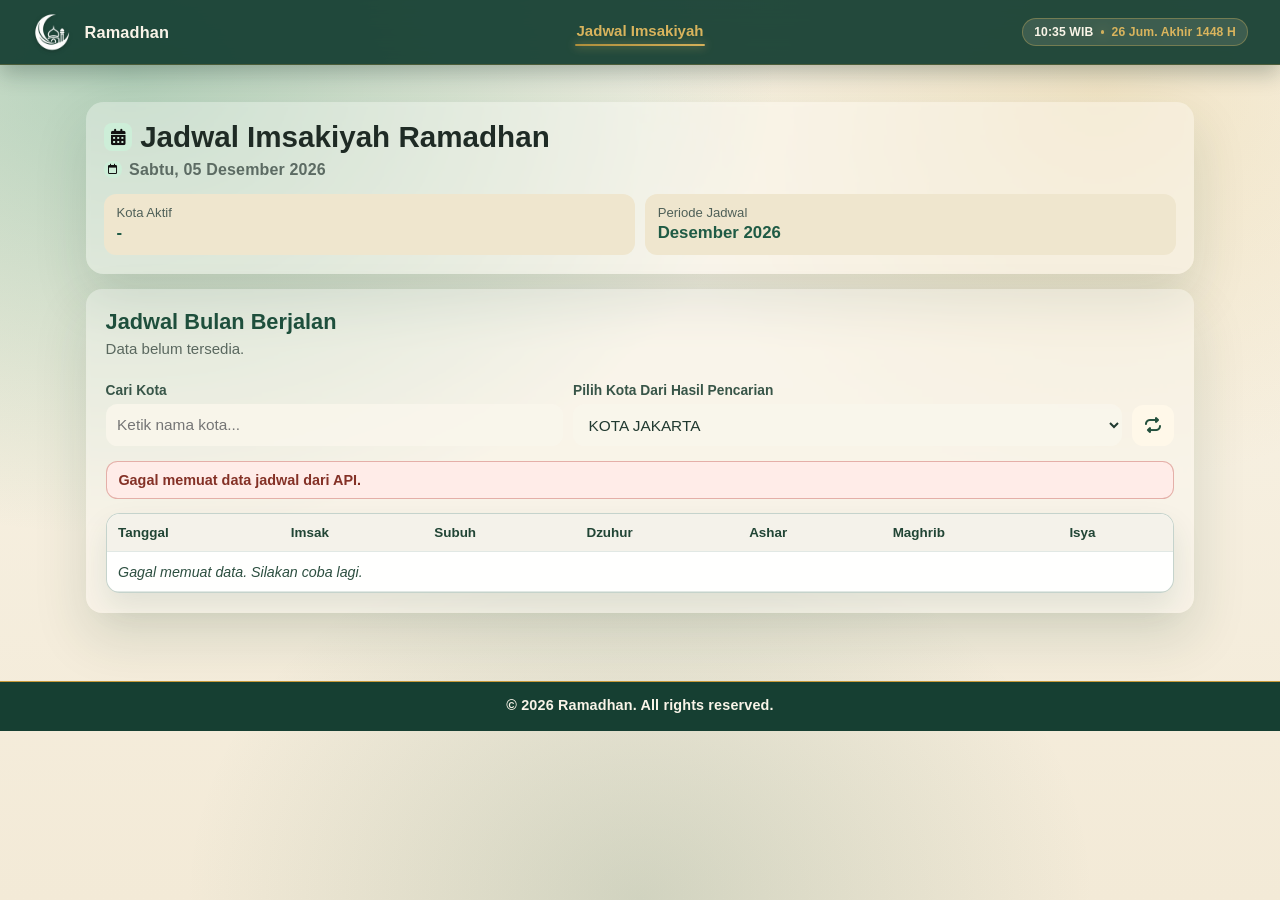
<file: misi-5/index.html>
<!doctype html>
<html lang="id">
<head>
  <meta charset="utf-8" />
  <meta name="viewport" content="width=device-width, initial-scale=1" />
  <title>Misi 5 - Jadwal Imsakiyah</title>
  <meta http-equiv="refresh" content="0; url=jadwal.html" />
  <script>
    window.location.replace("jadwal.html");
  </script>
</head>
<body>
  <p>Mengalihkan ke <a href="jadwal.html">halaman jadwal</a>...</p>
</body>
</html>
</file>
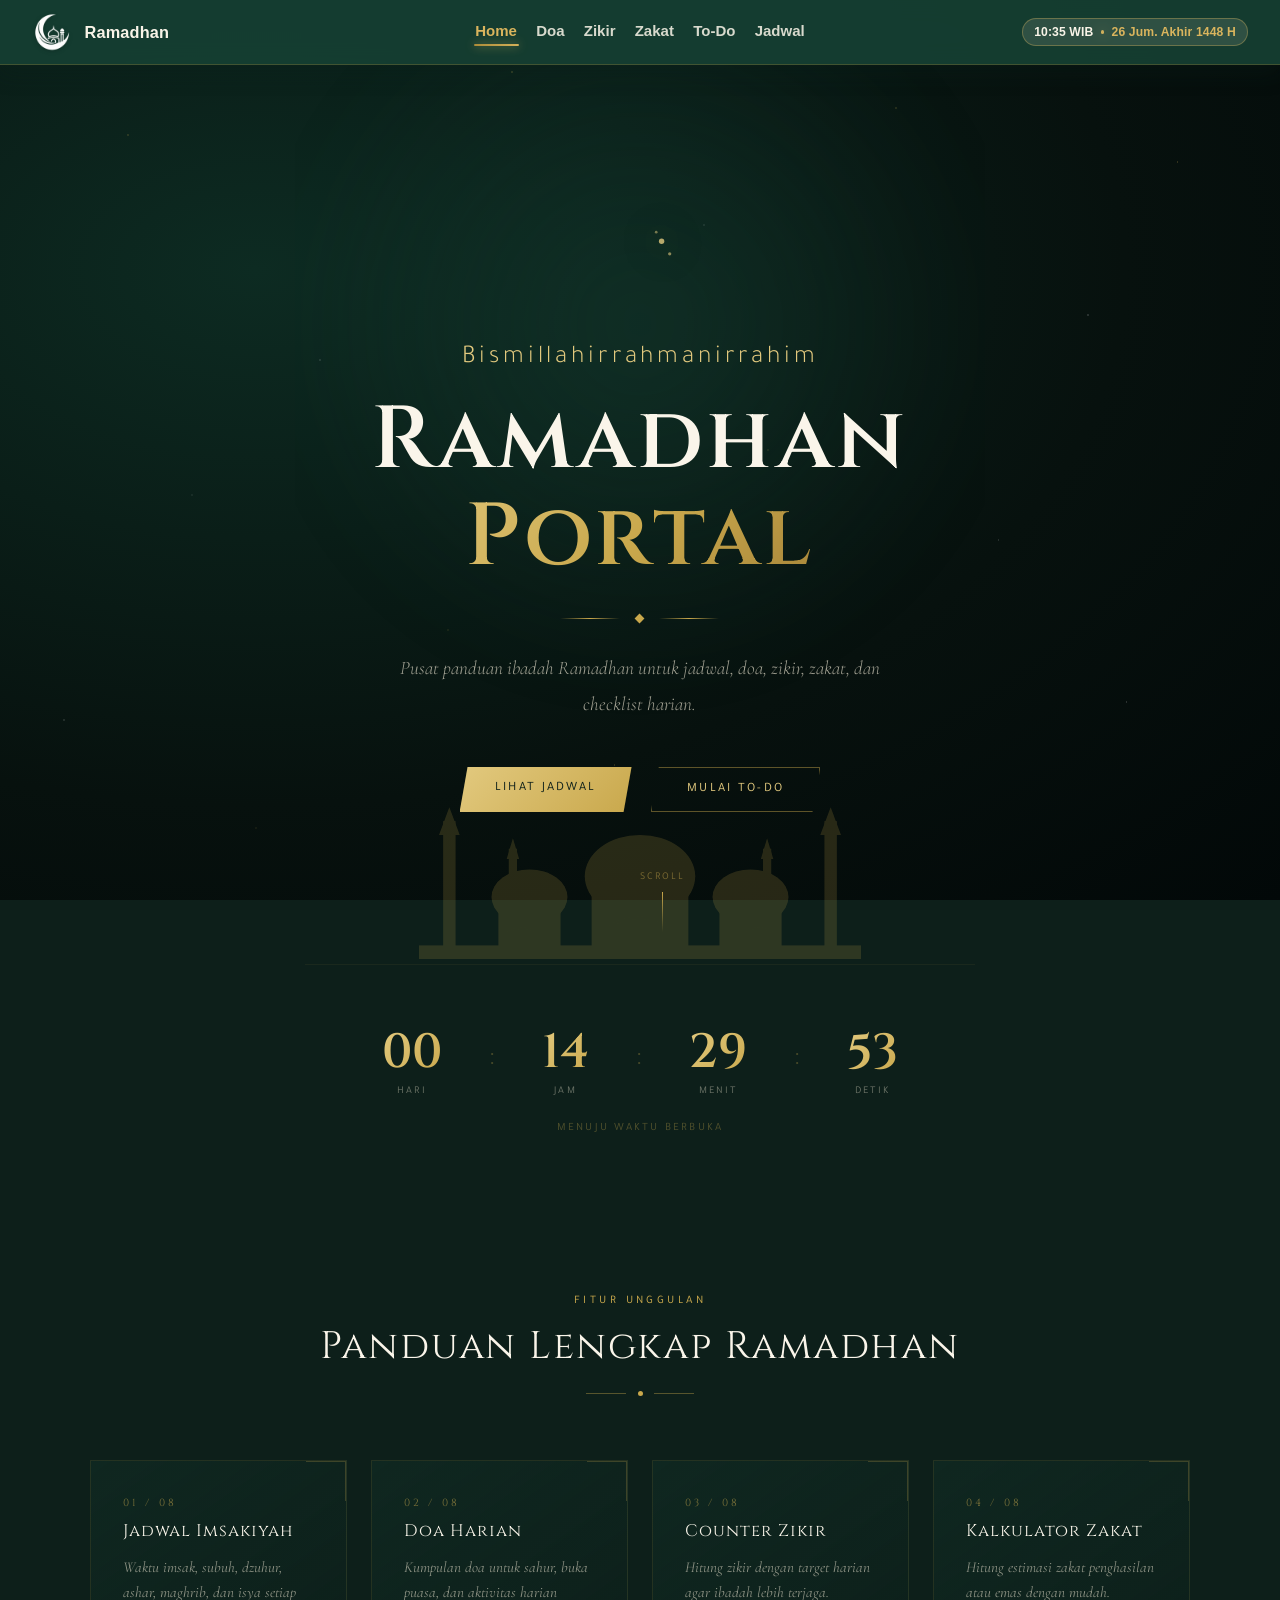
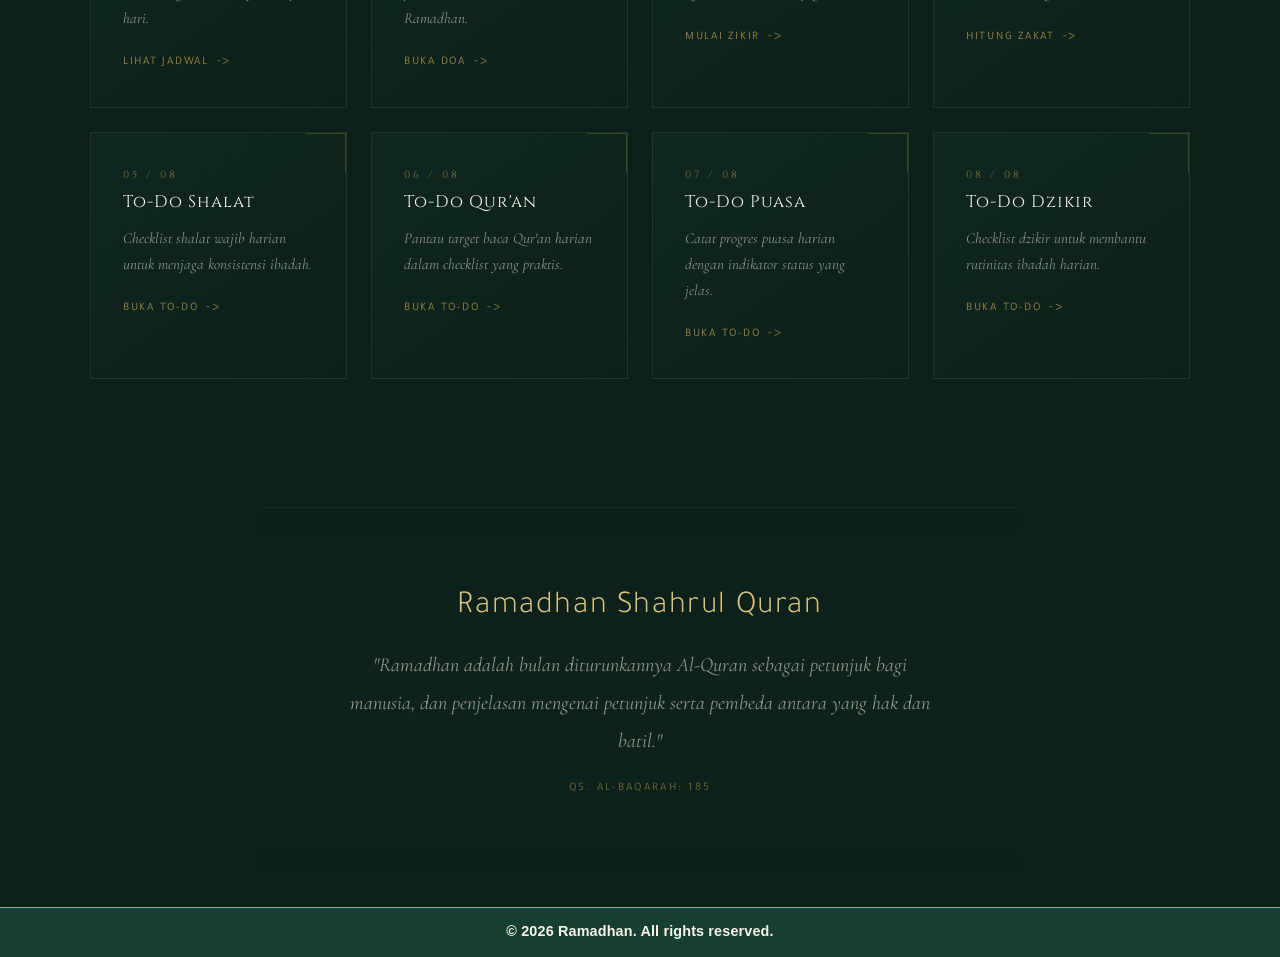
<file: misi-6/index.html>
<!doctype html>
<html lang="id">
<head>
  <meta charset="utf-8" />
  <meta name="viewport" content="width=device-width, initial-scale=1.0" />
  <title>Ramadhan Portal</title>
  <meta name="theme-color" content="#1f5b45" />
  <link
    rel="stylesheet"
    href="https://fonts.googleapis.com/css2?family=Cormorant+Garamond:ital,wght@0,300;0,400;0,600;1,300;1,400&family=Cinzel:wght@400;600&family=Tajawal:wght@300;400;500&display=swap"
  />
  <link rel="stylesheet" href="header-menu.css" />
  <link rel="stylesheet" href="footer-menu.css" />
  <link rel="stylesheet" href="portal.css" />
  <script src="header-menu.js" defer></script>
  <script src="footer-menu.js" defer></script>
</head>
<body class="portal-elegant-page">
  <div data-header-menu data-current-page="home"></div>

  <div class="stars-layer" aria-hidden="true"></div>

  <div class="scene">
    <section class="hero" aria-labelledby="portalHeroTitle">
      <div class="crescent-wrap" aria-hidden="true">
        <svg viewBox="0 0 100 100" fill="none" xmlns="http://www.w3.org/2000/svg">
          <defs>
            <radialGradient id="cg" cx="40%" cy="40%" r="60%">
              <stop offset="0%" stop-color="#E2C97E" />
              <stop offset="100%" stop-color="#9A7832" />
            </radialGradient>
          </defs>
          <path d="M50 10 A40 40 0 1 1 50 90 A28 28 0 1 0 50 10Z" fill="url(#cg)" opacity="0.92" />
          <circle cx="74" cy="28" r="3" fill="#E2C97E" opacity="0.8" />
          <circle cx="83" cy="42" r="1.8" fill="#E2C97E" opacity="0.6" />
          <circle cx="68" cy="18" r="1.5" fill="#E2C97E" opacity="0.5" />
        </svg>
      </div>

      <p class="hero-bismillah">Bismillahirrahmanirrahim</p>

      <h1 class="hero-title" id="portalHeroTitle">
        Ramadhan<br />
        <span>Portal</span>
      </h1>

      <div class="hero-divider" aria-hidden="true">
        <div class="line"></div>
        <div class="diamond"></div>
        <div class="line"></div>
      </div>

      <p class="hero-desc">
        Pusat panduan ibadah Ramadhan untuk jadwal, doa, zikir, zakat, dan checklist harian.
      </p>

      <div class="hero-cta">
        <a href="jadwal.html" class="btn-primary">Lihat Jadwal</a>
        <a href="todo-shalat.html" class="btn-outline">Mulai To-Do</a>
      </div>

      <div class="mosque-wrap" aria-hidden="true">
        <svg viewBox="0 0 1000 300" xmlns="http://www.w3.org/2000/svg" fill="#C9A84C">
          <ellipse cx="500" cy="180" rx="80" ry="60" />
          <rect x="430" y="180" width="140" height="120" />
          <ellipse cx="340" cy="210" rx="55" ry="40" />
          <rect x="295" y="210" width="90" height="90" />
          <ellipse cx="660" cy="210" rx="55" ry="40" />
          <rect x="615" y="210" width="90" height="90" />
          <rect x="215" y="100" width="18" height="200" />
          <polygon points="224,80 209,120 239,120" />
          <rect x="767" y="100" width="18" height="200" />
          <polygon points="776,80 761,120 791,120" />
          <rect x="310" y="140" width="12" height="160" />
          <polygon points="316,125 307,155 325,155" />
          <rect x="678" y="140" width="12" height="160" />
          <polygon points="684,125 675,155 693,155" />
          <rect x="180" y="280" width="640" height="20" />
          <path d="M440 300 Q440 240 500 240 Q560 240 560 300" stroke="#C9A84C" fill="none" stroke-width="3" />
          <path d="M295 300 Q295 255 330 255 Q365 255 365 300" stroke="#C9A84C" fill="none" stroke-width="2" />
          <path d="M635 300 Q635 255 670 255 Q705 255 705 300" stroke="#C9A84C" fill="none" stroke-width="2" />
        </svg>
      </div>

      <div class="scroll-hint" aria-hidden="true">
        <span>Scroll</span>
        <div class="scroll-line"></div>
      </div>
    </section>

    <div class="countdown-bar" id="countdown" aria-label="Hitung mundur waktu ibadah">
      <div class="count-item">
        <div class="count-num" id="cDays">00</div>
        <div class="count-label">Hari</div>
      </div>
      <div class="count-sep">:</div>
      <div class="count-item">
        <div class="count-num" id="cHours">00</div>
        <div class="count-label">Jam</div>
      </div>
      <div class="count-sep">:</div>
      <div class="count-item">
        <div class="count-num" id="cMins">00</div>
        <div class="count-label">Menit</div>
      </div>
      <div class="count-sep">:</div>
      <div class="count-item">
        <div class="count-num" id="cSecs">00</div>
        <div class="count-label">Detik</div>
      </div>
    </div>
    <p class="countdown-label" id="cdLabel">Menuju Waktu Berbuka</p>

    <section class="features" id="features" aria-labelledby="featuresTitle">
      <div class="section-header">
        <p class="section-eyebrow">Fitur Unggulan</p>
        <h2 class="section-title" id="featuresTitle">Panduan Lengkap Ramadhan</h2>
        <div class="section-ornament" aria-hidden="true">
          <div class="line"></div>
          <div class="dot"></div>
          <div class="line"></div>
        </div>
      </div>

      <div class="cards-grid">
        <a href="jadwal.html" class="card">
          <div class="card-corner"></div>
          <div class="card-number">01 / 08</div>
          <h3 class="card-title">Jadwal Imsakiyah</h3>
          <p class="card-desc">Waktu imsak, subuh, dzuhur, ashar, maghrib, dan isya setiap hari.</p>
          <span class="card-arrow">Lihat Jadwal</span>
        </a>

        <a href="doa.html" class="card">
          <div class="card-corner"></div>
          <div class="card-number">02 / 08</div>
          <h3 class="card-title">Doa Harian</h3>
          <p class="card-desc">Kumpulan doa untuk sahur, buka puasa, dan aktivitas harian Ramadhan.</p>
          <span class="card-arrow">Buka Doa</span>
        </a>

        <a href="zikir.html" class="card">
          <div class="card-corner"></div>
          <div class="card-number">03 / 08</div>
          <h3 class="card-title">Counter Zikir</h3>
          <p class="card-desc">Hitung zikir dengan target harian agar ibadah lebih terjaga.</p>
          <span class="card-arrow">Mulai Zikir</span>
        </a>

        <a href="zakat.html" class="card">
          <div class="card-corner"></div>
          <div class="card-number">04 / 08</div>
          <h3 class="card-title">Kalkulator Zakat</h3>
          <p class="card-desc">Hitung estimasi zakat penghasilan atau emas dengan mudah.</p>
          <span class="card-arrow">Hitung Zakat</span>
        </a>

        <a href="todo-shalat.html" class="card">
          <div class="card-corner"></div>
          <div class="card-number">05 / 08</div>
          <h3 class="card-title">To-Do Shalat</h3>
          <p class="card-desc">Checklist shalat wajib harian untuk menjaga konsistensi ibadah.</p>
          <span class="card-arrow">Buka To-Do</span>
        </a>

        <a href="todo-quran.html" class="card">
          <div class="card-corner"></div>
          <div class="card-number">06 / 08</div>
          <h3 class="card-title">To-Do Qur'an</h3>
          <p class="card-desc">Pantau target baca Qur'an harian dalam checklist yang praktis.</p>
          <span class="card-arrow">Buka To-Do</span>
        </a>

        <a href="todo-puasa.html" class="card">
          <div class="card-corner"></div>
          <div class="card-number">07 / 08</div>
          <h3 class="card-title">To-Do Puasa</h3>
          <p class="card-desc">Catat progres puasa harian dengan indikator status yang jelas.</p>
          <span class="card-arrow">Buka To-Do</span>
        </a>

        <a href="todo-dzikir.html" class="card">
          <div class="card-corner"></div>
          <div class="card-number">08 / 08</div>
          <h3 class="card-title">To-Do Dzikir</h3>
          <p class="card-desc">Checklist dzikir untuk membantu rutinitas ibadah harian.</p>
          <span class="card-arrow">Buka To-Do</span>
        </a>
      </div>
    </section>

    <section class="quote-section" aria-label="Kutipan Ramadhan">
      <p class="arabic-quote">Ramadhan Shahrul Quran</p>
      <blockquote class="quote-text">
        "Ramadhan adalah bulan diturunkannya Al-Quran sebagai petunjuk bagi manusia,
        dan penjelasan mengenai petunjuk serta pembeda antara yang hak dan batil."
      </blockquote>
      <p class="quote-source">QS. Al-Baqarah: 185</p>
    </section>
  </div>

  <footer data-footer-menu></footer>

  <script>
    (function () {
      function updateCountdown() {
        const now = new Date();
        const target = new Date(now);
        target.setHours(18, 5, 0, 0);

        if (now >= target) {
          target.setDate(target.getDate() + 1);
          target.setHours(4, 30, 0, 0);
          document.getElementById("cdLabel").textContent = "Menuju Waktu Imsak";
        } else {
          document.getElementById("cdLabel").textContent = "Menuju Waktu Berbuka";
        }

        const diff = Math.max(0, target - now);
        const days = Math.floor(diff / 86400000);
        const hours = Math.floor((diff % 86400000) / 3600000);
        const mins = Math.floor((diff % 3600000) / 60000);
        const secs = Math.floor((diff % 60000) / 1000);

        document.getElementById("cDays").textContent = String(days).padStart(2, "0");
        document.getElementById("cHours").textContent = String(hours).padStart(2, "0");
        document.getElementById("cMins").textContent = String(mins).padStart(2, "0");
        document.getElementById("cSecs").textContent = String(secs).padStart(2, "0");
      }

      updateCountdown();
      window.setInterval(updateCountdown, 1000);

      const cards = document.querySelectorAll(".card");
      const observer = new IntersectionObserver(
        (entries) => {
          entries.forEach((entry, index) => {
            if (!entry.isIntersecting) {
              return;
            }

            entry.target.style.animation = `fadeUp 0.7s ${index * 0.1}s forwards`;
            entry.target.style.opacity = "0";
            observer.unobserve(entry.target);
          });
        },
        { threshold: 0.15 }
      );

      cards.forEach((card) => {
        card.style.opacity = "0";
        observer.observe(card);
      });
    })();
  </script>
</body>
</html>
</file>
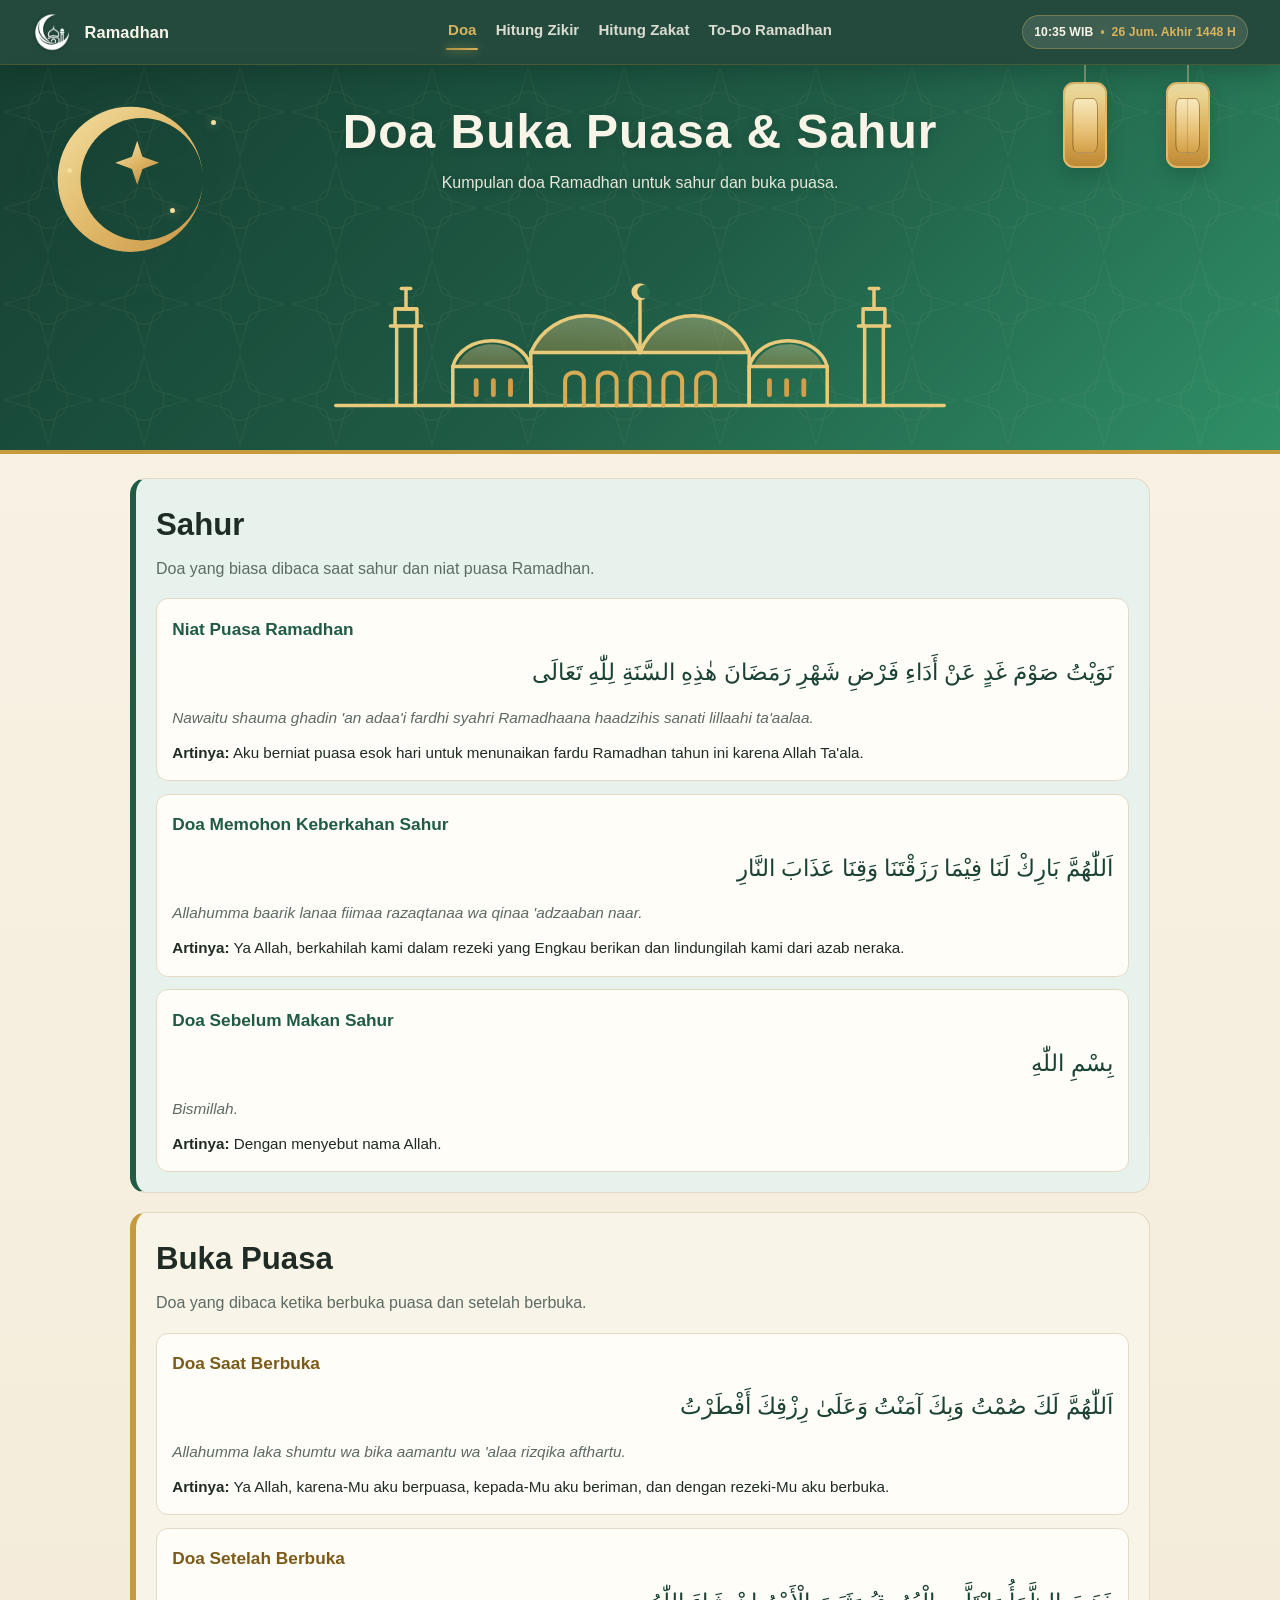
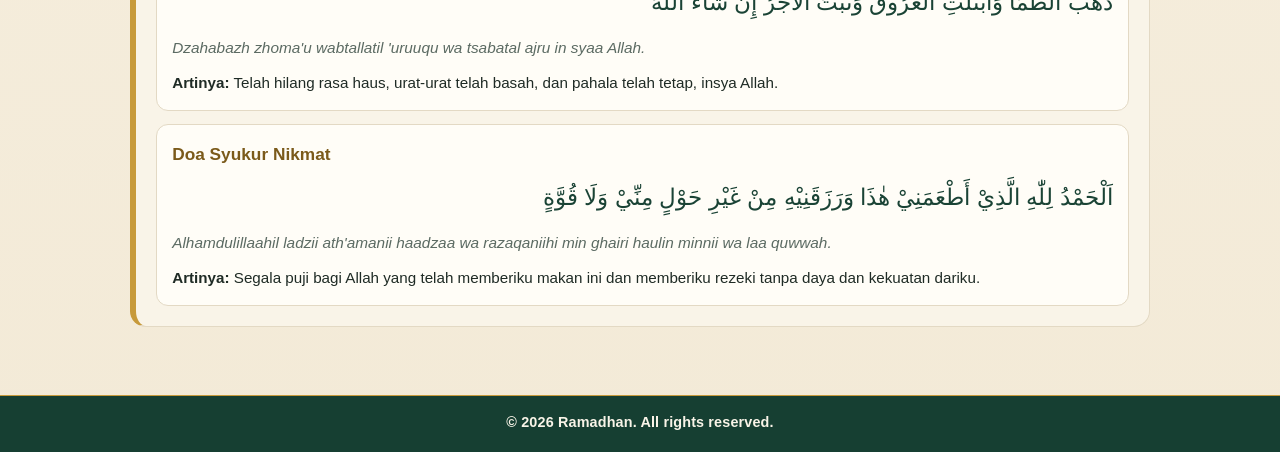
<file: doa.html>
﻿<!DOCTYPE html>
<html lang="id">
<head>
  <meta charset="UTF-8">
  <meta name="viewport" content="width=device-width, initial-scale=1.0">
  <title>Page Doa Buka Puasa & Sahur</title>
  <link rel="stylesheet" href="header-menu.css">
  <link rel="stylesheet" href="footer-menu.css">
  <link rel="stylesheet" href="doa.css">
  <script src="header-menu.js" defer></script>
  <script src="footer-menu.js" defer></script>
</head>
<body>
  <div data-header-menu data-current-page="doa"></div>

  <main>
    <section class="hero-banner">
      <div class="header-art" aria-hidden="true">
        <span class="moon"></span>
        <span class="star star-main"></span>
        <span class="spark spark-one"></span>
        <span class="spark spark-two"></span>
        <span class="spark spark-three"></span>

        <span class="lantern lantern-left"></span>
        <span class="lantern lantern-right"></span>

        <svg class="skyline" viewBox="0 0 1000 260" role="presentation" xmlns="http://www.w3.org/2000/svg">
          <defs>
            <linearGradient id="masjidGold" x1="0" y1="0" x2="0" y2="1">
              <stop offset="0%" stop-color="#f3dd9f" />
              <stop offset="100%" stop-color="#cf9a45" />
            </linearGradient>
          </defs>

          <g class="skyline-fill">
            <path d="M266 170C279 132 341 132 354 170Z" />
            <path d="M360 152C386 92 474 86 500 152Z" />
            <path d="M500 152C526 86 614 92 640 152Z" />
            <path d="M646 170C659 132 721 132 734 170Z" />
          </g>

          <g class="skyline-outline" fill="none" stroke-linecap="round" stroke-linejoin="round">
            <path d="M110 220H890" />

            <path d="M188 220V118" />
            <path d="M212 220V118" />
            <path d="M180 118H220" />
            <path d="M186 118V96H214V118" />
            <path d="M192 96H208" />
            <path d="M200 96V70" />
            <path d="M194 70H206" />

            <path d="M788 220V118" />
            <path d="M812 220V118" />
            <path d="M780 118H820" />
            <path d="M786 118V96H814V118" />
            <path d="M792 96H808" />
            <path d="M800 96V70" />
            <path d="M794 70H806" />

            <path d="M260 220V170H360V220" />
            <path d="M640 220V170H740V220" />
            <path d="M360 220V152H640V220" />

            <path d="M260 170C272 126 348 126 360 170" />
            <path d="M360 152C386 92 474 86 500 152" />
            <path d="M500 152C526 86 614 92 640 152" />
            <path d="M640 170C652 126 728 126 740 170" />

            <path d="M500 152V82" />
          </g>

          <g class="skyline-arch" fill="none" stroke-linecap="round" stroke-linejoin="round">
            <path d="M404 220V188C404 174 428 174 428 188V220" />
            <path d="M446 220V188C446 174 470 174 470 188V220" />
            <path d="M488 220V188C488 174 512 174 512 188V220" />
            <path d="M530 220V188C530 174 554 174 554 188V220" />
            <path d="M572 220V188C572 174 596 174 596 188V220" />
          </g>

          <g class="skyline-window" stroke-linecap="round">
            <path d="M290 188V206M312 188V206M334 188V206M666 188V206M688 188V206M710 188V206" />
          </g>

          <circle class="skyline-crescent-outer" cx="500" cy="74" r="11" />
          <circle class="skyline-crescent-cut" cx="505" cy="74" r="8.5" />
        </svg>
      </div>

      <div class="wrap header-content">
        <h1>Doa Buka Puasa & Sahur</h1>
        <p class="subtitle">Kumpulan doa Ramadhan untuk sahur dan buka puasa.</p>
      </div>
    </section>

    <div class="wrap page-main">
      <section class="doa-section section-sahur" aria-labelledby="judul-sahur">
        <h2 id="judul-sahur">Sahur</h2>
        <p class="section-intro">Doa yang biasa dibaca saat sahur dan niat puasa Ramadhan.</p>

        <article class="doa-item">
          <h3>Niat Puasa Ramadhan</h3>
          <p class="arabic">نَوَيْتُ صَوْمَ غَدٍ عَنْ أَدَاءِ فَرْضِ شَهْرِ رَمَضَانَ هٰذِهِ السَّنَةِ لِلّٰهِ تَعَالَى</p>
          <p class="latin">Nawaitu shauma ghadin 'an adaa'i fardhi syahri Ramadhaana haadzihis sanati lillaahi ta'aalaa.</p>
          <p class="arti"><strong>Artinya:</strong> Aku berniat puasa esok hari untuk menunaikan fardu Ramadhan tahun ini karena Allah Ta'ala.</p>
        </article>

        <article class="doa-item">
          <h3>Doa Memohon Keberkahan Sahur</h3>
          <p class="arabic">اَللّٰهُمَّ بَارِكْ لَنَا فِيْمَا رَزَقْتَنَا وَقِنَا عَذَابَ النَّارِ</p>
          <p class="latin">Allahumma baarik lanaa fiimaa razaqtanaa wa qinaa 'adzaaban naar.</p>
          <p class="arti"><strong>Artinya:</strong> Ya Allah, berkahilah kami dalam rezeki yang Engkau berikan dan lindungilah kami dari azab neraka.</p>
        </article>

        <article class="doa-item">
          <h3>Doa Sebelum Makan Sahur</h3>
          <p class="arabic">بِسْمِ اللّٰهِ</p>
          <p class="latin">Bismillah.</p>
          <p class="arti"><strong>Artinya:</strong> Dengan menyebut nama Allah.</p>
        </article>
      </section>

      <section class="doa-section section-buka" aria-labelledby="judul-buka">
        <h2 id="judul-buka">Buka Puasa</h2>
        <p class="section-intro">Doa yang dibaca ketika berbuka puasa dan setelah berbuka.</p>

        <article class="doa-item">
          <h3>Doa Saat Berbuka</h3>
          <p class="arabic">اَللّٰهُمَّ لَكَ صُمْتُ وَبِكَ آمَنْتُ وَعَلَىٰ رِزْقِكَ أَفْطَرْتُ</p>
          <p class="latin">Allahumma laka shumtu wa bika aamantu wa 'alaa rizqika afthartu.</p>
          <p class="arti"><strong>Artinya:</strong> Ya Allah, karena-Mu aku berpuasa, kepada-Mu aku beriman, dan dengan rezeki-Mu aku berbuka.</p>
        </article>

        <article class="doa-item">
          <h3>Doa Setelah Berbuka</h3>
          <p class="arabic">ذَهَبَ الظَّمَأُ وَابْتَلَّتِ الْعُرُوقُ وَثَبَتَ الْأَجْرُ إِنْ شَاءَ اللّٰهُ</p>
          <p class="latin">Dzahabazh zhoma'u wabtallatil 'uruuqu wa tsabatal ajru in syaa Allah.</p>
          <p class="arti"><strong>Artinya:</strong> Telah hilang rasa haus, urat-urat telah basah, dan pahala telah tetap, insya Allah.</p>
        </article>

        <article class="doa-item">
          <h3>Doa Syukur Nikmat</h3>
          <p class="arabic">اَلْحَمْدُ لِلّٰهِ الَّذِيْ أَطْعَمَنِيْ هٰذَا وَرَزَقَنِيْهِ مِنْ غَيْرِ حَوْلٍ مِنِّيْ وَلَا قُوَّةٍ</p>
          <p class="latin">Alhamdulillaahil ladzii ath'amanii haadzaa wa razaqaniihi min ghairi haulin minnii wa laa quwwah.</p>
          <p class="arti"><strong>Artinya:</strong> Segala puji bagi Allah yang telah memberiku makan ini dan memberiku rezeki tanpa daya dan kekuatan dariku.</p>
        </article>
      </section>
    </div>
  </main>

  <div data-footer-menu></div>
</body>
</html>
</file>
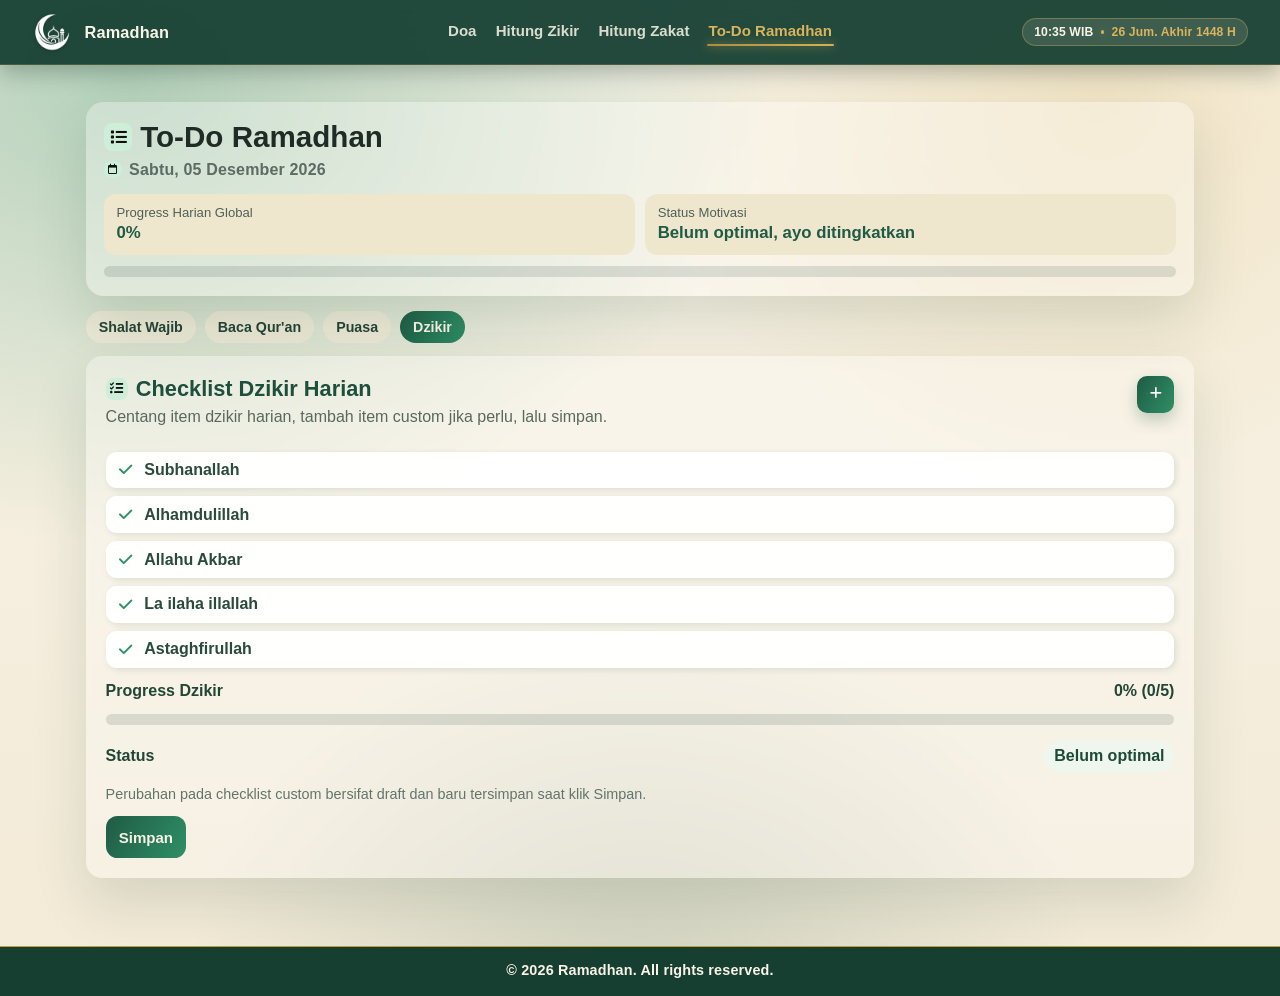
<file: todo-dzikir.html>
<!doctype html>
<html lang="id">
<head>
  <meta charset="utf-8" />
  <meta name="viewport" content="width=device-width, initial-scale=1" />
  <title>To-Do Ramadhan - Dzikir</title>
  <meta name="theme-color" content="#1f5b45" />
  <link rel="stylesheet" href="header-menu.css" />
  <link rel="stylesheet" href="footer-menu.css" />
  <link rel="stylesheet" href="todo.css" />
  <link
    rel="stylesheet"
    href="https://cdnjs.cloudflare.com/ajax/libs/font-awesome/6.5.2/css/all.min.css"
    crossorigin="anonymous"
    referrerpolicy="no-referrer"
  />
  <script src="header-menu.js" defer></script>
  <script src="footer-menu.js" defer></script>
</head>
<body class="todo-page">
  <div data-header-menu data-current-page="todo"></div>

  <main class="todo-shell">
    <section class="todo-hero" aria-label="Ringkasan progress harian">
      <h1>To-Do Ramadhan</h1>
      <p class="todo-hero__date" data-today-date>-</p>
      <div class="todo-summary">
        <article class="todo-summary__item">
          <span>Progress Harian Global</span>
          <strong data-global-progress>0%</strong>
        </article>
        <article class="todo-summary__item">
          <span>Status Motivasi</span>
          <strong data-global-motivation>Belum optimal</strong>
        </article>
      </div>
      <div class="todo-progress" aria-hidden="true">
        <div class="todo-progress__bar" data-global-progress-bar></div>
      </div>
    </section>

    <nav class="todo-tabs" aria-label="Tab checker Ramadhan">
      <a class="todo-tab" href="todo-shalat.html" data-todo-tab="shalat">Shalat Wajib</a>
      <a class="todo-tab" href="todo-quran.html" data-todo-tab="quran">Baca Qur'an</a>
      <a class="todo-tab" href="todo-puasa.html" data-todo-tab="puasa">Puasa</a>
      <a class="todo-tab" href="todo-dzikir.html" data-todo-tab="dzikir">Dzikir</a>
    </nav>

    <section class="todo-card todo-stack" aria-labelledby="dzikirTitle">
      <header class="todo-card__head todo-card__head--with-action">
        <div class="todo-card__head-main">
          <h2 id="dzikirTitle">Checklist Dzikir Harian</h2>
          <p>Centang item dzikir harian, tambah item custom jika perlu, lalu simpan.</p>
        </div>
        <button
          class="todo-btn todo-btn--head todo-btn--add-dzikir"
          type="button"
          id="dzikirOpenModalBtn"
          aria-haspopup="dialog"
          aria-controls="dzikirModal"
        >
          <i class="fa-solid fa-plus" aria-hidden="true"></i>
          <span>Tambah Dzikir</span>
        </button>
      </header>

      <div class="todo-checklist" id="dzikirChecklist" aria-live="polite"></div>

      <div class="todo-progress-line">
        <span>Progress Dzikir</span>
        <strong id="dzikirProgressText">0% (0/5)</strong>
      </div>
      <div class="todo-progress" aria-hidden="true">
        <div class="todo-progress__bar" id="dzikirProgressBar"></div>
      </div>

      <div class="todo-progress-line">
        <span>Status</span>
        <strong class="todo-status" id="dzikirStatus">Belum optimal</strong>
      </div>

      <p class="todo-hint">
        Perubahan pada checklist custom bersifat draft dan baru tersimpan saat klik Simpan.
      </p>

      <div class="todo-actions">
        <button class="todo-btn todo-btn--primary" type="button" id="dzikirSaveBtn">Simpan</button>
      </div>
    </section>
  </main>

  <div class="todo-modal" id="dzikirModal" hidden>
    <div class="todo-modal__backdrop" data-dzikir-modal-close></div>
    <div class="todo-modal__panel" role="dialog" aria-modal="true" aria-labelledby="dzikirModalTitle">
      <div class="todo-modal__head">
        <h3 id="dzikirModalTitle">Tambah Dzikir Custom</h3>
        <button
          class="todo-btn todo-btn--ghost todo-btn--mini todo-btn--icon"
          type="button"
          id="dzikirModalCloseBtn"
          aria-label="Tutup popup tambah dzikir"
          title="Tutup"
        >
          <i class="fa-regular fa-x fa-xmark" aria-hidden="true"></i>
        </button>
      </div>

      <p class="todo-hint">Isi dzikir custom. Saat kolom terakhir terisi, kolom baru muncul otomatis.</p>
      <div class="todo-modal__inputs" id="dzikirModalInputs" aria-live="polite"></div>

      <div class="todo-actions">
        <button class="todo-btn todo-btn--primary" type="button" id="dzikirModalSaveBtn">Simpan Dzikir</button>
      </div>
    </div>
  </div>

  <div data-footer-menu></div>
  <div class="todo-toast" id="todoToast" role="status" aria-live="polite" aria-atomic="true">Siap</div>

  <script src="todo-shared.js" defer></script>
  <script src="todo-dzikir.js" defer></script>
</body>
</html>
</file>
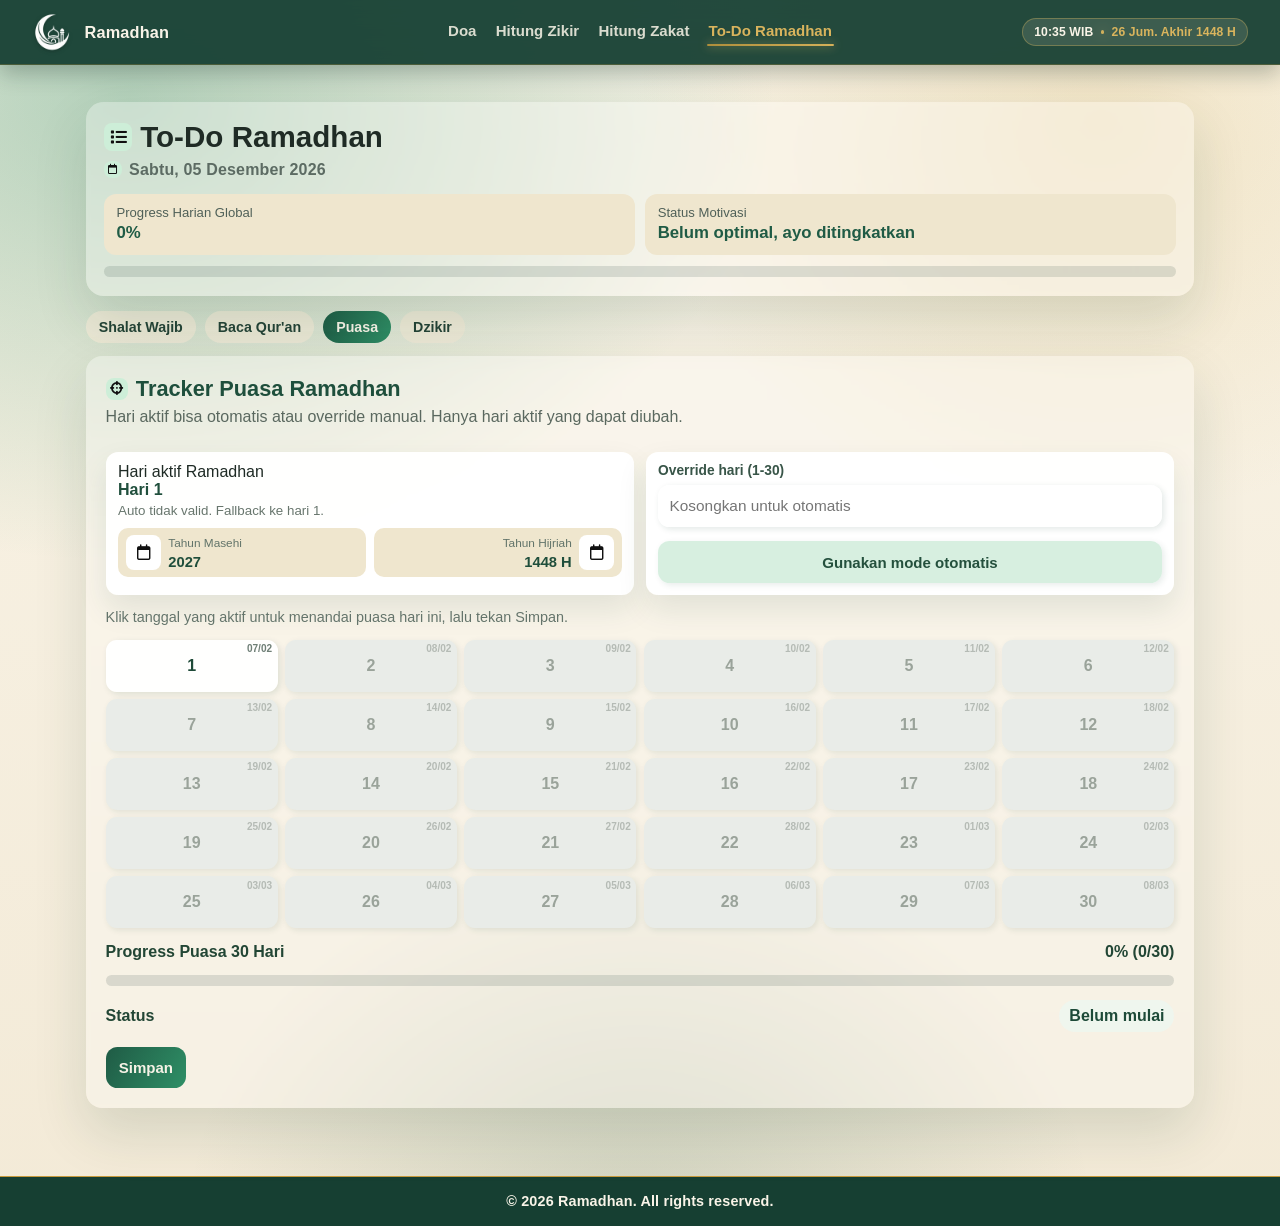
<file: todo-puasa.html>
<!doctype html>
<html lang="id">
<head>
  <meta charset="utf-8" />
  <meta name="viewport" content="width=device-width, initial-scale=1" />
  <title>To-Do Ramadhan - Puasa</title>
  <meta name="theme-color" content="#1f5b45" />
  <link rel="stylesheet" href="header-menu.css" />
  <link rel="stylesheet" href="footer-menu.css" />
  <link rel="stylesheet" href="todo.css" />
  <link
    rel="stylesheet"
    href="https://cdnjs.cloudflare.com/ajax/libs/font-awesome/6.5.2/css/all.min.css"
    crossorigin="anonymous"
    referrerpolicy="no-referrer"
  />
  <script src="header-menu.js" defer></script>
  <script src="footer-menu.js" defer></script>
</head>
<body class="todo-page">
  <div data-header-menu data-current-page="todo"></div>

  <main class="todo-shell">
    <section class="todo-hero" aria-label="Ringkasan progress harian">
      <h1>To-Do Ramadhan</h1>
      <p class="todo-hero__date" data-today-date>-</p>
      <div class="todo-summary">
        <article class="todo-summary__item">
          <span>Progress Harian Global</span>
          <strong data-global-progress>0%</strong>
        </article>
        <article class="todo-summary__item">
          <span>Status Motivasi</span>
          <strong data-global-motivation>Belum optimal</strong>
        </article>
      </div>
      <div class="todo-progress" aria-hidden="true">
        <div class="todo-progress__bar" data-global-progress-bar></div>
      </div>
    </section>

    <nav class="todo-tabs" aria-label="Tab checker Ramadhan">
      <a class="todo-tab" href="todo-shalat.html" data-todo-tab="shalat">Shalat Wajib</a>
      <a class="todo-tab" href="todo-quran.html" data-todo-tab="quran">Baca Qur'an</a>
      <a class="todo-tab" href="todo-puasa.html" data-todo-tab="puasa">Puasa</a>
      <a class="todo-tab" href="todo-dzikir.html" data-todo-tab="dzikir">Dzikir</a>
    </nav>

    <section class="todo-card todo-stack" aria-labelledby="puasaTitle">
      <header class="todo-card__head">
        <h2 id="puasaTitle">Tracker Puasa Ramadhan</h2>
        <p>Hari aktif bisa otomatis atau override manual. Hanya hari aktif yang dapat diubah.</p>
      </header>

      <div class="todo-grid-2">
        <div class="todo-panel todo-panel--puasa">
          <div>Hari aktif Ramadhan</div>
          <strong id="puasaActiveDay">Hari 1</strong>
          <small id="puasaSource">Mode otomatis.</small>
          <div class="todo-year-grid" aria-label="Informasi tahun kalender">
            <div class="todo-year-chip todo-year-chip--puasa todo-year-chip--puasa-left">
              <span>Tahun Masehi</span>
              <strong id="puasaGregorianYear">-</strong>
            </div>
            <div class="todo-year-chip todo-year-chip--puasa todo-year-chip--puasa-right">
              <span>Tahun Hijriah</span>
              <strong id="puasaHijriYear">-</strong>
            </div>
          </div>
        </div>

        <div class="todo-panel todo-panel--puasa todo-stack">
          <div class="todo-field">
            <label for="ramadanDayOverride">Override hari (1-30)</label>
            <input
              class="todo-input todo-input--override"
              type="number"
              id="ramadanDayOverride"
              min="1"
              max="30"
              step="1"
              placeholder="Kosongkan untuk otomatis"
            />
          </div>
          <button class="todo-btn todo-btn--ghost todo-btn--override-auto" type="button" id="clearOverrideBtn">
            Gunakan mode otomatis
          </button>
        </div>
      </div>

      <p class="todo-hint">Klik tanggal yang aktif untuk menandai puasa hari ini, lalu tekan Simpan.</p>
      <div class="todo-calendar" id="puasaCalendar" aria-label="Kalender puasa 1 sampai 30"></div>

      <div class="todo-progress-line">
        <span>Progress Puasa 30 Hari</span>
        <strong id="puasaProgressText">0%</strong>
      </div>
      <div class="todo-progress" aria-hidden="true">
        <div class="todo-progress__bar" id="puasaProgressBar"></div>
      </div>

      <div class="todo-progress-line">
        <span>Status</span>
        <strong class="todo-status" id="puasaStatus">Belum mulai</strong>
      </div>

      <div class="todo-actions">
        <button class="todo-btn todo-btn--primary" type="button" id="puasaSaveBtn">Simpan</button>
      </div>
    </section>
  </main>

  <div data-footer-menu></div>
  <div class="todo-toast" id="todoToast" role="status" aria-live="polite" aria-atomic="true">Siap</div>

  <script src="todo-shared.js" defer></script>
  <script src="todo-puasa.js" defer></script>
</body>
</html>
</file>
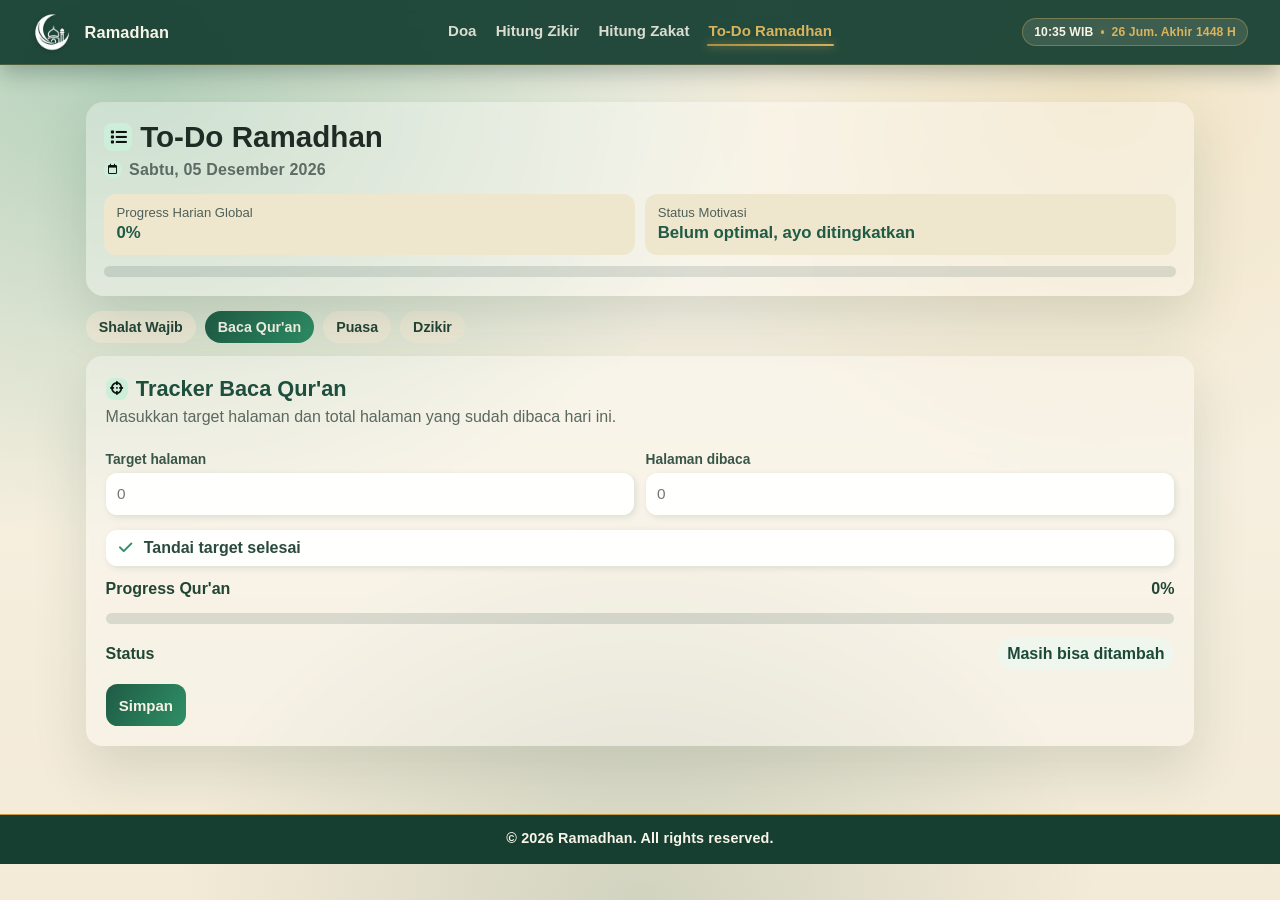
<file: todo-quran.html>
<!doctype html>
<html lang="id">
<head>
  <meta charset="utf-8" />
  <meta name="viewport" content="width=device-width, initial-scale=1" />
  <title>To-Do Ramadhan - Baca Qur'an</title>
  <meta name="theme-color" content="#1f5b45" />
  <link rel="stylesheet" href="header-menu.css" />
  <link rel="stylesheet" href="footer-menu.css" />
  <link rel="stylesheet" href="todo.css" />
  <link
    rel="stylesheet"
    href="https://cdnjs.cloudflare.com/ajax/libs/font-awesome/6.5.2/css/all.min.css"
    crossorigin="anonymous"
    referrerpolicy="no-referrer"
  />
  <script src="header-menu.js" defer></script>
  <script src="footer-menu.js" defer></script>
</head>
<body class="todo-page">
  <div data-header-menu data-current-page="todo"></div>

  <main class="todo-shell">
    <section class="todo-hero" aria-label="Ringkasan progress harian">
      <h1>To-Do Ramadhan</h1>
      <p class="todo-hero__date" data-today-date>-</p>
      <div class="todo-summary">
        <article class="todo-summary__item">
          <span>Progress Harian Global</span>
          <strong data-global-progress>0%</strong>
        </article>
        <article class="todo-summary__item">
          <span>Status Motivasi</span>
          <strong data-global-motivation>Belum optimal</strong>
        </article>
      </div>
      <div class="todo-progress" aria-hidden="true">
        <div class="todo-progress__bar" data-global-progress-bar></div>
      </div>
    </section>

    <nav class="todo-tabs" aria-label="Tab checker Ramadhan">
      <a class="todo-tab" href="todo-shalat.html" data-todo-tab="shalat">Shalat Wajib</a>
      <a class="todo-tab" href="todo-quran.html" data-todo-tab="quran">Baca Qur'an</a>
      <a class="todo-tab" href="todo-puasa.html" data-todo-tab="puasa">Puasa</a>
      <a class="todo-tab" href="todo-dzikir.html" data-todo-tab="dzikir">Dzikir</a>
    </nav>

    <section class="todo-card todo-stack" aria-labelledby="quranTitle">
      <header class="todo-card__head">
        <h2 id="quranTitle">Tracker Baca Qur'an</h2>
        <p>Masukkan target halaman dan total halaman yang sudah dibaca hari ini.</p>
      </header>

      <div class="todo-grid-2">
        <div class="todo-field">
          <label for="quranTarget">Target halaman</label>
          <input class="todo-input todo-input--quran" type="number" id="quranTarget" min="0" step="1" placeholder="0" />
        </div>
        <div class="todo-field">
          <label for="quranRead">Halaman dibaca</label>
          <input class="todo-input todo-input--quran" type="number" id="quranRead" min="0" step="1" placeholder="0" />
        </div>
      </div>

      <label class="todo-check-inline" for="quranDone">
        <input class="todo-checkbox-native" type="checkbox" id="quranDone" />
        <span class="todo-check-icon" aria-hidden="true">
          <i class="fa-solid fa-check todo-check-icon__glyph"></i>
        </span>
        <span class="todo-check-inline__text">Tandai target selesai</span>
      </label>

      <div class="todo-progress-line">
        <span>Progress Qur'an</span>
        <strong id="quranProgressText">0%</strong>
      </div>
      <div class="todo-progress" aria-hidden="true">
        <div class="todo-progress__bar" id="quranProgressBar"></div>
      </div>

      <div class="todo-progress-line">
        <span>Status</span>
        <strong class="todo-status" id="quranStatus">Masih bisa ditambah</strong>
      </div>

      <div class="todo-actions">
        <button class="todo-btn todo-btn--primary" type="button" id="quranSaveBtn">Simpan</button>
      </div>
    </section>
  </main>

  <div data-footer-menu></div>
  <div class="todo-toast" id="todoToast" role="status" aria-live="polite" aria-atomic="true">Siap</div>

  <script src="todo-shared.js" defer></script>
  <script src="todo-quran.js" defer></script>
</body>
</html>
</file>
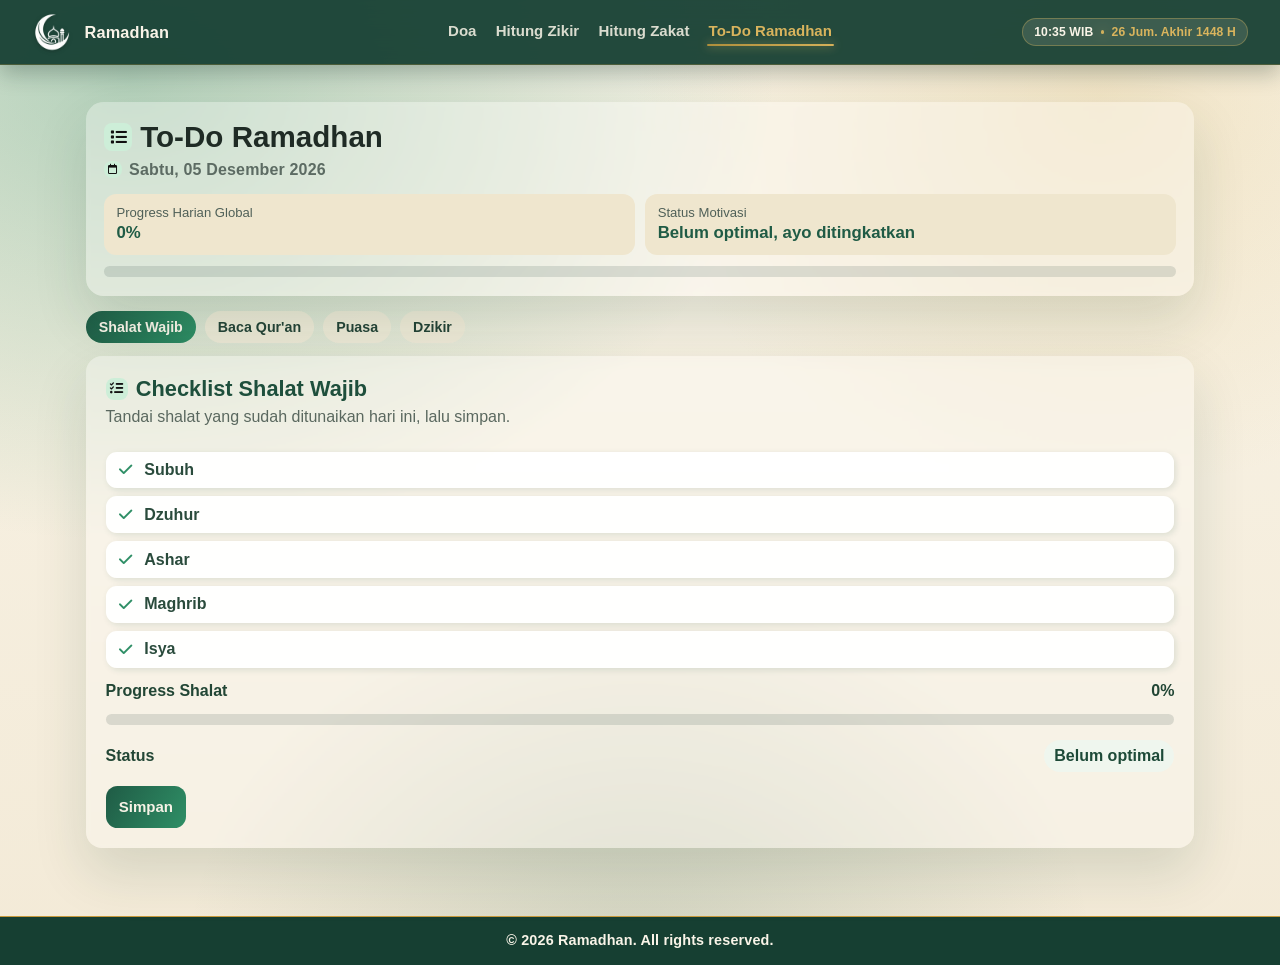
<file: todo-shalat.html>
<!doctype html>
<html lang="id">
<head>
  <meta charset="utf-8" />
  <meta name="viewport" content="width=device-width, initial-scale=1" />
  <title>To-Do Ramadhan - Shalat Wajib</title>
  <meta name="theme-color" content="#1f5b45" />
  <link rel="stylesheet" href="header-menu.css" />
  <link rel="stylesheet" href="footer-menu.css" />
  <link rel="stylesheet" href="todo.css" />
  <link
    rel="stylesheet"
    href="https://cdnjs.cloudflare.com/ajax/libs/font-awesome/6.5.2/css/all.min.css"
    crossorigin="anonymous"
    referrerpolicy="no-referrer"
  />
  <script src="header-menu.js" defer></script>
  <script src="footer-menu.js" defer></script>
</head>
<body class="todo-page">
  <div data-header-menu data-current-page="todo"></div>

  <main class="todo-shell">
    <section class="todo-hero" aria-label="Ringkasan progress harian">
      <h1>To-Do Ramadhan</h1>
      <p class="todo-hero__date" data-today-date>-</p>
      <div class="todo-summary">
        <article class="todo-summary__item">
          <span>Progress Harian Global</span>
          <strong data-global-progress>0%</strong>
        </article>
        <article class="todo-summary__item">
          <span>Status Motivasi</span>
          <strong data-global-motivation>Belum optimal</strong>
        </article>
      </div>
      <div class="todo-progress" aria-hidden="true">
        <div class="todo-progress__bar" data-global-progress-bar></div>
      </div>
    </section>

    <nav class="todo-tabs" aria-label="Tab checker Ramadhan">
      <a class="todo-tab" href="todo-shalat.html" data-todo-tab="shalat">Shalat Wajib</a>
      <a class="todo-tab" href="todo-quran.html" data-todo-tab="quran">Baca Qur'an</a>
      <a class="todo-tab" href="todo-puasa.html" data-todo-tab="puasa">Puasa</a>
      <a class="todo-tab" href="todo-dzikir.html" data-todo-tab="dzikir">Dzikir</a>
    </nav>

    <section class="todo-card todo-stack" aria-labelledby="shalatTitle">
      <header class="todo-card__head">
        <h2 id="shalatTitle">Checklist Shalat Wajib</h2>
        <p>Tandai shalat yang sudah ditunaikan hari ini, lalu simpan.</p>
      </header>

      <div class="todo-checklist" id="shalatChecklist">
        <label class="todo-checklist__item" for="shalatSubuh">
          <input class="todo-checkbox-native" type="checkbox" id="shalatSubuh" data-prayer="subuh" />
          <span class="todo-check-icon" aria-hidden="true">
            <i class="fa-solid fa-check todo-check-icon__glyph"></i>
          </span>
          <span class="todo-checklist__text">Subuh</span>
        </label>
        <label class="todo-checklist__item" for="shalatDzuhur">
          <input class="todo-checkbox-native" type="checkbox" id="shalatDzuhur" data-prayer="dzuhur" />
          <span class="todo-check-icon" aria-hidden="true">
            <i class="fa-solid fa-check todo-check-icon__glyph"></i>
          </span>
          <span class="todo-checklist__text">Dzuhur</span>
        </label>
        <label class="todo-checklist__item" for="shalatAshar">
          <input class="todo-checkbox-native" type="checkbox" id="shalatAshar" data-prayer="ashar" />
          <span class="todo-check-icon" aria-hidden="true">
            <i class="fa-solid fa-check todo-check-icon__glyph"></i>
          </span>
          <span class="todo-checklist__text">Ashar</span>
        </label>
        <label class="todo-checklist__item" for="shalatMaghrib">
          <input class="todo-checkbox-native" type="checkbox" id="shalatMaghrib" data-prayer="maghrib" />
          <span class="todo-check-icon" aria-hidden="true">
            <i class="fa-solid fa-check todo-check-icon__glyph"></i>
          </span>
          <span class="todo-checklist__text">Maghrib</span>
        </label>
        <label class="todo-checklist__item" for="shalatIsya">
          <input class="todo-checkbox-native" type="checkbox" id="shalatIsya" data-prayer="isya" />
          <span class="todo-check-icon" aria-hidden="true">
            <i class="fa-solid fa-check todo-check-icon__glyph"></i>
          </span>
          <span class="todo-checklist__text">Isya</span>
        </label>
      </div>

      <div class="todo-progress-line">
        <span>Progress Shalat</span>
        <strong id="shalatProgressText">0%</strong>
      </div>
      <div class="todo-progress" aria-hidden="true">
        <div class="todo-progress__bar" id="shalatProgressBar"></div>
      </div>

      <div class="todo-progress-line">
        <span>Status</span>
        <strong class="todo-status" id="shalatStatus">Belum optimal</strong>
      </div>

      <div class="todo-actions">
        <button class="todo-btn todo-btn--primary" type="button" id="shalatSaveBtn">Simpan</button>
      </div>
    </section>
  </main>

  <div data-footer-menu></div>
  <div class="todo-toast" id="todoToast" role="status" aria-live="polite" aria-atomic="true">Siap</div>

  <script src="todo-shared.js" defer></script>
  <script src="todo-shalat.js" defer></script>
</body>
</html>
</file>
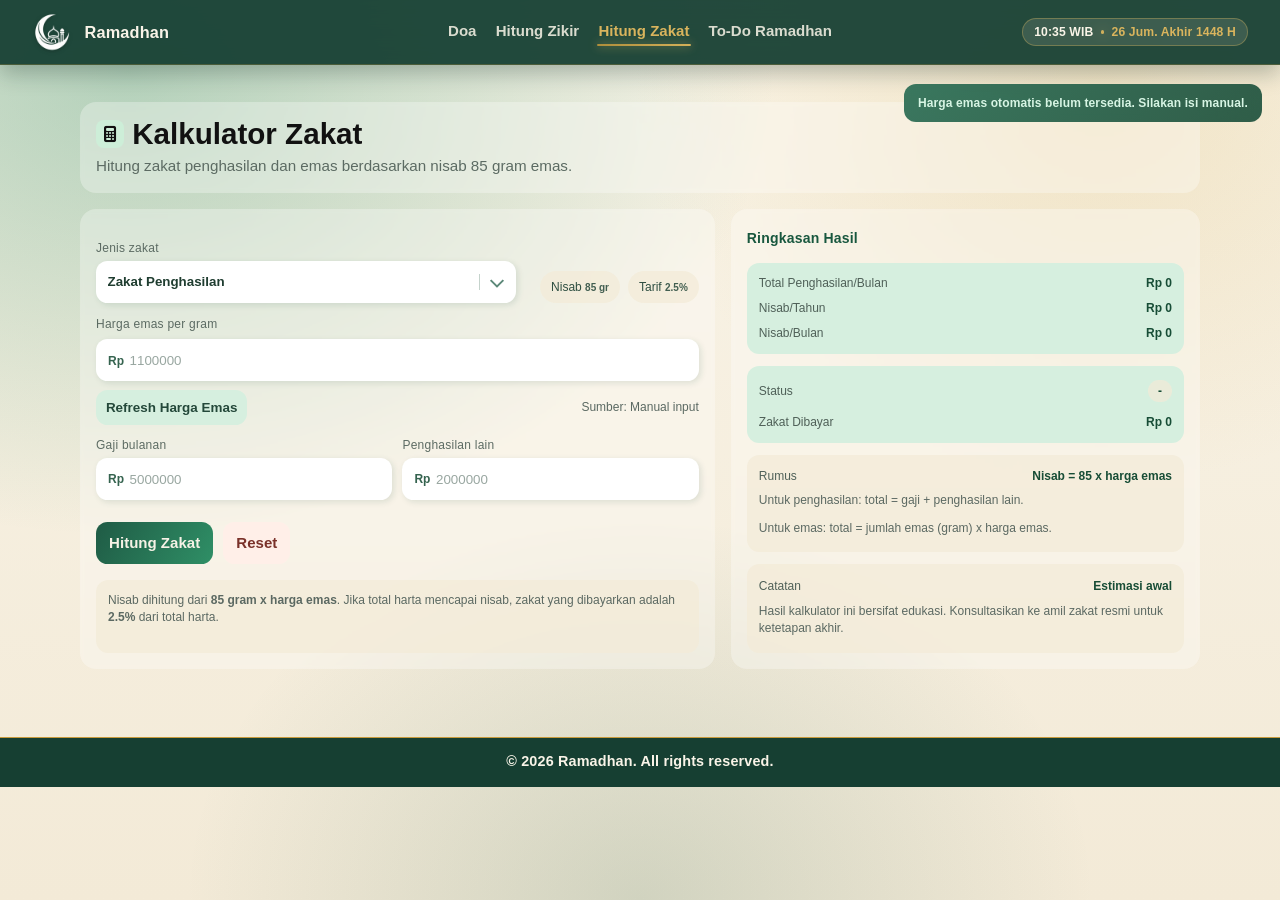
<file: zakat.html>
﻿<!doctype html>
<html lang="id">
<head>
  <meta charset="utf-8" />
  <meta name="viewport" content="width=device-width, initial-scale=1" />
  <title>Kalkulator Zakat</title>
  <meta name="theme-color" content="#1f5b45" />
  <link rel="stylesheet" href="header-menu.css" />
  <link rel="stylesheet" href="footer-menu.css" />
  <link rel="stylesheet" href="zakat.css" />
  <link
    rel="stylesheet"
    href="https://cdnjs.cloudflare.com/ajax/libs/font-awesome/6.5.2/css/all.min.css"
    crossorigin="anonymous"
    referrerpolicy="no-referrer"
  />
  <script src="header-menu.js" defer></script>
  <script src="footer-menu.js" defer></script>
</head>
<body>
  <div data-header-menu data-current-page="zakat"></div>
  <div class="grain" aria-hidden="true"></div>

  <main class="wrap enter">
    <header>
      <div class="brand">
        <h1>Kalkulator Zakat</h1>
        <p>Hitung zakat penghasilan dan emas berdasarkan nisab 85 gram emas.</p>
      </div>
    </header>

    <section class="grid">
      <div class="card">
        <div class="main">
          <div class="toprow">
            <div class="zakat-selector">
              <label for="zakatType">Jenis zakat</label>
              <div class="select">
                <select id="zakatType" aria-label="Jenis zakat">
                  <option value="penghasilan">Zakat Penghasilan</option>
                  <option value="emas">Zakat Emas</option>
                </select>
              </div>
            </div>

            <div class="modes" aria-label="Informasi cepat">
              <div class="chip is-static">Nisab <small>85 gr</small></div>
              <div class="chip is-static">Tarif <small>2.5%</small></div>
            </div>
          </div>

          <form id="zakatForm" class="formArea">
            <div class="form-group">
              <label for="hargaEmas">Harga emas per gram</label>
              <div class="input-wrap">
                <span class="input-prefix">Rp</span>
                <input
                  type="number"
                  id="hargaEmas"
                  class="input-control has-prefix"
                  placeholder="1100000"
                  min="0"
                  step="1000"
                  required
                />
              </div>
              <div class="gold-price-tools">
                <button type="button" class="gold-refresh-btn" id="refreshGoldPriceBtn">Refresh Harga Emas</button>
                <p class="hint gold-source" id="goldPriceSource">Sumber: Memuat harga emas harian...</p>
              </div>
            </div>

            <div id="formPenghasilan" class="dynamic-form visible">
              <div class="form-row">
                <div class="form-group">
                  <label for="gaji">Gaji bulanan</label>
                  <div class="input-wrap">
                    <span class="input-prefix">Rp</span>
                    <input
                      type="number"
                      id="gaji"
                      class="input-control has-prefix"
                      placeholder="5000000"
                      min="0"
                      step="1000"
                    />
                  </div>
                </div>

                <div class="form-group">
                  <label for="penghasilanLain">Penghasilan lain</label>
                  <div class="input-wrap">
                    <span class="input-prefix">Rp</span>
                    <input
                      type="number"
                      id="penghasilanLain"
                      class="input-control has-prefix"
                      placeholder="2000000"
                      min="0"
                      step="1000"
                    />
                  </div>
                </div>
              </div>
            </div>

            <div id="formEmas" class="dynamic-form hidden">
              <div class="form-row single">
                <div class="form-group">
                  <label for="totalEmas">Total emas dimiliki</label>
                  <div class="input-wrap">
                    <input
                      type="number"
                      id="totalEmas"
                      class="input-control has-suffix"
                      placeholder="100"
                      min="0"
                      step="0.1"
                    />
                    <span class="input-suffix">gram</span>
                  </div>
                </div>
              </div>
            </div>

            <div class="actions">
              <div class="btns">
                <button type="submit" class="primary" id="calculateBtn">Hitung Zakat</button>
                <button type="button" class="danger" id="resetBtn">Reset</button>
              </div>
            </div>
          </form>

          <div class="info-box">
            <p class="hint">
              Nisab dihitung dari <strong>85 gram x harga emas</strong>. Jika total harta mencapai nisab,
              zakat yang dibayarkan adalah <strong>2.5%</strong> dari total harta.
            </p>
          </div>
        </div>
      </div>

      <div class="card">
        <div class="side">
          <div class="panelTitle">
            <h2>Ringkasan Hasil</h2>
          </div>

          <div class="field field--soft-green">
            <div class="row"><span id="resultTotalLabel">Total Penghasilan/Bulan</span><strong id="resultTotal">Rp 0</strong></div>
            <div class="row"><span id="resultNisabYearLabel">Nisab/Tahun</span><strong id="resultNisab">Rp 0</strong></div>
            <div class="row" id="resultNisabBulananRow"><span>Nisab/Bulan</span><strong id="resultNisabBulanan">Rp 0</strong></div>
          </div>

          <div class="field field--soft-green">
            <div class="row"><span>Status</span><strong id="resultStatus" class="status status-idle">-</strong></div>
            <div class="row"><span>Zakat Dibayar</span><strong id="resultZakat">Rp 0</strong></div>
          </div>

          <div class="field">
            <div class="row"><span>Rumus</span><strong>Nisab = 85 x harga emas</strong></div>
            <p class="hint">Untuk penghasilan: total = gaji + penghasilan lain.</p>
            <p class="hint">Untuk emas: total = jumlah emas (gram) x harga emas.</p>
          </div>

          <div class="field">
            <div class="row"><span>Catatan</span><strong>Estimasi awal</strong></div>
            <p class="hint">Hasil kalkulator ini bersifat edukasi. Konsultasikan ke amil zakat resmi untuk ketetapan akhir.</p>
          </div>
        </div>
      </div>
    </section>
  </main>

  <footer data-footer-menu class="site-footer" role="contentinfo"></footer>
  <div class="toast" id="toast" role="status" aria-live="polite" aria-atomic="true">Siap</div>

  <script src="zakat.js" defer></script>
</body>
</html>
</file>
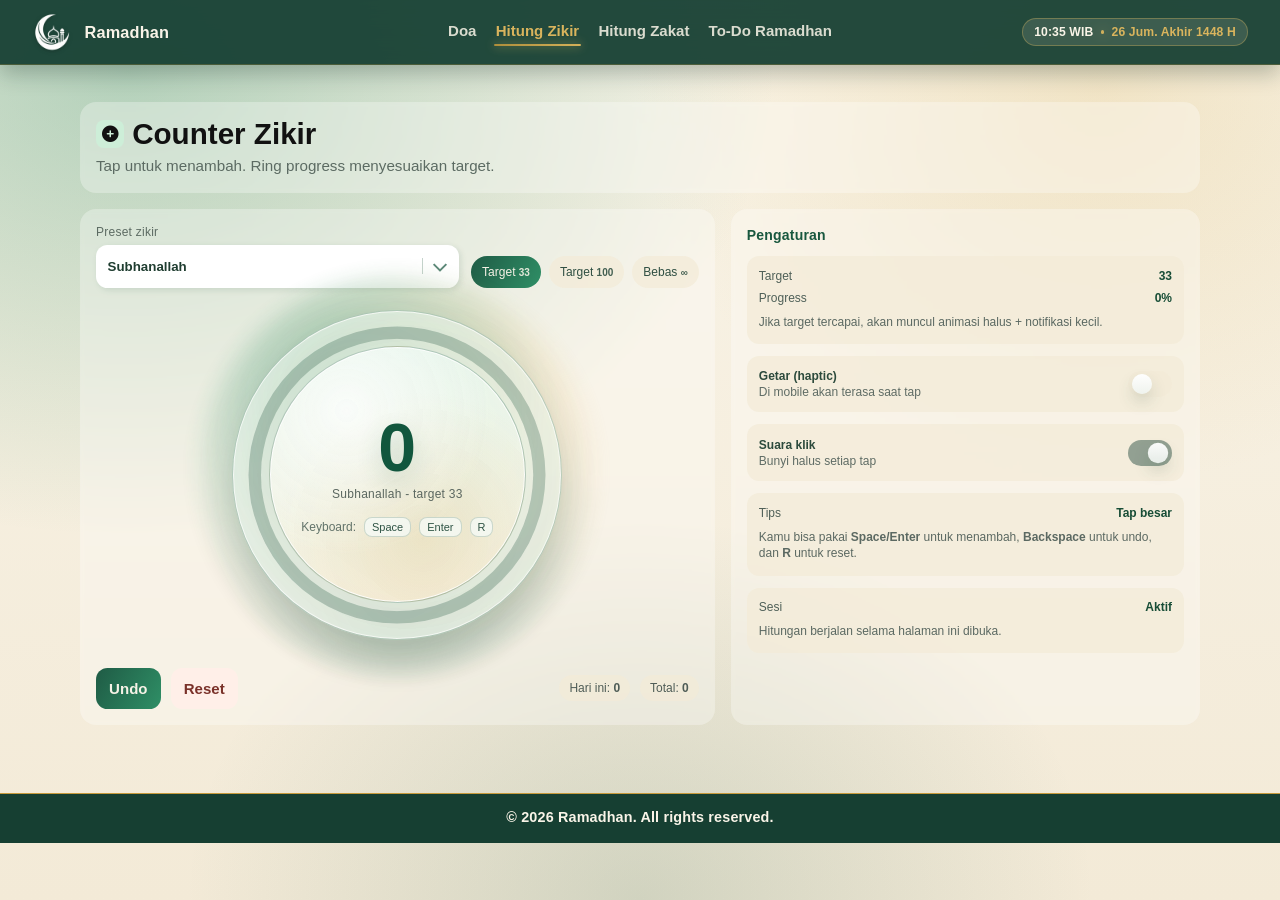
<file: zikir.html>
<!doctype html>
<html lang="id">
<head>
  <meta charset="utf-8" />
  <meta name="viewport" content="width=device-width, initial-scale=1" />
  <title>Counter Zikir</title>
  <meta name="theme-color" content="#1f5b45" />
  <link rel="stylesheet" href="header-menu.css" />
  <link rel="stylesheet" href="footer-menu.css" />
  <link rel="stylesheet" href="zikir.css" />
  <link
    rel="stylesheet"
    href="https://cdnjs.cloudflare.com/ajax/libs/font-awesome/6.5.2/css/all.min.css"
    crossorigin="anonymous"
    referrerpolicy="no-referrer"
  />
  <script src="header-menu.js" defer></script>
  <script src="footer-menu.js" defer></script>
</head>
<body>
  <div data-header-menu data-current-page="zikir"></div>
  <div class="grain"></div>

  <div class="wrap enter">
    <header>
      <div class="brand">
        <h1>Counter Zikir</h1>
        <p>Tap untuk menambah. Ring progress menyesuaikan target.</p>
      </div>
    </header>

    <section class="grid">
      <!-- MAIN -->
      <div class="card">
        <div class="main">
          <div class="toprow">
            <div class="dhikr">
              <label for="preset">Preset zikir</label>
              <div class="select">
                <select id="preset" aria-label="Preset zikir">
                  <option value="Subhanallah">Subhanallah</option>
                  <option value="Alhamdulillah">Alhamdulillah</option>
                  <option value="Allahu Akbar">Allahu Akbar</option>
                  <option value="La ilaha illallah">La ilaha illallah</option>
                  <option value="Astaghfirullah">Astaghfirullah</option>
                  <option value="custom">Custom...</option>
                </select>
              </div>
              <input id="customText" type="text" placeholder="Tulis zikir custom..." style="display:none" />
            </div>

            <div class="modes" aria-label="Mode target">
              <div class="chip active" data-target="33">Target <small>33</small></div>
              <div class="chip" data-target="100">Target <small>100</small></div>
              <div class="chip" data-target="0">Bebas <small>&infin;</small></div>
            </div>
          </div>

          <div class="center">
            <div class="counterWrap" id="counterWrap">
              <div class="halo"></div>
              <div class="ring"></div>

              <svg class="svg" viewBox="0 0 320 320" aria-hidden="true">
                <defs>
                  <linearGradient id="grad" x1="0" y1="0" x2="1" y2="1">
                    <stop offset="0%" stop-color="var(--ring-gold1)"/>
                    <stop offset="52%" stop-color="var(--ring-gold2)"/>
                    <stop offset="100%" stop-color="var(--ring-gold3)"/>
                  </linearGradient>
                </defs>
                <!-- radius=138, center=160 -->
                <circle class="track" cx="160" cy="160" r="138"></circle>
                <circle class="prog" id="prog" cx="160" cy="160" r="138"></circle>
              </svg>

              <div class="tap" id="tap" role="button" tabindex="0" aria-label="Tambah zikir">
                <div class="count">
                  <div class="num" id="num">0</div>
                  <div class="sub" id="label">Subhanallah - target 33</div>
                  <div class="kbd"><span>Keyboard:</span> <kbd>Space</kbd> <kbd>Enter</kbd> <kbd>R</kbd></div>
                </div>
              </div>
            </div>
          </div>

          <div class="actions">
            <div class="btns">
              <button class="primary" id="minus" title="Kurangi 1 (Backspace)">Undo</button>
              <button id="reset" class="danger" title="Reset hitungan (R)">Reset</button>
            </div>
            <div class="meta">
              <div class="badge">Hari ini: <strong id="todayCount">0</strong></div>
              <div class="badge">Total: <strong id="totalCount">0</strong></div>
            </div>
          </div>
        </div>
      </div>

      <!-- SIDE -->
      <div class="card">
        <div class="side">
          <div class="panelTitle">
            <h2>Pengaturan</h2>
          </div>

          <div class="field">
            <div class="row"><span>Target</span><strong id="targetText">33</strong></div>
            <div class="row"><span>Progress</span><strong id="progressText">0%</strong></div>
            <p class="hint">Jika target tercapai, akan muncul animasi halus + notifikasi kecil.</p>
          </div>

          <div class="field">
            <div class="toggle">
              <div class="toggle-copy">
                <div class="toggle-title">Getar (haptic)</div>
                <div class="toggle-desc">Di mobile akan terasa saat tap</div>
              </div>
              <div class="switch" id="haptic"></div>
            </div>
          </div>

          <div class="field">
            <div class="toggle">
              <div class="toggle-copy">
                <div class="toggle-title">Suara klik</div>
                <div class="toggle-desc">Bunyi halus setiap tap</div>
              </div>
              <div class="switch on" id="sound"></div>
            </div>
          </div>

          <div class="field">
            <div class="row"><span>Tips</span><strong>Tap besar</strong></div>
            <p class="hint">
              Kamu bisa pakai <b>Space/Enter</b> untuk menambah, <b>Backspace</b> untuk undo, dan <b>R</b> untuk reset.
            </p>
          </div>

          <div class="field">
            <div class="row"><span>Sesi</span><strong>Aktif</strong></div>
            <p class="hint">Hitungan berjalan selama halaman ini dibuka.</p>
          </div>

        </div>
      </div>
    </section>
  </div>

  <div data-footer-menu></div>
  <div class="toast" id="toast" role="status" aria-live="polite" aria-atomic="true">Siap</div>
  <script src="zikir.js" defer></script>
</body>
</html>
</file>
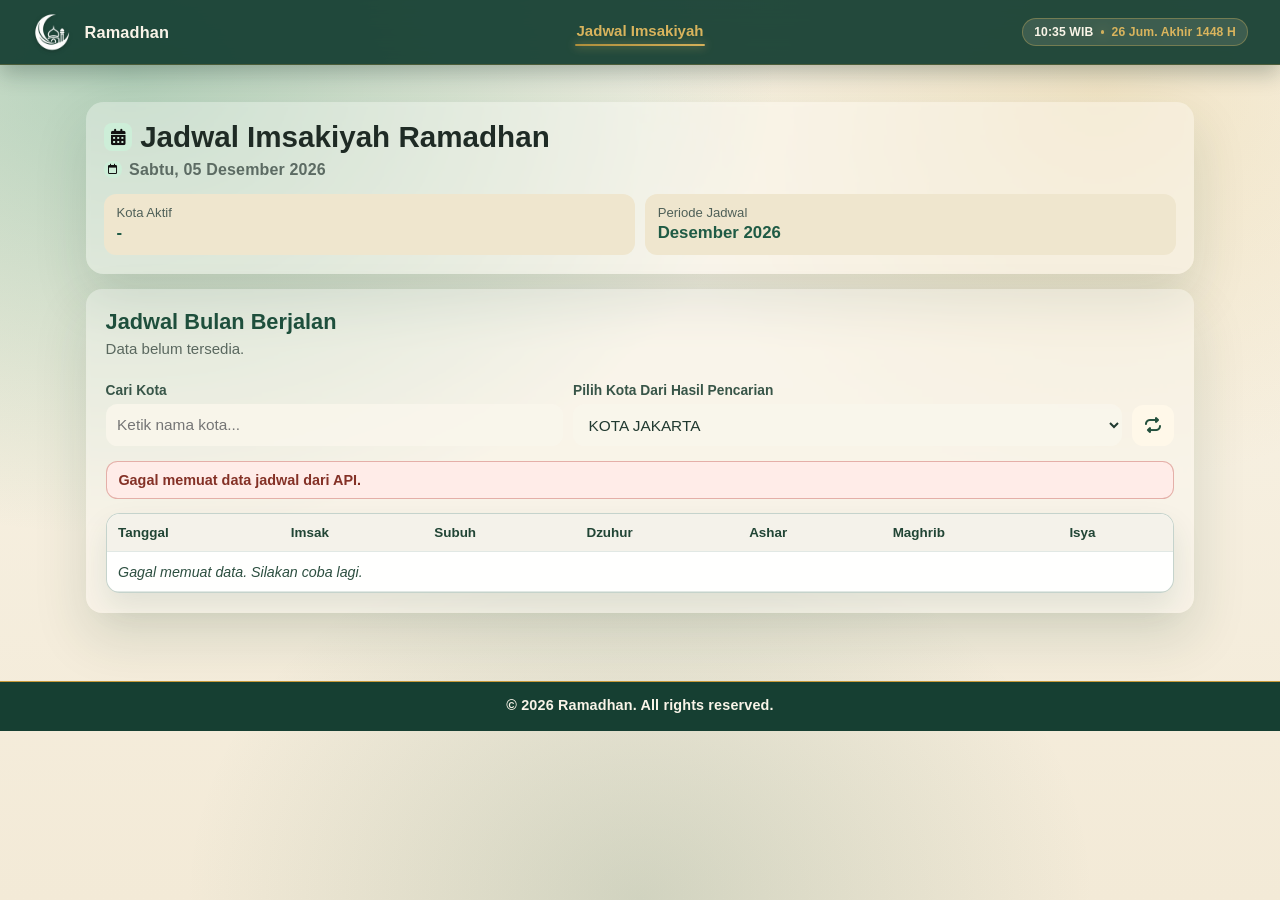
<file: misi-5/jadwal.html>
<!doctype html>
<html lang="id">
<head>
  <meta charset="utf-8" />
  <meta name="viewport" content="width=device-width, initial-scale=1" />
  <title>Jadwal Imsakiyah Ramadhan</title>
  <meta name="theme-color" content="#1f5b45" />
  <link rel="stylesheet" href="header-menu.css" />
  <link rel="stylesheet" href="footer-menu.css" />
  <link rel="stylesheet" href="todo.css" />
  <link rel="stylesheet" href="jadwal.css" />
  <link
    rel="stylesheet"
    href="https://cdnjs.cloudflare.com/ajax/libs/font-awesome/6.5.2/css/all.min.css"
    crossorigin="anonymous"
    referrerpolicy="no-referrer"
  />
  <script src="header-menu.js" defer></script>
  <script src="footer-menu.js" defer></script>
</head>
<body class="todo-page imsak-page">
  <div data-header-menu data-current-page="jadwal"></div>

  <main class="todo-shell">
    <section class="todo-hero" aria-label="Ringkasan jadwal imsakiyah">
      <h1>Jadwal Imsakiyah Ramadhan</h1>
      <p class="todo-hero__date" id="todayLabel">-</p>
      <div class="todo-summary">
        <article class="todo-summary__item">
          <span>Kota Aktif</span>
          <strong id="heroCity">-</strong>
        </article>
        <article class="todo-summary__item">
          <span>Periode Jadwal</span>
          <strong id="monthLabel">-</strong>
        </article>
      </div>
    </section>

    <section class="todo-card todo-stack imsak-card" aria-labelledby="jadwalTitle">
      <header class="todo-card__head imsak-card__head">
        <div>
          <h2 id="jadwalTitle">Jadwal Bulan Berjalan</h2>
          <p id="locationLabel">Kota belum dipilih.</p>
        </div>
      </header>

      <form class="imsak-controls" id="controlsForm" autocomplete="off">
        <label class="todo-field" for="citySearch">
          <span>Cari Kota</span>
          <input class="todo-input" type="search" id="citySearch" placeholder="Ketik nama kota..." />
        </label>
        <label class="todo-field" for="citySelect">
          <span>Pilih Kota Dari Hasil Pencarian</span>
          <select class="todo-select" id="citySelect" name="city">
            <option value="">Memuat daftar kota...</option>
          </select>
        </label>
        <button class="todo-btn todo-btn--ghost imsak-refresh-btn" type="button" id="refreshBtn" aria-label="Muat ulang jadwal">
          <i class="fa-solid fa-repeat" aria-hidden="true"></i>
        </button>
      </form>

      <p class="imsak-status hidden" id="statusMessage" role="status" aria-live="polite">Memuat data...</p>

      <div class="imsak-table-wrap">
        <table class="imsak-table" aria-describedby="jadwalTitle">
          <thead>
            <tr>
              <th scope="col">Tanggal</th>
              <th scope="col">Imsak</th>
              <th scope="col">Subuh</th>
              <th scope="col">Dzuhur</th>
              <th scope="col">Ashar</th>
              <th scope="col">Maghrib</th>
              <th scope="col">Isya</th>
            </tr>
          </thead>
          <tbody id="scheduleBody">
            <tr>
              <td colspan="7" class="imsak-table-empty">Pilih kota untuk menampilkan jadwal.</td>
            </tr>
          </tbody>
        </table>
      </div>
    </section>
  </main>

  <div data-footer-menu></div>
  <script src="jadwal.js" defer></script>
</body>
</html>
</file>
<file: misi-6/header-menu.css>
@import url("https://fonts.cdnfonts.com/css/neue-haas-grotesk-display-pro");

:root {
  --theme-green-900: #163f32;
  --theme-green-700: #1f5b45;
  --theme-green-500: #2f8f66;
  --theme-cream-50: #f9f4e8;
  --theme-cream-100: #f3ead7;
  --theme-gold-500: #c79a3b;
  --theme-gold-400: #d9b45d;
  --theme-text-900: #1f2b25;
  --theme-text-600: #5c6b63;
}

html,
body {
  font-family: "Neue Haas Grotesk Display Pro", "Neue Haas Grotesk Text Pro", "Helvetica Neue", Arial, sans-serif;
}

input,
select,
textarea,
button {
  font-family: inherit;
}

[data-header-menu] {
  display: block;
  min-height: 4rem;
}

.unified-nav {
  position: fixed;
  top: 0;
  left: 0;
  right: 0;
  z-index: 50;
  background: rgba(22, 63, 50, 0.94);
  border-bottom: 1px solid rgba(199, 154, 59, 0.25);
  box-shadow: 0 8px 22px rgba(12, 37, 29, 0.28);
  backdrop-filter: blur(12px);
  -webkit-backdrop-filter: blur(12px);
  transition:
    top 240ms ease,
    left 240ms ease,
    right 240ms ease,
    border-radius 240ms ease,
    background 240ms ease,
    border-color 240ms ease,
    box-shadow 240ms ease;
}

.unified-nav.is-scrolled {
  top: 0.5rem;
  left: 0.65rem;
  right: 0.65rem;
  border-radius: 1rem;
  background: rgba(22, 63, 50, 0.86);
  border: 1px solid rgba(243, 234, 215, 0.3);
  box-shadow: 0 14px 34px rgba(12, 37, 29, 0.34);
}

.unified-nav__container {
  max-width: 80rem;
  margin: 0 auto;
  padding-inline: 1rem;
}

.unified-nav__row {
  min-height: 4rem;
  display: flex;
  align-items: center;
  justify-content: space-between;
  gap: 1rem;
}

.unified-nav__brand {
  display: inline-flex;
  align-items: center;
  gap: 0.78rem;
  text-decoration: none;
  color: var(--theme-cream-50);
}

.unified-nav__logo {
  width: 2.25rem;
  height: 2.25rem;
  display: block;
  object-fit: contain;
  filter: drop-shadow(0 1px 2px rgba(6, 20, 16, 0.35));
}

.unified-nav__brand-text {
  font-weight: 720;
  font-size: 1.02rem;
  letter-spacing: 0.01em;
}

.unified-nav__desktop-menu {
  display: none;
  align-items: center;
  gap: 1rem;
}

.unified-nav__meta {
  display: none;
  align-items: center;
  gap: 0.45rem;
  white-space: nowrap;
  color: rgba(249, 244, 232, 0.86);
  font-size: 0.76rem;
  font-weight: 600;
  letter-spacing: 0.01em;
}

.unified-nav__clock {
  color: var(--theme-cream-50);
}

.unified-nav__meta-dot {
  width: 0.24rem;
  height: 0.24rem;
  border-radius: 999px;
  background: rgba(217, 180, 93, 0.95);
  box-shadow: 0 0 12px rgba(217, 180, 93, 0.8);
}

.unified-nav__hijri {
  color: var(--theme-gold-400);
}

.unified-nav__link {
  text-decoration: none;
  color: rgba(249, 244, 232, 0.86);
  font-weight: 600;
  font-size: 0.94rem;
  border-radius: 0;
  padding: 0.45rem 0.1rem 0.6rem;
  position: relative;
  display: inline-flex;
  align-items: center;
  transition: color 180ms ease;
}

.unified-nav__link::after {
  content: "";
  position: absolute;
  left: 0;
  bottom: 0.2rem;
  width: 100%;
  height: 2px;
  border-radius: 999px;
  background: linear-gradient(
    90deg,
    rgba(199, 154, 59, 0.85) 0%,
    rgba(217, 180, 93, 1) 50%,
    rgba(199, 154, 59, 0.85) 100%
  );
  background-size: 220% 100%;
  box-shadow: 0 0 10px rgba(217, 180, 93, 0.75);
  opacity: 0;
  transform: scaleX(0);
  transform-origin: center center;
  transition: transform 220ms ease, opacity 220ms ease;
}

.unified-nav__link:hover {
  color: var(--theme-gold-400);
}

.unified-nav__link:hover::after,
.unified-nav__link:focus-visible::after {
  opacity: 1;
  transform: scaleX(1);
  animation: navUnderlineSweep 700ms ease-out 1;
}

.unified-nav__link.is-active {
  color: var(--theme-gold-400);
}

.unified-nav__link.is-active::after {
  opacity: 1;
  transform: scaleX(1);
}

.unified-nav__link:focus-visible {
  outline: 2px solid rgba(217, 180, 93, 0.45);
  outline-offset: 3px;
}

.unified-nav.is-scrolled .unified-nav__row {
  min-height: 3.5rem;
}

.unified-nav.is-scrolled .unified-nav__desktop-menu {
  background: rgba(243, 234, 215, 0.15);
  border: 1px solid rgba(243, 234, 215, 0.26);
  border-radius: 999px;
  padding: 0.2rem 0.32rem;
  gap: 0.28rem;
}

.unified-nav.is-scrolled .unified-nav__link {
  padding: 0.38rem 0.62rem;
  border-radius: 999px;
  font-size: 0.89rem;
}

.unified-nav.is-scrolled .unified-nav__link::after {
  display: none;
}

.unified-nav.is-scrolled .unified-nav__link.is-active {
  color: #173f31;
  background: #d9b45d;
  box-shadow: 0 2px 8px rgba(10, 30, 24, 0.24);
}

@keyframes navUnderlineSweep {
  from {
    background-position: 200% 50%;
  }
  to {
    background-position: -20% 50%;
  }
}

.unified-nav__toggle {
  width: 2.35rem;
  height: 2.35rem;
  border: 1px solid rgba(243, 234, 215, 0.4);
  border-radius: 0.6rem;
  background: rgba(22, 63, 50, 0.96);
  color: var(--theme-cream-50);
  display: inline-grid;
  place-items: center;
  padding: 0;
  cursor: pointer;
}

.unified-nav__icon {
  width: 1.3rem;
  height: 1.3rem;
  stroke: currentColor;
  stroke-width: 1.9;
  stroke-linecap: round;
  stroke-linejoin: round;
}

.unified-nav__icon--close {
  display: none;
}

.unified-nav__toggle[aria-expanded="true"] .unified-nav__icon--menu {
  display: none;
}

.unified-nav__toggle[aria-expanded="true"] .unified-nav__icon--close {
  display: block;
}

.unified-nav__mobile-menu {
  border-top: 1px solid rgba(199, 154, 59, 0.3);
  padding: 0.4rem 0 0.7rem;
  display: grid;
  gap: 0.2rem;
}

.unified-nav__mobile-menu[hidden] {
  display: none !important;
}

.unified-nav__mobile-menu .unified-nav__link {
  display: block;
  padding: 0.62rem 0.78rem;
  border-radius: 0.6rem;
}

.unified-nav__mobile-menu .unified-nav__link::after {
  display: none;
}

.unified-nav__mobile-menu .unified-nav__link:hover {
  color: var(--theme-gold-400);
  background: rgba(217, 180, 93, 0.12);
}

.unified-nav__mobile-menu .unified-nav__link.is-active {
  color: var(--theme-gold-400);
  background: rgba(217, 180, 93, 0.2);
}

@media (max-width: 767px) {
  .unified-nav.is-scrolled {
    top: 0.4rem;
    left: 0.45rem;
    right: 0.45rem;
    border-radius: 0.9rem;
  }

  .unified-nav__row {
    min-height: 3.8rem;
    gap: 0.75rem;
  }

  .unified-nav__logo {
    width: 2.05rem;
    height: 2.05rem;
  }

  .unified-nav__brand-text {
    font-size: 0.95rem;
  }

  .unified-nav__desktop-menu,
  .unified-nav__meta {
    display: none !important;
  }

  .unified-nav__toggle {
    display: inline-grid;
  }
}

@media (min-width: 640px) {
  .unified-nav__container {
    padding-inline: 1.5rem;
  }
}

@media (min-width: 768px) {
  .unified-nav__row {
    display: grid;
    grid-template-columns: 1fr auto 1fr;
    align-items: center;
    gap: 0;
  }

  .unified-nav__brand {
    grid-column: 1;
    justify-self: start;
  }

  .unified-nav__logo {
    width: 2.5rem;
    height: 2.5rem;
  }

  .unified-nav__desktop-menu {
    display: flex;
    grid-column: 2;
    justify-self: center;
  }

  .unified-nav__meta {
    display: none;
    grid-column: 3;
    justify-self: end;
    padding: 0.36rem 0.7rem;
    border: 1px solid rgba(217, 180, 93, 0.35);
    border-radius: 999px;
    background: rgba(243, 234, 215, 0.12);
  }

  .unified-nav__toggle {
    display: none;
  }

  .unified-nav__mobile-menu {
    display: none !important;
  }
}

@media (min-width: 1024px) {
  .unified-nav__container {
    padding-inline: 2rem;
  }
}

@media (min-width: 1150px) {
  .unified-nav__meta {
    display: inline-flex;
  }
}
</file>
<file: misi-6/footer-menu.css>
[data-footer-menu] {
  display: block;
}

.site-footer {
  margin-top: 2rem;
  padding: 0.95rem 1rem 1.1rem;
  border-top: 1px solid #c79a3b;
  background: #163f32;
  color: #f9f4e8;
}

.site-footer__inner {
  max-width: 80rem;
  margin: 0 auto;
}

.site-footer__text {
  margin: 0;
  text-align: center;
  font-size: 0.9rem;
  font-weight: 600;
  letter-spacing: 0.01em;
}
</file>
<file: misi-6/portal.css>
*,
*::before,
*::after {
  margin: 0;
  padding: 0;
  box-sizing: border-box;
}

:root {
  --cream: #f5edd8;
  --cream-light: #faf5ea;
  --gold: #c9a84c;
  --gold-light: #e2c97e;
  --gold-dark: #9a7832;
  --emerald: #1b4d3e;
  --emerald-mid: #2d6b58;
  --night: #0d1f1a;
}

html {
  scroll-behavior: smooth;
}

body.portal-elegant-page {
  background-color: var(--night);
  color: var(--cream);
  overflow-x: hidden;
  min-height: 100%;
}

.stars-layer {
  position: fixed;
  inset: 0;
  z-index: 0;
  background: radial-gradient(ellipse at 20% 30%, #0d2b22 0%, #07110e 60%, #020808 100%);
  pointer-events: none;
}

.stars-layer::before {
  content: "";
  position: absolute;
  inset: 0;
  background-image:
    radial-gradient(1px 1px at 10% 15%, rgba(201, 168, 76, 0.55) 0%, transparent 100%),
    radial-gradient(1px 1px at 25% 40%, rgba(255, 255, 255, 0.35) 0%, transparent 100%),
    radial-gradient(1.5px 1.5px at 40% 8%, rgba(201, 168, 76, 0.4) 0%, transparent 100%),
    radial-gradient(1px 1px at 55% 25%, rgba(255, 255, 255, 0.3) 0%, transparent 100%),
    radial-gradient(1px 1px at 70% 12%, rgba(201, 168, 76, 0.5) 0%, transparent 100%),
    radial-gradient(1.5px 1.5px at 85% 35%, rgba(255, 255, 255, 0.25) 0%, transparent 100%),
    radial-gradient(1px 1px at 92% 18%, rgba(201, 168, 76, 0.45) 0%, transparent 100%),
    radial-gradient(1px 1px at 15% 55%, rgba(255, 255, 255, 0.2) 0%, transparent 100%),
    radial-gradient(1px 1px at 60% 50%, rgba(201, 168, 76, 0.35) 0%, transparent 100%),
    radial-gradient(1px 1px at 78% 60%, rgba(255, 255, 255, 0.25) 0%, transparent 100%),
    radial-gradient(1px 1px at 35% 70%, rgba(201, 168, 76, 0.3) 0%, transparent 100%),
    radial-gradient(1.5px 1.5px at 5% 80%, rgba(255, 255, 255, 0.2) 0%, transparent 100%),
    radial-gradient(1px 1px at 48% 85%, rgba(201, 168, 76, 0.4) 0%, transparent 100%),
    radial-gradient(1px 1px at 88% 78%, rgba(255, 255, 255, 0.3) 0%, transparent 100%),
    radial-gradient(1px 1px at 20% 92%, rgba(201, 168, 76, 0.25) 0%, transparent 100%);
  animation: twinkle 4s ease-in-out infinite alternate;
}

@keyframes twinkle {
  0% {
    opacity: 0.6;
  }
  100% {
    opacity: 1;
  }
}

.scene {
  position: relative;
  z-index: 1;
  width: 100%;
  display: flex;
  flex-direction: column;
  align-items: center;
  font-family: "Cormorant Garamond", serif;
}

.hero {
  min-height: 100vh;
  display: flex;
  flex-direction: column;
  align-items: center;
  justify-content: center;
  text-align: center;
  padding: 0 6vw;
  position: relative;
  overflow: hidden;
}

.hero::before {
  content: "";
  position: absolute;
  top: -10%;
  left: 50%;
  transform: translateX(-50%);
  width: 70vw;
  height: 70vw;
  max-width: 700px;
  max-height: 700px;
  border-radius: 50%;
  background: radial-gradient(circle, rgba(27, 77, 62, 0.35) 0%, transparent 70%);
  filter: blur(40px);
  z-index: 0;
}

.crescent-wrap {
  position: relative;
  z-index: 2;
  margin-bottom: 2rem;
  animation: float 6s ease-in-out infinite;
}

@keyframes float {
  0%,
  100% {
    transform: translateY(0);
  }
  50% {
    transform: translateY(-12px);
  }
}

.crescent-wrap svg {
  width: 90px;
  height: 90px;
  filter: drop-shadow(0 0 24px rgba(201, 168, 76, 0.5));
}

.hero-bismillah {
  font-family: "Tajawal", sans-serif;
  font-size: 1.6rem;
  font-weight: 300;
  color: var(--gold-light);
  letter-spacing: 0.15em;
  margin-bottom: 1.2rem;
  opacity: 0;
  animation: fadeUp 0.9s 0.3s forwards;
}

.hero-title {
  font-family: "Cinzel", serif;
  font-size: clamp(2.8rem, 7vw, 5.5rem);
  font-weight: 600;
  line-height: 1.1;
  letter-spacing: 0.04em;
  color: var(--cream-light);
  opacity: 0;
  animation: fadeUp 0.9s 0.55s forwards;
}

.hero-title span {
  display: block;
  background: linear-gradient(135deg, var(--gold-light) 0%, var(--gold) 50%, var(--gold-dark) 100%);
  -webkit-background-clip: text;
  -webkit-text-fill-color: transparent;
  background-clip: text;
}

.hero-divider {
  display: flex;
  align-items: center;
  gap: 1rem;
  margin: 1.8rem auto;
  width: fit-content;
  opacity: 0;
  animation: fadeUp 0.9s 0.75s forwards;
}

.hero-divider .line {
  width: 60px;
  height: 1px;
  background: linear-gradient(to right, transparent, var(--gold), transparent);
}

.hero-divider .diamond {
  width: 7px;
  height: 7px;
  background: var(--gold);
  transform: rotate(45deg);
}

.hero-desc {
  font-size: clamp(1rem, 2vw, 1.2rem);
  font-style: italic;
  font-weight: 300;
  color: rgba(245, 237, 216, 0.65);
  max-width: 520px;
  line-height: 1.85;
  opacity: 0;
  animation: fadeUp 0.9s 0.95s forwards;
}

.hero-cta {
  display: flex;
  gap: 1.2rem;
  flex-wrap: wrap;
  justify-content: center;
  margin-top: 2.8rem;
  opacity: 0;
  animation: fadeUp 0.9s 1.15s forwards;
  z-index: 2;
}

.btn-primary,
.btn-outline {
  font-family: "Tajawal", sans-serif;
  font-size: 0.8rem;
  letter-spacing: 0.18em;
  text-transform: uppercase;
  padding: 0.85rem 2.2rem;
  text-decoration: none;
  transition: transform 0.3s, box-shadow 0.3s, background 0.3s, color 0.3s, border-color 0.3s;
  clip-path: polygon(8px 0%, 100% 0%, calc(100% - 8px) 100%, 0% 100%);
}

.btn-primary {
  color: var(--night);
  background: linear-gradient(135deg, var(--gold-light), var(--gold));
  border: none;
}

.btn-primary:hover {
  transform: translateY(-2px);
  box-shadow: 0 12px 30px rgba(201, 168, 76, 0.3);
}

.btn-outline {
  color: var(--gold-light);
  background: transparent;
  border: 1px solid rgba(201, 168, 76, 0.45);
}

.btn-outline:hover {
  background: rgba(201, 168, 76, 0.1);
  border-color: var(--gold-light);
  color: #fff;
}

.btn-primary:focus-visible,
.btn-outline:focus-visible,
.card:focus-visible {
  outline: 2px solid var(--gold-light);
  outline-offset: 3px;
}

@keyframes fadeUp {
  from {
    opacity: 0;
    transform: translateY(22px);
  }
  to {
    opacity: 1;
    transform: translateY(0);
  }
}

.mosque-wrap {
  position: absolute;
  bottom: 0;
  left: 50%;
  transform: translateX(-50%);
  width: 100%;
  max-width: 1000px;
  z-index: 1;
  pointer-events: none;
  opacity: 0.18;
}

.mosque-wrap svg {
  width: 100%;
}

.scroll-hint {
  position: absolute;
  bottom: 2rem;
  left: 50%;
  transform: translateX(-50%);
  display: flex;
  flex-direction: column;
  align-items: center;
  gap: 0.5rem;
  z-index: 3;
  opacity: 0;
  animation: fadeUp 1s 1.6s forwards;
}

.scroll-hint span {
  font-family: "Tajawal", sans-serif;
  font-size: 0.65rem;
  letter-spacing: 0.2em;
  text-transform: uppercase;
  color: rgba(201, 168, 76, 0.5);
}

.scroll-line {
  width: 1px;
  height: 40px;
  background: linear-gradient(to bottom, var(--gold), transparent);
  animation: scrollPulse 2s ease-in-out infinite;
}

@keyframes scrollPulse {
  0%,
  100% {
    opacity: 0.3;
    transform: scaleY(0.7);
    transform-origin: top;
  }
  50% {
    opacity: 1;
    transform: scaleY(1);
  }
}

.countdown-bar {
  position: relative;
  z-index: 2;
  display: flex;
  justify-content: center;
  gap: 3rem;
  padding: 4rem 6vw;
  border-top: 1px solid rgba(201, 168, 76, 0.07);
}

.count-item {
  text-align: center;
}

.count-num {
  font-family: "Cinzel", serif;
  font-size: clamp(2rem, 4vw, 3rem);
  font-weight: 600;
  background: linear-gradient(135deg, var(--gold-light), var(--gold));
  -webkit-background-clip: text;
  -webkit-text-fill-color: transparent;
  background-clip: text;
  line-height: 1;
}

.count-label {
  font-family: "Tajawal", sans-serif;
  font-size: 0.65rem;
  letter-spacing: 0.2em;
  text-transform: uppercase;
  color: rgba(245, 237, 216, 0.4);
  margin-top: 0.5rem;
}

.count-sep {
  align-self: center;
  font-family: "Cinzel", serif;
  font-size: 1.5rem;
  color: rgba(201, 168, 76, 0.3);
  margin-top: -0.8rem;
}

.countdown-label {
  text-align: center;
  font-family: "Tajawal", sans-serif;
  font-size: 0.7rem;
  letter-spacing: 0.2em;
  text-transform: uppercase;
  color: rgba(201, 168, 76, 0.35);
  margin-top: -2.5rem;
  padding-bottom: 4rem;
  position: relative;
  z-index: 2;
}

.features {
  position: relative;
  z-index: 2;
  padding: 6rem 6vw 8rem;
}

.section-header {
  text-align: center;
  margin-bottom: 4rem;
}

.section-eyebrow {
  font-family: "Tajawal", sans-serif;
  font-size: 0.72rem;
  letter-spacing: 0.3em;
  text-transform: uppercase;
  color: var(--gold);
  margin-bottom: 0.8rem;
}

.section-title {
  font-family: "Cinzel", serif;
  font-size: clamp(1.6rem, 3.5vw, 2.4rem);
  font-weight: 400;
  color: var(--cream-light);
  letter-spacing: 0.05em;
}

.section-ornament {
  display: flex;
  align-items: center;
  justify-content: center;
  gap: 0.7rem;
  margin-top: 1.2rem;
}

.section-ornament .line {
  width: 40px;
  height: 1px;
  background: rgba(201, 168, 76, 0.4);
}

.section-ornament .dot {
  width: 5px;
  height: 5px;
  background: var(--gold);
  border-radius: 50%;
}

.cards-grid {
  display: grid;
  grid-template-columns: repeat(auto-fit, minmax(240px, 1fr));
  gap: 1.5rem;
  max-width: 1100px;
  margin: 0 auto;
}

.card {
  background: linear-gradient(145deg, rgba(27, 77, 62, 0.18) 0%, rgba(13, 31, 26, 0.6) 100%);
  border: 1px solid rgba(201, 168, 76, 0.12);
  padding: 2.2rem 2rem;
  text-decoration: none;
  color: inherit;
  position: relative;
  overflow: hidden;
  transition: transform 0.4s, box-shadow 0.4s, border-color 0.4s;
  cursor: pointer;
}

.card::before {
  content: "";
  position: absolute;
  inset: 0;
  background: linear-gradient(145deg, rgba(201, 168, 76, 0.06) 0%, transparent 60%);
  opacity: 0;
  transition: opacity 0.4s;
}

.card:hover {
  transform: translateY(-6px);
  box-shadow: 0 20px 50px rgba(0, 0, 0, 0.4), 0 0 30px rgba(201, 168, 76, 0.08);
  border-color: rgba(201, 168, 76, 0.3);
}

.card:hover::before {
  opacity: 1;
}

.card-number {
  font-family: "Cinzel", serif;
  font-size: 0.65rem;
  letter-spacing: 0.3em;
  color: var(--gold);
  opacity: 0.6;
  margin-bottom: 0.6rem;
}

.card-title {
  font-family: "Cinzel", serif;
  font-size: 1.05rem;
  font-weight: 400;
  letter-spacing: 0.06em;
  color: var(--cream-light);
  margin-bottom: 0.8rem;
}

.card-desc {
  font-size: 0.95rem;
  line-height: 1.7;
  color: rgba(245, 237, 216, 0.55);
  font-style: italic;
}

.card-arrow {
  display: inline-flex;
  align-items: center;
  gap: 0.5rem;
  margin-top: 1.4rem;
  font-family: "Tajawal", sans-serif;
  font-size: 0.72rem;
  letter-spacing: 0.15em;
  text-transform: uppercase;
  color: var(--gold);
  opacity: 0.7;
  transition: opacity 0.3s, gap 0.3s;
}

.card:hover .card-arrow {
  opacity: 1;
  gap: 0.8rem;
}

.card-arrow::after {
  content: "->";
  font-size: 0.85rem;
}

.card-corner {
  position: absolute;
  top: 0;
  right: 0;
  width: 40px;
  height: 40px;
  border-top: 1px solid rgba(201, 168, 76, 0.25);
  border-right: 1px solid rgba(201, 168, 76, 0.25);
}

.quote-section {
  position: relative;
  z-index: 2;
  padding: 5rem 6vw;
  text-align: center;
  border-top: 1px solid rgba(201, 168, 76, 0.08);
}

.quote-section::before {
  content: "";
  position: absolute;
  inset: 0;
  background: linear-gradient(to bottom, transparent, rgba(27, 77, 62, 0.08), transparent);
  pointer-events: none;
}

.arabic-quote {
  font-family: "Tajawal", sans-serif;
  font-size: clamp(1.4rem, 3vw, 2rem);
  font-weight: 300;
  color: var(--gold-light);
  letter-spacing: 0.05em;
  margin-bottom: 1.2rem;
}

.quote-text {
  font-size: clamp(1rem, 1.8vw, 1.25rem);
  font-style: italic;
  color: rgba(245, 237, 216, 0.6);
  max-width: 600px;
  margin: 0 auto;
  line-height: 1.9;
}

.quote-source {
  font-family: "Tajawal", sans-serif;
  font-size: 0.72rem;
  letter-spacing: 0.2em;
  text-transform: uppercase;
  color: var(--gold);
  opacity: 0.5;
  margin-top: 1.4rem;
}

.site-footer {
  position: relative;
  z-index: 3;
}

@media (max-width: 768px) {
  .cards-grid {
    grid-template-columns: 1fr;
  }

  .countdown-bar {
    gap: 1.5rem;
    flex-wrap: wrap;
  }

  .count-sep {
    display: none;
  }
}

@media (prefers-reduced-motion: reduce) {
  *,
  *::before,
  *::after {
    animation: none !important;
    transition: none !important;
  }
}
</file>
<file: header-menu.css>
@import url("https://fonts.cdnfonts.com/css/neue-haas-grotesk-display-pro");

:root {
  --theme-green-900: #163f32;
  --theme-green-700: #1f5b45;
  --theme-green-500: #2f8f66;
  --theme-cream-50: #f9f4e8;
  --theme-cream-100: #f3ead7;
  --theme-gold-500: #c79a3b;
  --theme-gold-400: #d9b45d;
  --theme-text-900: #1f2b25;
  --theme-text-600: #5c6b63;
}

html,
body {
  font-family: "Neue Haas Grotesk Display Pro", "Neue Haas Grotesk Text Pro", "Helvetica Neue", Arial, sans-serif;
}

input,
select,
textarea,
button {
  font-family: inherit;
}

[data-header-menu] {
  display: block;
  min-height: 4rem;
}

.unified-nav {
  position: fixed;
  top: 0;
  left: 0;
  right: 0;
  z-index: 50;
  background: rgba(22, 63, 50, 0.94);
  border-bottom: 1px solid rgba(199, 154, 59, 0.25);
  box-shadow: 0 8px 22px rgba(12, 37, 29, 0.28);
  backdrop-filter: blur(12px);
  -webkit-backdrop-filter: blur(12px);
  transition:
    top 240ms ease,
    left 240ms ease,
    right 240ms ease,
    border-radius 240ms ease,
    background 240ms ease,
    border-color 240ms ease,
    box-shadow 240ms ease;
}

.unified-nav.is-scrolled {
  top: 0.5rem;
  left: 0.65rem;
  right: 0.65rem;
  border-radius: 1rem;
  background: rgba(22, 63, 50, 0.86);
  border: 1px solid rgba(243, 234, 215, 0.3);
  box-shadow: 0 14px 34px rgba(12, 37, 29, 0.34);
}

.unified-nav__container {
  max-width: 80rem;
  margin: 0 auto;
  padding-inline: 1rem;
}

.unified-nav__row {
  min-height: 4rem;
  display: flex;
  align-items: center;
  justify-content: space-between;
  gap: 1rem;
}

.unified-nav__brand {
  display: inline-flex;
  align-items: center;
  gap: 0.78rem;
  text-decoration: none;
  color: var(--theme-cream-50);
}

.unified-nav__logo {
  width: 2.25rem;
  height: 2.25rem;
  display: block;
  object-fit: contain;
  filter: drop-shadow(0 1px 2px rgba(6, 20, 16, 0.35));
}

.unified-nav__brand-text {
  font-weight: 720;
  font-size: 1.02rem;
  letter-spacing: 0.01em;
}

.unified-nav__desktop-menu {
  display: none;
  align-items: center;
  gap: 1rem;
}

.unified-nav__meta {
  display: none;
  align-items: center;
  gap: 0.45rem;
  white-space: nowrap;
  color: rgba(249, 244, 232, 0.86);
  font-size: 0.76rem;
  font-weight: 600;
  letter-spacing: 0.01em;
}

.unified-nav__clock {
  color: var(--theme-cream-50);
}

.unified-nav__meta-dot {
  width: 0.24rem;
  height: 0.24rem;
  border-radius: 999px;
  background: rgba(217, 180, 93, 0.95);
  box-shadow: 0 0 12px rgba(217, 180, 93, 0.8);
}

.unified-nav__hijri {
  color: var(--theme-gold-400);
}

.unified-nav__link {
  text-decoration: none;
  color: rgba(249, 244, 232, 0.86);
  font-weight: 600;
  font-size: 0.94rem;
  border-radius: 0;
  padding: 0.45rem 0.1rem 0.6rem;
  position: relative;
  display: inline-flex;
  align-items: center;
  transition: color 180ms ease;
}

.unified-nav__link::after {
  content: "";
  position: absolute;
  left: 0;
  bottom: 0.2rem;
  width: 100%;
  height: 2px;
  border-radius: 999px;
  background: linear-gradient(
    90deg,
    rgba(199, 154, 59, 0.85) 0%,
    rgba(217, 180, 93, 1) 50%,
    rgba(199, 154, 59, 0.85) 100%
  );
  background-size: 220% 100%;
  box-shadow: 0 0 10px rgba(217, 180, 93, 0.75);
  opacity: 0;
  transform: scaleX(0);
  transform-origin: center center;
  transition: transform 220ms ease, opacity 220ms ease;
}

.unified-nav__link:hover {
  color: var(--theme-gold-400);
}

.unified-nav__link:hover::after,
.unified-nav__link:focus-visible::after {
  opacity: 1;
  transform: scaleX(1);
  animation: navUnderlineSweep 700ms ease-out 1;
}

.unified-nav__link.is-active {
  color: var(--theme-gold-400);
}

.unified-nav__link.is-active::after {
  opacity: 1;
  transform: scaleX(1);
}

.unified-nav__link:focus-visible {
  outline: 2px solid rgba(217, 180, 93, 0.45);
  outline-offset: 3px;
}

.unified-nav.is-scrolled .unified-nav__row {
  min-height: 3.5rem;
}

.unified-nav.is-scrolled .unified-nav__desktop-menu {
  background: rgba(243, 234, 215, 0.15);
  border: 1px solid rgba(243, 234, 215, 0.26);
  border-radius: 999px;
  padding: 0.2rem 0.32rem;
  gap: 0.28rem;
}

.unified-nav.is-scrolled .unified-nav__link {
  padding: 0.38rem 0.62rem;
  border-radius: 999px;
  font-size: 0.89rem;
}

.unified-nav.is-scrolled .unified-nav__link::after {
  display: none;
}

.unified-nav.is-scrolled .unified-nav__link.is-active {
  color: #173f31;
  background: #d9b45d;
  box-shadow: 0 2px 8px rgba(10, 30, 24, 0.24);
}

@keyframes navUnderlineSweep {
  from {
    background-position: 200% 50%;
  }
  to {
    background-position: -20% 50%;
  }
}

.unified-nav__toggle {
  width: 2.35rem;
  height: 2.35rem;
  border: 1px solid rgba(243, 234, 215, 0.4);
  border-radius: 0.6rem;
  background: rgba(22, 63, 50, 0.96);
  color: var(--theme-cream-50);
  display: inline-grid;
  place-items: center;
  padding: 0;
  cursor: pointer;
}

.unified-nav__icon {
  width: 1.3rem;
  height: 1.3rem;
  stroke: currentColor;
  stroke-width: 1.9;
  stroke-linecap: round;
  stroke-linejoin: round;
}

.unified-nav__icon--close {
  display: none;
}

.unified-nav__toggle[aria-expanded="true"] .unified-nav__icon--menu {
  display: none;
}

.unified-nav__toggle[aria-expanded="true"] .unified-nav__icon--close {
  display: block;
}

.unified-nav__mobile-menu {
  border-top: 1px solid rgba(199, 154, 59, 0.3);
  padding: 0.4rem 0 0.7rem;
  display: grid;
  gap: 0.2rem;
}

.unified-nav__mobile-menu[hidden] {
  display: none !important;
}

.unified-nav__mobile-menu .unified-nav__link {
  display: block;
  padding: 0.62rem 0.78rem;
  border-radius: 0.6rem;
}

.unified-nav__mobile-menu .unified-nav__link::after {
  display: none;
}

.unified-nav__mobile-menu .unified-nav__link:hover {
  color: var(--theme-gold-400);
  background: rgba(217, 180, 93, 0.12);
}

.unified-nav__mobile-menu .unified-nav__link.is-active {
  color: var(--theme-gold-400);
  background: rgba(217, 180, 93, 0.2);
}

@media (max-width: 767px) {
  .unified-nav.is-scrolled {
    top: 0.4rem;
    left: 0.45rem;
    right: 0.45rem;
    border-radius: 0.9rem;
  }

  .unified-nav__row {
    min-height: 3.8rem;
    gap: 0.75rem;
  }

  .unified-nav__logo {
    width: 2.05rem;
    height: 2.05rem;
  }

  .unified-nav__brand-text {
    font-size: 0.95rem;
  }

  .unified-nav__desktop-menu,
  .unified-nav__meta {
    display: none !important;
  }

  .unified-nav__toggle {
    display: inline-grid;
  }
}

@media (min-width: 640px) {
  .unified-nav__container {
    padding-inline: 1.5rem;
  }
}

@media (min-width: 768px) {
  .unified-nav__row {
    display: grid;
    grid-template-columns: 1fr auto 1fr;
    align-items: center;
    gap: 0;
  }

  .unified-nav__brand {
    grid-column: 1;
    justify-self: start;
  }

  .unified-nav__logo {
    width: 2.5rem;
    height: 2.5rem;
  }

  .unified-nav__desktop-menu {
    display: flex;
    grid-column: 2;
    justify-self: center;
  }

  .unified-nav__meta {
    display: none;
    grid-column: 3;
    justify-self: end;
    padding: 0.36rem 0.7rem;
    border: 1px solid rgba(217, 180, 93, 0.35);
    border-radius: 999px;
    background: rgba(243, 234, 215, 0.12);
  }

  .unified-nav__toggle {
    display: none;
  }

  .unified-nav__mobile-menu {
    display: none !important;
  }
}

@media (min-width: 1024px) {
  .unified-nav__container {
    padding-inline: 2rem;
  }
}

@media (min-width: 1150px) {
  .unified-nav__meta {
    display: inline-flex;
  }
}
</file>
<file: footer-menu.css>
[data-footer-menu] {
  display: block;
}

.site-footer {
  margin-top: 2rem;
  padding: 0.95rem 1rem 1.1rem;
  border-top: 1px solid #c79a3b;
  background: #163f32;
  color: #f9f4e8;
}

.site-footer__inner {
  max-width: 80rem;
  margin: 0 auto;
}

.site-footer__text {
  margin: 0;
  text-align: center;
  font-size: 0.9rem;
  font-weight: 600;
  letter-spacing: 0.01em;
}
</file>
<file: doa.css>
:root {
  --green: #1f5b45;
  --green-soft: #e8f2ec;
  --cream: #f9f4e8;
  --gold: #c79a3b;
  --gold-soft: #f3ead7;
  --text-main: #1f2b25;
  --text-soft: #5c6b63;
  --line: #e3d9c4;
  --card: #fffdf7;
}

* {
  box-sizing: border-box;
}

body {
  margin: 0;
  font-family: "Neue Haas Grotesk Display Pro", "Neue Haas Grotesk Text Pro", "Helvetica Neue", Arial, sans-serif;
  color: var(--text-main);
  background: linear-gradient(180deg, var(--cream) 0%, var(--gold-soft) 100%);
  line-height: 1.65;
}

.wrap {
  width: min(1020px, 92vw);
  margin: 0 auto;
}

.hero-banner {
  --moon-size: 172px;
  --lantern-width: 44px;
  --lantern-height: 86px;
  --lantern-top: 1.15rem;
  --lantern-rope: 74px;
  background: linear-gradient(135deg, #163f32 0%, #1f5b45 52%, #2f8f66 100%);
  color: var(--cream);
  padding: 2.2rem 0 3.6rem;
  min-height: 390px;
  border-bottom: 4px solid var(--gold);
  position: relative;
  overflow: hidden;
  isolation: isolate;
}

.hero-banner::before {
  content: "";
  position: absolute;
  inset: 0;
  background-image: url("data:image/svg+xml,%3Csvg xmlns='http://www.w3.org/2000/svg' width='96' height='96' viewBox='0 0 96 96'%3E%3Cg fill='none' stroke='%23f4d995' stroke-opacity='0.20' stroke-width='1.1'%3E%3Cpath d='M48 4L58 38L92 48L58 58L48 92L38 58L4 48L38 38Z'/%3E%3Ccircle cx='48' cy='48' r='20'/%3E%3C/g%3E%3C/svg%3E");
  background-size: 96px 96px;
  background-repeat: repeat;
  opacity: 0.28;
  pointer-events: none;
}

.header-art {
  position: absolute;
  inset: 0;
  pointer-events: none;
}

.header-content {
  position: relative;
  z-index: 2;
  text-align: center;
}

.hero-banner h1 {
  margin: 0.25rem 0 0.55rem;
  font-size: clamp(2rem, 4vw, 3rem);
  line-height: 1.2;
  font-family: "Neue Haas Grotesk Display Pro", "Neue Haas Grotesk Text Pro", "Helvetica Neue", Arial, sans-serif;
  letter-spacing: 0.02em;
  text-shadow: 0 2px 10px rgba(20, 49, 38, 0.25);
}

.subtitle {
  margin: 0 auto;
  max-width: 58ch;
  color: rgba(249, 244, 232, 0.92);
  text-shadow: 0 2px 8px rgba(20, 49, 38, 0.22);
}

.moon {
  position: absolute;
  left: 3.1rem;
  top: 2.2rem;
  width: var(--moon-size);
  height: var(--moon-size);
  background-image: url("data:image/svg+xml,%3Csvg xmlns='http://www.w3.org/2000/svg' viewBox='0 0 180 180'%3E%3Cdefs%3E%3ClinearGradient id='g' x1='0' y1='0' x2='1' y2='1'%3E%3Cstop offset='0%25' stop-color='%23f4dfa0'/%3E%3Cstop offset='58%25' stop-color='%23ddb463'/%3E%3Cstop offset='100%25' stop-color='%23c89548'/%3E%3C/linearGradient%3E%3C/defs%3E%3Cpath fill='url(%23g)' fill-rule='evenodd' d='M84 8a76 76 0 1 0 0 152a76 76 0 1 0 0-152zm12 12a64 64 0 1 1 0 128a64 64 0 1 1 0-128z'/%3E%3C/svg%3E");
  background-size: contain;
  background-repeat: no-repeat;
  background-position: center;
  filter: drop-shadow(0 10px 20px rgba(18, 63, 50, 0.25));
}

.star {
  position: absolute;
  clip-path: polygon(50% 0, 62% 36%, 100% 50%, 62% 64%, 50% 100%, 38% 64%, 0 50%, 38% 36%);
  background: linear-gradient(145deg, #f8e7b3 0%, #ddb463 52%, #b8843e 100%);
}

.star-main {
  left: 7.2rem;
  top: 4.8rem;
  width: 44px;
  height: 44px;
  filter: drop-shadow(0 3px 5px rgba(112, 78, 31, 0.35));
}

.spark {
  position: absolute;
  width: 5px;
  height: 5px;
  border-radius: 50%;
  background: #f6de9d;
  box-shadow: 0 0 10px rgba(246, 222, 157, 0.5);
}

.spark-one {
  left: 4.2rem;
  top: 6.5rem;
}

.spark-two {
  left: 13.2rem;
  top: 3.5rem;
}

.spark-three {
  left: 10.6rem;
  top: 9rem;
}

.lantern {
  position: absolute;
  top: var(--lantern-top);
  width: var(--lantern-width);
  height: var(--lantern-height);
  border-radius: 11px;
  border: 2px solid #dfb96a;
  background:
    linear-gradient(180deg, rgba(250, 230, 170, 0.95) 0%, rgba(228, 176, 86, 0.95) 58%, rgba(197, 138, 52, 0.96) 100%);
  box-shadow: 0 8px 16px rgba(18, 63, 50, 0.3);
}

.lantern::before {
  content: "";
  position: absolute;
  left: 50%;
  top: calc(-1 * var(--lantern-rope));
  width: 2px;
  height: var(--lantern-rope);
  transform: translateX(-50%);
  background: linear-gradient(180deg, rgba(244, 223, 160, 0.9), rgba(244, 223, 160, 0.35));
}

.lantern::after {
  content: "";
  position: absolute;
  inset: 16% 18%;
  border-radius: 18%;
  border: 1px solid rgba(125, 82, 23, 0.5);
  background:
    linear-gradient(90deg, rgba(128, 85, 25, 0.26) 0 1px, transparent 1px 50%, rgba(128, 85, 25, 0.26) 50% 51%, transparent 51% 100%),
    linear-gradient(180deg, rgba(255, 244, 211, 0.65), rgba(230, 177, 83, 0.35));
}

.lantern-left {
  right: 10.8rem;
}

.lantern-right {
  right: 4.4rem;
}

.skyline {
  position: absolute;
  left: 50%;
  bottom: 0.8rem;
  transform: translateX(-50%);
  width: min(780px, 94vw);
  z-index: 1;
  color: #e9ca7a;
}

.skyline-fill {
  fill: url(#masjidGold);
  opacity: 0.35;
}

.skyline-outline {
  stroke: currentColor;
  stroke-width: 4.5;
}

.skyline-window {
  stroke: #d39e4a;
  stroke-width: 6.2;
}

.skyline-arch {
  stroke: #d8ab55;
  stroke-width: 5.2;
}

.skyline-crescent-outer {
  fill: #ebcf87;
}

.skyline-crescent-cut {
  fill: #23684d;
}

.page-main {
  padding: 1.5rem 0 2.2rem;
  display: grid;
  gap: 1.2rem;
}

.doa-section {
  border: 1px solid var(--line);
  border-radius: 16px;
  padding: 1.25rem;
}

.section-sahur {
  background: var(--green-soft);
  border-left: 6px solid var(--green);
}

.section-buka {
  background: var(--cream);
  border-left: 6px solid var(--gold);
}

.doa-section h2 {
  margin: 0;
  font-size: clamp(1.35rem, 2.8vw, 1.95rem);
}

.section-intro {
  margin: 0.35rem 0 1rem;
  color: var(--text-soft);
}

.doa-item {
  background: var(--card);
  border: 1px solid var(--line);
  border-radius: 12px;
  padding: 0.95rem;
}

.doa-item + .doa-item {
  margin-top: 0.8rem;
}

.doa-item h3 {
  margin: 0 0 0.5rem;
  font-size: 1.08rem;
  color: var(--green);
}

.section-buka .doa-item h3 {
  color: #7b5a1a;
}

.arabic {
  margin: 0;
  direction: rtl;
  text-align: right;
  font-size: clamp(1.18rem, 2.2vw, 1.45rem);
  line-height: 1.85;
  font-family: "Neue Haas Grotesk Display Pro", "Neue Haas Grotesk Text Pro", "Helvetica Neue", Arial, sans-serif;
  color: #1a4335;
}

.latin {
  margin: 0.68rem 0 0;
  font-style: italic;
  color: var(--text-soft);
  font-size: 0.96rem;
}

.arti {
  margin: 0.6rem 0 0;
  font-size: 0.95rem;
  color: var(--text-main);
}

@media (max-width: 980px) {
  .hero-banner {
    --moon-size: 142px;
    --lantern-width: 40px;
    --lantern-height: 78px;
    --lantern-top: 1rem;
    --lantern-rope: 64px;
    padding-bottom: 3.2rem;
    min-height: 360px;
  }

  .moon {
    left: 1.6rem;
    top: 2.1rem;
  }

  .star-main {
    left: 5.4rem;
    top: 4.2rem;
  }

  .lantern-left {
    right: 8.2rem;
  }

  .lantern-right {
    right: 2.6rem;
  }

  .skyline {
    width: min(700px, 96vw);
    bottom: 0.65rem;
  }
}

@media (max-width: 680px) {
  .hero-banner {
    --moon-size: clamp(72px, 28vw, 108px);
    --lantern-width: clamp(22px, 9vw, 34px);
    --lantern-height: clamp(44px, 17vw, 68px);
    --lantern-top: clamp(0.65rem, 2vw, 0.9rem);
    --lantern-rope: clamp(32px, 13vw, 55px);
    padding: 1.6rem 0 2.8rem;
    min-height: 300px;
  }

  .hero-banner h1 {
    font-size: clamp(1.55rem, 7vw, 2.2rem);
  }

  .subtitle {
    font-size: 0.94rem;
    max-width: 35ch;
  }

  .moon {
    left: clamp(0.35rem, 2.6vw, 0.8rem);
    top: clamp(1.5rem, 5.5vw, 2rem);
  }

  .star-main {
    left: 3.8rem;
    top: 3.4rem;
    width: 30px;
    height: 30px;
  }

  .spark-one {
    left: 1.2rem;
    top: 5.6rem;
  }

  .spark-two {
    left: 8.4rem;
    top: 2.8rem;
  }

  .spark-three {
    left: 6.4rem;
    top: 7rem;
  }

  .lantern {
    border-radius: 9px;
  }

  .lantern-left {
    display: none;
  }

  .lantern-right {
    right: clamp(0.5rem, 3vw, 1rem);
  }

  .skyline {
    width: 106vw;
    bottom: 0.45rem;
  }

  .doa-section {
    padding: 1rem;
    border-radius: 13px;
  }

  .doa-item {
    padding: 0.85rem;
  }
}
</file>
<file: todo.css>
body.todo-page {
  margin: 0;
  min-height: 100vh;
  color: #1f2b25;
  --todo-glass-bg: rgba(255, 255, 255, 0.3);
  --todo-glass-bg-soft: rgba(243, 234, 215, 0.72);
  --todo-summary-box-bg: #efe6ce;
  --todo-glass-border: rgba(48, 96, 73, 0.28);
  --todo-glass-shadow: 0 24px 54px rgba(20, 66, 46, 0.14);
  --todo-glass-shadow-soft: 0 14px 30px rgba(20, 66, 46, 0.1);
  font-family: "Neue Haas Grotesk Display Pro", "Neue Haas Grotesk Text Pro", "Helvetica Neue", Arial, sans-serif;
  background:
    radial-gradient(1200px 860px at 10% 8%, rgba(47, 143, 102, 0.34), transparent 54%),
    radial-gradient(900px 760px at 86% 10%, rgba(217, 180, 93, 0.24), transparent 52%),
    radial-gradient(760px 640px at 50% 100%, rgba(31, 91, 69, 0.16), transparent 60%),
    linear-gradient(180deg, #f9f4e8, #f3ead7);
  overflow-x: hidden;
}

body.todo-page input,
body.todo-page select,
body.todo-page textarea,
body.todo-page button {
  font-family: inherit;
}

body.todo-page.todo-modal-open {
  overflow: hidden;
}

*,
*::before,
*::after {
  box-sizing: border-box;
}

.todo-shell {
  width: min(72rem, 100%);
  margin: 0 auto;
  padding: 2.35rem 1rem 2.25rem;
}

.todo-hero {
  border: 1px solid var(--todo-glass-border);
  border-radius: 1.1rem;
  background: var(--todo-glass-bg);
  color: #1f2b25;
  padding: 1.2rem 1.15rem;
  box-shadow: var(--todo-glass-shadow);
  backdrop-filter: blur(2px);
}

.todo-hero h1 {
  margin: 0;
  font-size: clamp(1.25rem, 2.6vw, 1.85rem);
  line-height: 1.1;
  display: inline-flex;
  align-items: center;
  gap: 0.5rem;
}

.todo-hero h1::before {
  content: "\f03a";
  font-family: "Font Awesome 6 Free";
  font-weight: 900;
  font-size: 0.56em;
  width: 1.7em;
  height: 1.7em;
  display: inline-grid;
  place-items: center;
  border-radius: 0.5rem;
  background: #cdeed8;
  color: #111111;
  line-height: 1;
}

#shalatTitle,
#quranTitle,
#puasaTitle,
#dzikirTitle {
  display: inline-flex;
  align-items: center;
  gap: 0.5rem;
}

#shalatTitle::before,
#dzikirTitle::before {
  content: "\f0ae";
  font-family: "Font Awesome 6 Free";
  font-weight: 900;
  font-size: 0.62em;
  width: 1.65em;
  height: 1.65em;
  display: inline-grid;
  place-items: center;
  border-radius: 0.5rem;
  background: #cdeed8;
  color: #111111;
  line-height: 1;
}

#quranTitle::before,
#puasaTitle::before {
  content: "\f05b";
  font-family: "Font Awesome 6 Free";
  font-weight: 900;
  font-size: 0.62em;
  width: 1.65em;
  height: 1.65em;
  display: inline-grid;
  place-items: center;
  border-radius: 0.5rem;
  background: #cdeed8;
  color: #111111;
  line-height: 1;
}

.todo-hero p {
  margin: 0.45rem 0 0.95rem;
  color: #5c6b63;
}

.todo-hero__date {
  display: flex;
  align-items: center;
  gap: 0.45rem;
  font-weight: 700;
  color: #1f5b45;
  letter-spacing: 0.01em;
}

.todo-hero__date::before {
  content: "\f133";
  font-family: "Font Awesome 6 Free";
  font-weight: 400;
  font-size: 0.66em;
  width: 1.7em;
  height: 1.7em;
  display: inline-grid;
  place-items: center;
  border-radius: 0.5rem;
  background: #cdeed8;
  color: #111111;
  line-height: 1;
}

.todo-summary {
  display: grid;
  grid-template-columns: repeat(auto-fit, minmax(12rem, 1fr));
  gap: 0.65rem;
  margin-bottom: 0.7rem;
}

.todo-summary__item {
  padding: 0.7rem 0.78rem;
  border-radius: 0.76rem;
  background: var(--todo-summary-box-bg);
  border: 1px solid var(--todo-glass-border);
}

.todo-summary__item span {
  display: block;
  font-size: 0.82rem;
  color: #4f6058;
}

.todo-summary__item strong {
  display: block;
  margin-top: 0.22rem;
  font-size: 1.05rem;
  color: #1f5b45;
}

.todo-progress {
  width: 100%;
  height: 0.68rem;
  border-radius: 999px;
  overflow: hidden;
  border: 1px solid rgba(44, 73, 62, 0.16);
  background: rgba(40, 66, 56, 0.14);
}

.todo-progress__bar {
  width: 0%;
  height: 100%;
  border-radius: inherit;
  background: linear-gradient(
    90deg,
    #b98324 0%,
    #cf9b38 22%,
    #fff2bf 40%,
    #ffd877 56%,
    #c48a28 76%,
    #b98324 100%
  );
  background-size: 280% 100%;
  background-position: 100% 50%;
  box-shadow:
    0 0 14px rgba(255, 204, 94, 0.72),
    0 0 24px rgba(233, 174, 52, 0.46),
    inset 0 0 8px rgba(255, 247, 219, 0.4);
  animation: todoGoldFlow 4.8s linear infinite;
  will-change: background-position;
  transition: width 220ms ease;
}

@keyframes todoGoldFlow {
  from {
    background-position: 100% 50%;
  }
  to {
    background-position: 0% 50%;
  }
}

.todo-tabs {
  display: flex;
  gap: 0.55rem;
  overflow-x: auto;
  margin: 0.95rem 0 0.82rem;
  padding: 0;
  background: transparent;
  box-shadow: none;
}

.todo-tabs::-webkit-scrollbar {
  height: 0.32rem;
}

.todo-tabs::-webkit-scrollbar-thumb {
  background: rgba(31, 91, 69, 0.42);
  border-radius: 999px;
}

.todo-tab {
  text-decoration: none;
  color: #244336;
  font-weight: 700;
  font-size: 0.89rem;
  white-space: nowrap;
  border-radius: 999px;
  border: 1px solid var(--todo-glass-border);
  background: var(--todo-glass-bg-soft);
  box-shadow: none;
  padding: 0.5rem 0.82rem;
  transition: all 160ms ease;
}

.todo-tab:hover {
  border-color: rgba(31, 91, 69, 0.45);
  background: rgba(255, 255, 255, 0.46);
}

.todo-tab.is-active {
  color: #f9f4e8;
  border-color: rgba(31, 91, 69, 0.95);
  background: linear-gradient(115deg, #1f5b45, #2f8f66);
  box-shadow: none;
}

.todo-card {
  border-radius: 1rem;
  border: 1px solid var(--todo-glass-border);
  background: var(--todo-glass-bg);
  box-shadow: var(--todo-glass-shadow);
  backdrop-filter: blur(2px);
  padding: 1rem;
}

.todo-card__head {
  margin-bottom: 0.72rem;
}

.todo-card__head--with-action {
  display: flex;
  justify-content: space-between;
  align-items: flex-start;
  gap: 0.7rem;
}

.todo-card__head-main {
  min-width: 0;
}

.todo-card__head h2 {
  margin: 0;
  font-size: clamp(1.08rem, 2.4vw, 1.36rem);
  color: #1e4f3c;
}

.todo-card__head p {
  margin: 0.35rem 0 0;
  color: #5a685f;
}

.todo-stack {
  display: grid;
  gap: 0.9rem;
}

.todo-grid-2 {
  display: grid;
  gap: 0.7rem;
}

.todo-panel {
  border: 1px solid var(--todo-glass-border);
  border-radius: 0.76rem;
  background: var(--todo-glass-bg-soft);
  box-shadow: var(--todo-glass-shadow-soft);
  padding: 0.74rem 0.78rem;
}

.todo-panel strong {
  color: #204f3c;
}

.todo-panel small {
  display: block;
  margin-top: 0.2rem;
  color: #68766d;
}

.todo-year-grid {
  display: grid;
  grid-template-columns: repeat(2, minmax(0, 1fr));
  gap: 0.5rem;
  margin-top: 0.65rem;
}

.todo-year-chip {
  border: 1px solid var(--todo-glass-border);
  border-radius: 0.62rem;
  background: var(--todo-glass-bg-soft);
  padding: 0.45rem 0.5rem;
}

.todo-panel--puasa {
  background: rgba(255, 255, 255, 0.96);
}

.todo-year-chip--puasa {
  background: var(--todo-summary-box-bg);
}

.todo-year-chip--puasa-left {
  position: relative;
  display: grid;
  grid-template-columns: auto 1fr;
  column-gap: 0.45rem;
  align-items: center;
  text-align: left;
}

.todo-year-chip--puasa-right {
  position: relative;
  display: grid;
  grid-template-columns: 1fr auto;
  column-gap: 0.45rem;
  align-items: center;
  text-align: right;
}

.todo-year-chip--puasa-left span,
.todo-year-chip--puasa-left strong {
  grid-column: 2;
}

.todo-year-chip--puasa-right span,
.todo-year-chip--puasa-right strong {
  grid-column: 1;
}

.todo-year-chip--puasa-left::before,
.todo-year-chip--puasa-right::after {
  content: "\f133";
  font-family: "Font Awesome 6 Free";
  font-weight: 400;
  font-size: 0.96em;
  width: 2.28em;
  height: 2.28em;
  display: inline-grid;
  place-items: center;
  border-radius: 0.5rem;
  background: #ffffff;
  color: #111111;
  line-height: 1;
  align-self: center;
}

.todo-year-chip--puasa-left::before {
  grid-column: 1;
  grid-row: 1 / span 2;
}

.todo-year-chip--puasa-right::after {
  grid-column: 2;
  grid-row: 1 / span 2;
}

.todo-year-chip span {
  display: block;
  font-size: 0.74rem;
  color: #62746a;
}

.todo-year-chip strong {
  display: block;
  margin-top: 0.14rem;
  color: #1f4e3b;
  font-size: 0.92rem;
}

.todo-field {
  display: grid;
  gap: 0.38rem;
}

.todo-field label {
  font-size: 0.86rem;
  font-weight: 700;
  color: #385548;
}

.todo-inline {
  display: flex;
  gap: 0.5rem;
  align-items: center;
  flex-wrap: wrap;
}

.todo-input,
.todo-select {
  width: 100%;
  min-height: 2.65rem;
  border: 1px solid rgba(56, 108, 83, 0.3);
  border-radius: 0.72rem;
  padding: 0.56rem 0.72rem;
  background: rgba(250, 246, 236, 0.86);
  color: #213a30;
  font-size: 0.96rem;
}

.todo-input--quran {
  background: rgba(255, 255, 255, 0.96);
  box-shadow: 2px 2px 6px rgba(20, 66, 46, 0.12);
}

.todo-input--override {
  background: rgba(255, 255, 255, 0.96);
  box-shadow: 2px 2px 6px rgba(20, 66, 46, 0.12);
}

.todo-input:focus-visible,
.todo-select:focus-visible,
.todo-btn:focus-visible,
.todo-day:focus-visible,
.todo-checklist__item:focus-within,
.todo-check-inline:focus-within {
  outline: none;
  outline-offset: 0;
}

.todo-checklist {
  display: grid;
  gap: 0.52rem;
}

.todo-checklist__item {
  position: relative;
  display: flex;
  align-items: center;
  gap: 0.56rem;
  border: 1px solid var(--todo-glass-border);
  border-radius: 0.68rem;
  background: rgba(255, 255, 255, 0.96);
  box-shadow: 2px 2px 6px rgba(20, 66, 46, 0.12);
  padding: 0.58rem 0.66rem;
  color: #2a4b3c;
  cursor: pointer;
  transition: background 180ms ease, border-color 180ms ease, color 180ms ease, box-shadow 180ms ease;
}

.todo-checkbox-native {
  position: absolute;
  width: 1px;
  height: 1px;
  padding: 0;
  margin: -1px;
  overflow: hidden;
  clip: rect(0, 0, 0, 0);
  white-space: nowrap;
  border: 0;
}

.todo-check-icon {
  position: relative;
  display: inline-flex;
  align-items: center;
  justify-content: center;
  min-width: 1.2rem;
  width: 1.2rem;
  font-size: 0.95rem;
  color: #2f8f66;
  line-height: 1;
  transition: color 160ms ease;
  cursor: pointer;
}

.todo-check-icon__glyph {
  display: inline-block;
}

.todo-checklist__text {
  color: inherit;
  font-weight: 600;
}

.todo-checklist__item--custom {
  display: grid;
  grid-template-columns: auto minmax(0, 1fr) auto;
  gap: 0.5rem;
  align-items: center;
}

.todo-checklist__item--custom .todo-input--inline,
.todo-checklist__item--custom .todo-btn {
  cursor: auto;
}

.todo-checklist__item--custom label {
  margin: 0;
}

.todo-input--inline {
  min-height: 2.2rem;
  padding: 0.44rem 0.58rem;
  font-size: 0.9rem;
}

.todo-checklist__item.is-checked,
.todo-check-inline.is-checked {
  border-color: rgba(25, 111, 71, 0.9);
  background: linear-gradient(135deg, #1f8f60 0%, #1a7a52 100%);
  color: #ffffff;
}

.todo-checklist__item.is-checked .todo-check-icon,
.todo-checklist__item.is-checked .todo-check-icon i,
.todo-check-inline.is-checked .todo-check-icon,
.todo-check-inline.is-checked .todo-check-icon i,
.todo-checklist__item.is-checked .todo-checklist__text,
.todo-check-inline.is-checked .todo-check-inline__text {
  color: #ffffff;
}

.todo-checklist__item.is-checked .todo-input--inline {
  color: #ffffff;
  border-color: rgba(255, 255, 255, 0.48);
  background: rgba(255, 255, 255, 0.12);
}

.todo-checklist__item.is-checked .todo-input--inline::placeholder {
  color: rgba(255, 255, 255, 0.78);
}

.todo-progress-line {
  display: flex;
  justify-content: space-between;
  align-items: center;
  gap: 0.7rem;
  font-weight: 700;
  color: #224635;
}

.todo-status {
  display: inline-flex;
  align-items: center;
  min-height: 2rem;
  padding: 0.34rem 0.62rem;
  border-radius: 999px;
  border: 1px solid var(--todo-glass-border);
  background: rgba(237, 247, 241, 0.74);
  color: #1d4a38;
  font-weight: 700;
}

.todo-actions {
  display: flex;
  gap: 0.55rem;
  flex-wrap: wrap;
}

.todo-btn {
  min-height: 2.6rem;
  border-radius: 0.72rem;
  border: 1px solid transparent;
  padding: 0.55rem 0.82rem;
  font-weight: 700;
  font-size: 0.94rem;
  cursor: pointer;
}

.todo-btn--head {
  min-height: 2.28rem;
  padding: 0.46rem 0.72rem;
  font-size: 0.86rem;
  border-radius: 0.62rem;
  white-space: nowrap;
}

.todo-btn--head i {
  margin-right: 0.4rem;
  display: inline-block;
  transform-origin: center;
  transition: transform 180ms ease;
}

.todo-btn--add-dzikir {
  display: inline-flex;
  align-items: center;
  justify-content: center;
  width: 2.35rem;
  padding-inline: 0.62rem;
  overflow: hidden;
  gap: 0;
  color: #ffffff;
  border-color: #1f5b45;
  background: linear-gradient(120deg, #1f5b45, #2f8f66);
  box-shadow: 0 7px 16px rgba(25, 78, 58, 0.26);
  transition:
    width 220ms ease,
    padding-inline 220ms ease,
    gap 220ms ease,
    background 160ms ease,
    box-shadow 160ms ease;
  transition-delay: 0ms, 0ms, 0ms, 0ms, 0ms;
}

.todo-btn--add-dzikir i {
  margin-right: 0;
  transform: rotate(0deg) scale(1);
  transition: transform 320ms cubic-bezier(0.34, 1.56, 0.64, 1);
  transition-delay: 220ms;
}

.todo-btn--add-dzikir span {
  max-width: 0;
  opacity: 0;
  transform: translateX(-6px);
  overflow: hidden;
  white-space: nowrap;
  transition: max-width 220ms ease, opacity 180ms ease, transform 220ms ease;
  transition-delay: 0ms, 0ms, 0ms;
}

.todo-btn--add-dzikir:hover,
.todo-btn--add-dzikir:focus-visible {
  width: 9.7rem;
  padding-inline: 0.72rem 0.82rem;
  gap: 0.4rem;
  transition-delay: 320ms, 320ms, 320ms, 0ms, 0ms;
}

.todo-btn--add-dzikir:hover span,
.todo-btn--add-dzikir:focus-visible span {
  max-width: 7rem;
  opacity: 1;
  transform: translateX(0);
  transition-delay: 320ms, 320ms, 320ms;
}

.todo-btn--add-dzikir:hover,
.todo-btn--add-dzikir:focus-visible {
  border-color: #184b38;
  background: linear-gradient(120deg, #184b38, #297c59);
}

.todo-btn--add-dzikir:hover i,
.todo-btn--add-dzikir:focus-visible i {
  transform: rotate(-90deg) scale(1.12);
  transition-delay: 0ms;
}

@media (hover: none) {
  .todo-btn--add-dzikir {
    width: auto;
    justify-content: flex-start;
    padding-inline: 0.72rem 0.82rem;
    gap: 0.4rem;
  }

  .todo-btn--add-dzikir span {
    max-width: 7rem;
    opacity: 1;
    transform: none;
  }
}

.todo-btn--primary {
  color: #f6f2e6;
  border-color: rgba(31, 91, 69, 0.9);
  background: linear-gradient(120deg, #1f5b45, #2f8f66);
}

.todo-btn--ghost {
  color: #24503d;
  border-color: rgba(31, 91, 69, 0.24);
  background: #fff8e9;
}

.todo-btn--override-auto {
  color: #24503d;
  background: rgba(214, 239, 223, 0.96);
  box-shadow: 2px 2px 6px rgba(20, 66, 46, 0.1);
}

.todo-btn--danger {
  color: #7a3129;
  border-color: rgba(184, 77, 62, 0.34);
  background: #ffefe8;
}

.todo-btn--mini {
  min-height: 2.2rem;
  padding: 0.42rem 0.6rem;
  font-size: 0.84rem;
  border-radius: 0.64rem;
}

.todo-btn--icon {
  min-width: 2.2rem;
  display: inline-grid;
  place-items: center;
  padding-inline: 0.4rem;
  border: none;
  background: transparent;
  box-shadow: none;
}

.todo-btn--icon i {
  font-size: 0.92rem;
}

.todo-calendar {
  display: grid;
  grid-template-columns: repeat(6, minmax(0, 1fr));
  gap: 0.45rem;
}

.todo-composer {
  border: 1px dashed var(--todo-glass-border);
  border-radius: 0.78rem;
  background: var(--todo-glass-bg-soft);
  padding: 0.72rem 0.78rem;
  display: grid;
  gap: 0.6rem;
}

.todo-composer__inputs {
  display: grid;
  gap: 0.52rem;
}

.todo-composer__row {
  display: grid;
}

.todo-modal {
  position: fixed;
  inset: 0;
  z-index: 130;
  display: grid;
  place-items: center;
  padding: 1rem;
}

.todo-modal[hidden] {
  display: none !important;
}

.todo-modal__backdrop {
  position: absolute;
  inset: 0;
  background: rgba(12, 28, 22, 0.58);
  backdrop-filter: blur(2px);
}

.todo-modal__panel {
  position: relative;
  width: min(35rem, 100%);
  max-height: min(44rem, calc(100vh - 2rem));
  overflow: auto;
  border-radius: 1rem;
  border: 1px solid var(--todo-glass-border);
  background: var(--todo-glass-bg);
  box-shadow: var(--todo-glass-shadow);
  backdrop-filter: blur(2px);
  padding: 1rem;
  display: grid;
  gap: 0.8rem;
}

.todo-modal__head {
  display: flex;
  justify-content: space-between;
  align-items: flex-start;
  gap: 0.7rem;
}

.todo-modal__head h3 {
  margin: 0;
  color: #1e4f3c;
  font-size: 1.08rem;
}

.todo-modal__inputs {
  display: grid;
  gap: 0.56rem;
}

.todo-modal__row {
  display: grid;
}

#dzikirModal .todo-modal__panel {
  position: relative;
  overflow: auto;
  background: rgba(255, 255, 255, 0.96);
  backdrop-filter: none;
  gap: 0.55rem;
  padding-top: 1rem;
  border: 1px solid rgba(48, 96, 73, 0.22);
  border-radius: 1rem;
}

#dzikirModal .todo-modal__head {
  align-items: center;
  gap: 0.5rem;
  padding-right: 3.15rem;
}

#dzikirModal #dzikirModalCloseBtn {
  position: absolute;
  top: 0.72rem;
  right: 0.95rem;
  z-index: 2;
  min-height: 1.72rem;
  min-width: 1.72rem;
  padding: 0;
  border-radius: 999px;
  border: 1px solid rgba(48, 96, 73, 0.28);
  background: rgba(255, 255, 255, 0.98);
  box-shadow: 0 4px 10px rgba(20, 66, 46, 0.16);
}

#dzikirModal #dzikirModalCloseBtn:hover,
#dzikirModal #dzikirModalCloseBtn:focus-visible {
  background: #ffffff;
  box-shadow: 0 8px 16px rgba(20, 66, 46, 0.2);
}

#dzikirModal #dzikirModalCloseBtn i {
  margin: 0;
  font-size: 0.88rem;
}

#dzikirModal .todo-modal__inputs .todo-input {
  background: rgba(255, 255, 255, 0.96);
  box-shadow: 2px 2px 6px rgba(20, 66, 46, 0.12);
}

.todo-day {
  position: relative;
  display: grid;
  place-items: center;
  border: 1px solid var(--todo-glass-border);
  border-radius: 0.68rem;
  background: rgba(255, 255, 255, 0.96);
  box-shadow: 2px 2px 6px rgba(20, 66, 46, 0.12);
  color: #1f4a38;
  min-height: 3.25rem;
  padding: 0.45rem 0.5rem;
  font-weight: 700;
  cursor: pointer;
}

.todo-day.is-active {
  box-shadow: 2px 2px 6px rgba(20, 66, 46, 0.12);
}

.todo-day.is-done {
  border-color: rgba(25, 111, 71, 0.9);
  background: linear-gradient(135deg, #1f8f60 0%, #1a7a52 100%);
  box-shadow: 2px 2px 6px rgba(20, 66, 46, 0.15);
  color: #ffffff;
}

.todo-day.is-done .todo-day__greg,
.todo-day.is-done .todo-day__ramadan,
.todo-day.is-done .todo-day__check {
  color: #ffffff;
}

.todo-day.is-done.is-locked,
.todo-day.is-done:disabled {
  border-style: none;
  border-color: rgba(25, 111, 71, 0.9);
  background: linear-gradient(135deg, #1f8f60 0%, #1a7a52 100%);
  box-shadow: 2px 2px 6px rgba(20, 66, 46, 0.15);
  color: #ffffff;
  cursor: not-allowed;
  opacity: 1;
}

.todo-day.is-locked:not(.is-done),
.todo-day:disabled:not(.is-done) {
  color: #9aa39a;
  background: #e9ece8;
  border-style: none;
  box-shadow: 2px 2px 6px rgba(20, 66, 46, 0.1);
  cursor: not-allowed;
}

.todo-day.is-locked:not(.is-done) .todo-day__greg,
.todo-day:disabled:not(.is-done) .todo-day__greg {
  color: #b5bbb5;
}

.todo-day__greg {
  position: absolute;
  top: 0.28rem;
  right: 0.35rem;
  font-size: 0.63rem;
  line-height: 1;
  color: #6f7f76;
}

.todo-day__ramadan {
  font-size: 1rem;
  line-height: 1;
  color: inherit;
}

.todo-day__check {
  position: absolute;
  right: 0.3rem;
  bottom: 0.25rem;
  font-size: 0.72rem;
  color: #ffffff;
}

.todo-counter {
  border: 1px solid var(--todo-glass-border);
  border-radius: 0.9rem;
  background: var(--todo-glass-bg-soft);
  box-shadow: var(--todo-glass-shadow-soft);
  padding: 0.75rem;
  text-align: center;
}

.todo-counter__number {
  margin: 0.18rem 0 0;
  font-size: clamp(2.1rem, 7vw, 2.9rem);
  line-height: 1;
  color: #1d4e3b;
}

.todo-counter__label {
  margin: 0.45rem 0 0;
  font-size: 0.9rem;
  color: #5b6b62;
}

.todo-counter__actions {
  display: flex;
  justify-content: center;
  gap: 0.52rem;
  margin-top: 0.72rem;
  flex-wrap: wrap;
}

.todo-check-inline {
  position: relative;
  display: flex;
  align-items: center;
  gap: 0.52rem;
  border: 1px solid var(--todo-glass-border);
  border-radius: 0.68rem;
  background: rgba(255, 255, 255, 0.96);
  box-shadow: 2px 2px 6px rgba(20, 66, 46, 0.12);
  padding: 0.58rem 0.66rem;
  font-weight: 600;
  color: #2a4b3c;
  cursor: pointer;
  transition: background 180ms ease, border-color 180ms ease, color 180ms ease, box-shadow 180ms ease;
}

.todo-check-inline__text {
  color: inherit;
}

.todo-hint {
  margin: 0;
  color: #64746b;
  font-size: 0.9rem;
}

.todo-toast {
  position: fixed;
  top: 84px;
  right: 18px;
  left: auto;
  bottom: auto;
  z-index: 100;
  min-width: 11rem;
  max-width: min(22rem, calc(100vw - 2rem));
  border-radius: 0.72rem;
  border: 1px solid rgba(31, 91, 69, 0.3);
  background: rgba(15, 40, 31, 0.92);
  color: #f8f4e8;
  padding: 0.68rem 0.8rem;
  opacity: 0;
  transform: translateX(10px) translateY(-8px);
  pointer-events: none;
  transition: opacity 170ms ease, transform 170ms ease;
}

.todo-toast.show {
  opacity: 1;
  transform: translateX(0) translateY(0);
}

.todo-toast.is-success {
  border-color: rgba(75, 170, 112, 0.66);
  background: rgba(23, 80, 50, 0.95);
}

.sr-only {
  position: absolute;
  width: 1px;
  height: 1px;
  padding: 0;
  margin: -1px;
  overflow: hidden;
  clip: rect(0, 0, 0, 0);
  white-space: nowrap;
  border: 0;
}

body.todo-page :is(
  .todo-hero,
  .todo-summary__item,
  .todo-progress,
  .todo-tab,
  .todo-card,
  .todo-panel,
  .todo-year-chip,
  .todo-input,
  .todo-select,
  .todo-checklist__item,
  .todo-status,
  .todo-btn,
  .todo-composer,
  .todo-modal__panel,
  .todo-day,
  .todo-counter,
  .todo-check-inline,
  .todo-toast
) {
  border: none;
}

@media (min-width: 768px) {
  .todo-shell {
    padding-inline: 1.35rem;
  }

  .todo-card {
    padding: 1.25rem;
  }

  .todo-grid-2 {
    grid-template-columns: repeat(2, minmax(0, 1fr));
  }
}

@media (max-width: 560px) {
  .todo-card__head--with-action {
    flex-direction: column;
    align-items: stretch;
  }

  .todo-btn--head {
    width: 100%;
  }
}

@media (max-width: 767px) {
  .todo-toast {
    top: 74px;
    right: 12px;
    left: 12px;
    max-width: none;
  }
}
</file>
<file: zakat.css>
﻿:root {
  --bg0: #f9f4e8;
  --bg1: #f3ead7;
  --surface: rgba(255, 255, 255, 0.3);
  --surface-soft: rgba(243, 234, 215, 0.72);
  --stroke: rgba(48, 96, 73, 0.28);
  --text: #1f2b25;
  --muted: #5c6b63;
  --shadow: 0 24px 54px rgba(20, 66, 46, 0.14);
  --shadow-soft: 0 14px 30px rgba(20, 66, 46, 0.1);
  --check-shadow: 2px 2px 6px rgba(20, 66, 46, 0.12);

  --gold1: #d9b45d;
  --gold2: #c79a3b;
  --emer1: #2f8f66;
  --emer2: #1f5b45;

  --r: 18px;
  --ease: cubic-bezier(.2, .8, .2, 1);
  --ease2: cubic-bezier(.16, 1, .3, 1);
}

* {
  box-sizing: border-box;
}

html,
body {
  min-height: 100%;
}

body {
  margin: 0;
  font-family: "Neue Haas Grotesk Display Pro", "Neue Haas Grotesk Text Pro", "Helvetica Neue", Arial, sans-serif;
  color: var(--text);
  background:
    radial-gradient(1200px 860px at 10% 8%, rgba(47, 143, 102, 0.34), transparent 54%),
    radial-gradient(900px 760px at 86% 10%, rgba(217, 180, 93, 0.24), transparent 52%),
    radial-gradient(760px 640px at 50% 100%, rgba(31, 91, 69, 0.16), transparent 60%),
    linear-gradient(180deg, var(--bg0), var(--bg1));
  overflow-x: hidden;
}

.grain {
  display: none;
}

@keyframes drift {
  from {
    transform: translate3d(-8px, -6px, 0) scale(1.04);
  }

  to {
    transform: translate3d(8px, 6px, 0) scale(1.06);
  }
}

.wrap {
  width: min(72rem, 100%);
  margin: 0 auto;
  padding: 2.35rem 1rem 2.25rem;
  display: grid;
  gap: 16px;
}

header {
  display: block;
  border: none;
  border-radius: 1rem;
  background: var(--surface);
  box-shadow: none;
  backdrop-filter: blur(2px);
  padding: 1rem;
}

.brand {
  display: flex;
  flex-direction: column;
  gap: 0.32rem;
}

.brand h1 {
  margin: 0;
  letter-spacing: 0;
  font-size: clamp(1.25rem, 2.6vw, 1.85rem);
  font-weight: 760;
  line-height: 1.1;
  color: #111111;
  display: inline-flex;
  align-items: center;
  gap: 0.5rem;
}

.brand h1::before {
  content: "\f1ec";
  font-family: "Font Awesome 6 Free";
  font-weight: 900;
  font-size: 0.56em;
  width: 1.7em;
  height: 1.7em;
  display: inline-grid;
  place-items: center;
  border-radius: 0.5rem;
  background: #cdeed8;
  color: #111111;
  line-height: 1;
}

.brand p {
  margin: 0;
  color: var(--muted);
  font-size: 0.95rem;
  line-height: 1.45;
}

.grid {
  display: grid;
  grid-template-columns: 1.15fr 0.85fr;
  gap: 16px;
}

@media (max-width: 900px) {
  .grid {
    grid-template-columns: 1fr;
  }
}

.card {
  position: relative;
  border-radius: 1rem;
  background: var(--surface);
  border: none;
  box-shadow: none;
  backdrop-filter: blur(2px);
  overflow: hidden;
}

.main,
.side {
  position: relative;
  z-index: 1;
}

.main {
  padding: 1rem;
  display: grid;
  gap: 14px;
  min-height: 460px;
}

.side {
  padding: 1rem;
  display: grid;
  gap: 12px;
  min-height: 460px;
}

.toprow {
  display: flex;
  align-items: flex-end;
  justify-content: space-between;
  gap: 12px;
  flex-wrap: wrap;
}

.zakat-selector {
  display: flex;
  flex-direction: column;
  gap: 6px;
  flex: 1 1 360px;
  max-width: 420px;
  min-width: 0;
}

.zakat-selector label,
.form-group label {
  font-size: 12px;
  color: var(--muted);
  letter-spacing: 0.25px;
}

.select {
  position: relative;
  display: flex;
  align-items: center;
  width: 100%;
}

.select::before {
  content: "";
  position: absolute;
  right: 36px;
  top: 50%;
  width: 1px;
  height: 16px;
  background: rgba(48, 96, 73, 0.28);
  transform: translateY(-50%);
  pointer-events: none;
}

.select::after {
  content: "";
  position: absolute;
  right: 14px;
  top: 50%;
  width: 8px;
  height: 8px;
  border-right: 2px solid rgba(31, 91, 69, 0.72);
  border-bottom: 2px solid rgba(31, 91, 69, 0.72);
  transform: translateY(-62%) rotate(45deg);
  transition: transform 0.2s var(--ease), border-color 0.2s var(--ease);
  pointer-events: none;
}

.select:focus-within::after {
  border-color: rgba(31, 91, 69, 0.9);
  transform: translateY(-42%) rotate(225deg);
}

select,
.input-control {
  width: 100%;
  min-height: 2.65rem;
  border-radius: 0.72rem;
  border: none;
  background: #ffffff;
  color: #1f3d30;
  box-shadow: var(--check-shadow);
  outline: none;
  transition: transform 0.15s var(--ease), box-shadow 0.2s var(--ease);
}

select {
  appearance: none;
  -webkit-appearance: none;
  -moz-appearance: none;
  padding: 0.56rem 2.8rem 0.56rem 0.72rem;
  font-weight: 600;
  cursor: pointer;
  background: #ffffff;
}

select:hover {
  box-shadow: var(--check-shadow);
}

.formArea {
  display: grid;
  gap: 12px;
}

.form-row {
  display: grid;
  grid-template-columns: repeat(2, minmax(0, 1fr));
  gap: 10px;
}

.form-row.single {
  grid-template-columns: 1fr;
}

.form-group {
  display: grid;
  gap: 6px;
}

.gold-price-tools {
  display: flex;
  align-items: center;
  justify-content: space-between;
  gap: 10px;
  flex-wrap: wrap;
}

.gold-source {
  margin: 0;
}

.input-wrap {
  position: relative;
}

.input-control {
  padding: 0.56rem 0.72rem;
}

.input-control.has-prefix {
  padding-left: 2.1rem;
}

.input-control.has-suffix {
  padding-right: 3rem;
}

.input-prefix,
.input-suffix {
  position: absolute;
  top: 0;
  bottom: 0;
  display: flex;
  align-items: center;
  font-size: 12px;
  font-weight: 700;
  line-height: 1;
  color: #35634f;
  pointer-events: none;
}

.input-prefix {
  left: 12px;
}

.input-suffix {
  right: 12px;
}

.input-control:focus,
select:focus {
  box-shadow: var(--check-shadow);
  transform: translateY(-1px);
}

.input-control::placeholder {
  color: rgba(31, 61, 48, 0.46);
}

.dynamic-form.hidden {
  display: none;
}

.dynamic-form.visible {
  display: block;
}

.modes {
  display: flex;
  gap: 8px;
  align-items: center;
  flex-wrap: wrap;
  justify-content: flex-end;
}

.chip {
  position: relative;
  padding: 9px 11px;
  border-radius: 999px;
  border: none;
  background: var(--surface-soft);
  color: #2f4f42;
  font-size: 12px;
  user-select: none;
  overflow: hidden;
}

.chip.is-static {
  cursor: default;
}

.chip small {
  opacity: 0.9;
  font-weight: 700;
}

.actions {
  display: flex;
  gap: 10px;
  flex-wrap: wrap;
  justify-content: space-between;
  align-items: center;
  padding-top: 2px;
}

.btns {
  display: flex;
  gap: 10px;
  flex-wrap: wrap;
}

button.gold-refresh-btn {
  min-height: 2.2rem;
  padding: 0.42rem 0.62rem;
  font-size: 0.84rem;
  background: #d6efdf;
  white-space: nowrap;
}

button.gold-refresh-btn[disabled],
button.gold-refresh-btn[disabled]:hover {
  transform: none;
  opacity: 0.65;
  cursor: wait;
}

button {
  appearance: none;
  border: none;
  background: var(--surface-soft);
  color: #24483a;
  min-height: 2.6rem;
  padding: 0.55rem 0.82rem;
  border-radius: 0.72rem;
  font-weight: 700;
  font-size: 0.94rem;
  letter-spacing: 0;
  cursor: pointer;
  transition: transform 0.15s var(--ease), background 0.2s var(--ease);
  box-shadow: none;
}

button:hover {
  transform: translateY(-1px);
}

button:active {
  transform: translateY(0) scale(0.985);
}

.primary {
  color: #f6f2e6;
  background: linear-gradient(120deg, #1f5b45, #2f8f66);
}

.danger {
  color: #7a3129;
  background: #ffefe8;
}

.info-box {
  border: none;
  background: var(--surface-soft);
  border-radius: 0.76rem;
  box-shadow: none;
  padding: 12px;
}

.panelTitle {
  display: flex;
  align-items: center;
  justify-content: space-between;
  gap: 12px;
}

.panelTitle h2 {
  margin: 0;
  font-size: 14px;
  letter-spacing: 0.2px;
  color: #18573e;
  font-weight: 720;
}

.field {
  display: grid;
  gap: 8px;
  padding: 12px;
  border-radius: 0.76rem;
  border: none;
  background: var(--surface-soft);
  box-shadow: none;
}

.field--soft-green {
  background: #d6efdf;
}

.field .row {
  display: flex;
  gap: 10px;
  align-items: center;
  justify-content: space-between;
  color: #4f6058;
  font-size: 12px;
}

.field strong {
  color: #174d36;
}

.status {
  display: inline-flex;
  align-items: center;
  gap: 6px;
  padding: 4px 10px;
  border-radius: 999px;
  font-size: 12px;
}

.status-idle {
  background: var(--surface-soft);
  color: #5c6b63;
}

.status-wajib {
  background: rgba(47, 143, 102, 0.18);
  color: #1f5b45;
}

.status-belum {
  background: rgba(217, 180, 93, 0.24);
  color: #6b511b;
}

.hint {
  margin: 0;
  color: #5b6962;
  font-size: 12px;
  line-height: 1.4;
}

.toast {
  position: fixed;
  top: 84px;
  right: 18px;
  left: auto;
  bottom: auto;
  transform: translateX(10px) translateY(-8px);
  background: linear-gradient(135deg, rgba(42, 109, 84, 0.92), rgba(30, 80, 60, 0.92));
  border: none;
  border-radius: 12px;
  padding: 11px 14px;
  color: #d7f5e4;
  font-size: 12px;
  font-weight: 650;
  letter-spacing: 0.01em;
  line-height: 1.35;
  white-space: normal;
  text-align: left;
  max-width: min(360px, calc(100vw - 24px));
  box-shadow: none;
  backdrop-filter: blur(18px);
  -webkit-backdrop-filter: blur(18px);
  opacity: 0;
  pointer-events: none;
  transition: opacity 0.3s var(--ease2), transform 0.3s var(--ease2);
  z-index: 100;
}

*:focus,
*:focus-visible {
  outline: none;
}

.toast.show {
  opacity: 1;
  transform: translateX(0) translateY(0);
}

.enter {
  animation: enter 0.7s var(--ease2) both;
}

@keyframes enter {
  from {
    opacity: 0;
    transform: translateY(10px);
  }

  to {
    opacity: 1;
    transform: translateY(0);
  }
}

@media (max-width: 720px) {
  .wrap {
    padding-top: 1.6rem;
  }

  .form-row {
    grid-template-columns: 1fr;
  }

  .main,
  .side {
    min-height: 0;
  }

  .actions {
    flex-direction: column;
    align-items: stretch;
  }

  .btns {
    width: 100%;
  }

  .btns button {
    flex: 1;
  }

  .toast {
    top: 74px;
    right: 12px;
    left: 12px;
    max-width: none;
  }
}

@media (prefers-reduced-motion: reduce) {
  .grain,
  .enter {
    animation: none;
  }

  * {
    transition-duration: 0.01ms !important;
    animation-duration: 0.01ms !important;
  }
}
</file>
<file: zikir.css>
:root {
  --bg0: #f9f4e8;
  --bg1: #f3ead7;
  --surface: rgba(255, 255, 255, 0.3);
  --surface-soft: rgba(243, 234, 215, 0.72);
  --stroke: rgba(48, 96, 73, 0.28);
  --text: #1f2b25;
  --muted: #5c6b63;
  --shadow: 0 24px 54px rgba(20, 66, 46, 0.14);
  --shadow-soft: 0 14px 30px rgba(20, 66, 46, 0.1);
  --check-shadow: 2px 2px 6px rgba(20, 66, 46, 0.12);

  --gold1: #d9b45d;
  --gold2: #c79a3b;
  --ring-gold1: #f8edd3;
  --ring-gold2: #e7c36f;
  --ring-gold3: #d9b45d;
  --emer1: #2f8f66;
  --emer2: #1f5b45;

  --r: 18px;
  --ring: 138;
  --ringW: 12;
  --ease: cubic-bezier(.2, .8, .2, 1);
  --ease2: cubic-bezier(.16, 1, .3, 1);
}

* {
  box-sizing: border-box;
}

html,
body {
  min-height: 100%;
}

body {
  margin: 0;
  font-family: "Neue Haas Grotesk Display Pro", "Neue Haas Grotesk Text Pro", "Helvetica Neue", Arial, sans-serif;
  color: var(--text);
  background:
    radial-gradient(1200px 860px at 10% 8%, rgba(47, 143, 102, 0.34), transparent 54%),
    radial-gradient(900px 760px at 86% 10%, rgba(217, 180, 93, 0.24), transparent 52%),
    radial-gradient(760px 640px at 50% 100%, rgba(31, 91, 69, 0.16), transparent 60%),
    linear-gradient(180deg, var(--bg0), var(--bg1));
  overflow-x: hidden;
}

.grain {
  display: none;
}

@keyframes drift {
  from {
    transform: translate3d(-8px, -6px, 0) scale(1.04);
  }

  to {
    transform: translate3d(8px, 6px, 0) scale(1.06);
  }
}

.wrap {
  width: min(72rem, 100%);
  margin: 0 auto;
  padding: 2.35rem 1rem 2.25rem;
  display: grid;
  gap: 16px;
}

header {
  display: block;
  border: none;
  border-radius: 1rem;
  background: var(--surface);
  box-shadow: none;
  backdrop-filter: blur(2px);
  padding: 1rem;
}

.brand {
  display: flex;
  flex-direction: column;
  gap: 0.32rem;
}

.brand h1 {
  margin: 0;
  letter-spacing: 0;
  font-size: clamp(1.25rem, 2.6vw, 1.85rem);
  font-weight: 760;
  line-height: 1.1;
  color: #111111;
  display: inline-flex;
  align-items: center;
  gap: 0.5rem;
}

.brand h1::before {
  content: "\f055";
  font-family: "Font Awesome 6 Free";
  font-weight: 900;
  font-size: 0.56em;
  width: 1.7em;
  height: 1.7em;
  display: inline-grid;
  place-items: center;
  border-radius: 0.5rem;
  background: #cdeed8;
  color: #111111;
  line-height: 1;
}

.brand p {
  margin: 0;
  color: var(--muted);
  font-size: 0.95rem;
  line-height: 1.45;
}

.grid {
  display: grid;
  grid-template-columns: 1.15fr 0.85fr;
  gap: 16px;
}

@media (max-width: 900px) {
  .grid {
    grid-template-columns: 1fr;
  }
}

.card {
  position: relative;
  border-radius: 1rem;
  background: var(--surface);
  border: none;
  box-shadow: none;
  backdrop-filter: blur(2px);
  overflow: hidden;
}

.main {
  padding: 1rem;
  display: grid;
  grid-template-rows: auto 1fr auto;
  gap: 14px;
  min-height: 460px;
}

.toprow {
  display: flex;
  align-items: flex-end;
  justify-content: space-between;
  gap: 12px;
  flex-wrap: wrap;
  position: relative;
  z-index: 1;
}

.dhikr {
  display: flex;
  flex-direction: column;
  gap: 6px;
  flex: 1 1 360px;
  max-width: 420px;
  min-width: 0;
}

.dhikr label {
  font-size: 12px;
  color: var(--muted);
  letter-spacing: 0.25px;
}

.select {
  position: relative;
  display: flex;
  align-items: center;
  width: 100%;
}

.select::before {
  content: "";
  position: absolute;
  right: 36px;
  top: 50%;
  width: 1px;
  height: 16px;
  background: rgba(48, 96, 73, 0.28);
  transform: translateY(-50%);
  pointer-events: none;
}

.select::after {
  content: "";
  position: absolute;
  right: 14px;
  top: 50%;
  width: 8px;
  height: 8px;
  border-right: 2px solid rgba(31, 91, 69, 0.72);
  border-bottom: 2px solid rgba(31, 91, 69, 0.72);
  transform: translateY(-62%) rotate(45deg);
  transition: transform 0.2s var(--ease), border-color 0.2s var(--ease);
  pointer-events: none;
}

select,
input[type="text"] {
  width: 100%;
  min-height: 2.65rem;
  padding: 0.56rem 0.72rem;
  border-radius: 0.72rem;
  border: none;
  background: #ffffff;
  color: #1f3d30;
  box-shadow: var(--check-shadow);
  outline: none;
  transition: transform 0.15s var(--ease), box-shadow 0.2s var(--ease);
}

select {
  appearance: none;
  -webkit-appearance: none;
  -moz-appearance: none;
  padding: 0.56rem 2.8rem 0.56rem 0.72rem;
  font-weight: 600;
  cursor: pointer;
  background: #ffffff;
}

select:hover {
  box-shadow: var(--check-shadow);
}

input[type="text"] {
  margin-top: 8px;
}

select:focus,
input[type="text"]:focus {
  box-shadow: var(--check-shadow);
  transform: translateY(-1px);
}

.select:focus-within::after {
  border-color: rgba(31, 91, 69, 0.9);
  transform: translateY(-42%) rotate(225deg);
}

.modes {
  display: flex;
  gap: 8px;
  align-items: center;
  flex-wrap: wrap;
  justify-content: flex-end;
}

.chip {
  position: relative;
  padding: 9px 11px;
  border-radius: 999px;
  border: none;
  background: var(--surface-soft);
  color: #2f4f42;
  font-size: 12px;
  cursor: pointer;
  user-select: none;
  transition: transform 0.15s var(--ease), background 0.2s var(--ease), color 0.2s var(--ease);
  overflow: hidden;
}

.chip:hover {
  transform: translateY(-1px);
}

.chip.active {
  background: linear-gradient(120deg, #1f5b45, #2f8f66);
  color: #f6f2e6;
  box-shadow: none;
}

.chip small {
  opacity: 0.9;
  font-weight: 700;
}

.center {
  display: grid;
  place-items: center;
  position: relative;
  z-index: 1;
  padding: 8px 0 12px;
}

.counterWrap {
  width: min(330px, 82vw);
  aspect-ratio: 1 / 1;
  border-radius: 999px;
  display: grid;
  place-items: center;
  position: relative;
  transform: translateZ(0);
}

.halo {
  position: absolute;
  inset: -34px;
  border-radius: 999px;
  background:
    radial-gradient(circle at 35% 30%, rgba(47, 143, 102, 0.42), transparent 55%),
    radial-gradient(circle at 70% 30%, rgba(217, 180, 93, 0.22), transparent 60%),
    radial-gradient(circle at 50% 80%, rgba(27, 91, 67, 0.26), transparent 60%);
  filter: blur(10px);
  opacity: 0.9;
  animation: pulse 3.8s var(--ease2) infinite;
  pointer-events: none;
}

@keyframes pulse {
  0%,
  100% {
    transform: scale(1);
    opacity: 0.75;
  }

  50% {
    transform: scale(1.04);
    opacity: 1;
  }
}

.ring {
  position: absolute;
  inset: 0;
  border-radius: 999px;
  background: rgba(232, 245, 236, 0.62);
  border: 1px solid rgba(55, 107, 82, 0.28);
  box-shadow:
    inset 0 0 0 1px rgba(255, 255, 255, 0.7),
    0 18px 36px rgba(24, 72, 50, 0.2);
}

.svg {
  position: absolute;
  inset: 0;
  transform: rotate(-90deg);
  overflow: visible;
  filter: drop-shadow(0 10px 14px rgba(136, 95, 24, 0.26));
  pointer-events: none;
}

.track {
  stroke: rgba(37, 87, 64, 0.28);
  stroke-width: var(--ringW);
  fill: transparent;
}

.prog {
  stroke: url(#grad);
  stroke-linecap: round;
  stroke-width: var(--ringW);
  fill: transparent;
  stroke-dasharray: calc(var(--ring) * 3.14159265);
  stroke-dashoffset: calc(var(--ring) * 3.14159265);
  transition: stroke-dashoffset 0.35s var(--ease2);
  filter:
    drop-shadow(0 0 6px rgba(255, 223, 128, 0.96))
    drop-shadow(0 0 16px rgba(255, 205, 86, 0.85))
    drop-shadow(0 0 30px rgba(255, 188, 66, 0.7));
  animation: ring-gold-glow 2.2s ease-in-out infinite;
}

@keyframes ring-gold-glow {
  0%,
  100% {
    filter:
      drop-shadow(0 0 5px rgba(255, 223, 128, 0.88))
      drop-shadow(0 0 14px rgba(255, 205, 86, 0.7))
      drop-shadow(0 0 24px rgba(255, 188, 66, 0.56));
  }

  50% {
    filter:
      drop-shadow(0 0 7px rgba(255, 232, 150, 1))
      drop-shadow(0 0 22px rgba(255, 210, 100, 0.95))
      drop-shadow(0 0 38px rgba(255, 190, 70, 0.84));
  }
}

.tap {
  width: 78%;
  height: 78%;
  border-radius: 999px;
  border: 1px solid rgba(54, 106, 80, 0.34);
  background:
    radial-gradient(circle at 30% 25%, rgba(255, 255, 255, 0.76), transparent 55%),
    radial-gradient(circle at 60% 75%, rgba(199, 154, 59, 0.18), transparent 60%),
    linear-gradient(180deg, rgba(231, 246, 236, 0.9), rgba(250, 243, 226, 0.9));
  display: grid;
  place-items: center;
  position: relative;
  cursor: pointer;
  user-select: none;
  transition: transform 0.12s var(--ease), border-color 0.2s var(--ease);
  box-shadow: inset 0 0 0 1px rgba(255, 255, 255, 0.85);
  overflow: hidden;
}

.tap:hover {
  transform: translateY(-1px) scale(1.005);
  border-color: rgba(63, 135, 95, 0.5);
}

.tap:active {
  transform: scale(0.985);
}

.count {
  text-align: center;
  display: flex;
  flex-direction: column;
  gap: 6px;
  padding: 6px 10px;
}

.count .num {
  font-size: clamp(52px, 6.2vw, 68px);
  font-weight: 780;
  letter-spacing: 0.6px;
  line-height: 1;
  color: #11563d;
  text-shadow: 0 10px 24px rgba(25, 88, 62, 0.2);
}

.count .sub {
  font-size: 12px;
  color: #5b6760;
  letter-spacing: 0.25px;
}

.kbd {
  margin-top: 10px;
  font-size: 12px;
  color: #62736a;
  display: flex;
  gap: 8px;
  align-items: center;
  justify-content: center;
}

.kbd kbd {
  font-family: "Neue Haas Grotesk Display Pro", "Neue Haas Grotesk Text Pro", "Helvetica Neue", Arial, sans-serif;
  font-size: 11px;
  padding: 3px 7px;
  border-radius: 8px;
  background: rgba(245, 250, 247, 0.8);
  border: 1px solid rgba(70, 112, 90, 0.24);
  color: #2f5445;
}

.ripple {
  position: absolute;
  border-radius: 999px;
  transform: translate(-50%, -50%);
  pointer-events: none;
  background: radial-gradient(circle, rgba(63, 135, 95, 0.24), rgba(217, 180, 93, 0.28), transparent 60%);
  width: 10px;
  height: 10px;
  opacity: 0;
  animation: ripple 0.62s var(--ease2);
}

@keyframes ripple {
  0% {
    opacity: 0;
    transform: translate(-50%, -50%) scale(0.1);
  }

  20% {
    opacity: 0.95;
  }

  100% {
    opacity: 0;
    transform: translate(-50%, -50%) scale(14);
  }
}

.actions {
  position: relative;
  z-index: 1;
  display: flex;
  gap: 10px;
  flex-wrap: wrap;
  justify-content: space-between;
  align-items: center;
  padding-top: 2px;
}

.btns {
  display: flex;
  gap: 10px;
  flex-wrap: wrap;
}

button {
  appearance: none;
  border: none;
  background: var(--surface-soft);
  color: #24483a;
  min-height: 2.6rem;
  padding: 0.55rem 0.82rem;
  border-radius: 0.72rem;
  font-weight: 700;
  font-size: 0.94rem;
  letter-spacing: 0;
  cursor: pointer;
  transition: transform 0.15s var(--ease), background 0.2s var(--ease);
  box-shadow: none;
}

button:hover {
  transform: translateY(-1px);
}

button:active {
  transform: translateY(0) scale(0.985);
}

.primary {
  color: #f6f2e6;
  background: linear-gradient(120deg, #1f5b45, #2f8f66);
}

.danger {
  color: #7a3129;
  background: #ffefe8;
}

.meta {
  display: flex;
  gap: 10px;
  flex-wrap: wrap;
  align-items: center;
  color: #4f5d57;
  font-size: 12px;
}

.meta .badge {
  padding: 6px 10px;
  border-radius: 999px;
  border: none;
  background: var(--surface-soft);
}

.side {
  padding: 1rem;
  display: grid;
  gap: 12px;
  position: relative;
  z-index: 1;
  min-height: 460px;
}

.panelTitle {
  display: flex;
  align-items: center;
  justify-content: space-between;
  gap: 12px;
}

.panelTitle h2 {
  margin: 0;
  font-size: 14px;
  letter-spacing: 0.2px;
  color: #18573e;
  font-weight: 720;
}

.field {
  display: grid;
  gap: 8px;
  padding: 12px;
  border-radius: 0.76rem;
  border: none;
  background: var(--surface-soft);
  box-shadow: none;
}

.field .row {
  display: flex;
  gap: 10px;
  align-items: center;
  justify-content: space-between;
  color: #4f6058;
  font-size: 12px;
}

.field strong {
  color: #174d36;
}

.toggle {
  display: flex;
  align-items: center;
  gap: 10px;
  justify-content: space-between;
}

.toggle-copy {
  display: grid;
  gap: 2px;
}

.toggle-title {
  font-size: 12px;
  font-weight: 720;
  color: #2c4a3c;
}

.toggle-desc {
  font-size: 12px;
  color: #5f6c65;
}

.switch {
  width: 44px;
  height: 26px;
  border-radius: 999px;
  border: none;
  background: var(--surface-soft);
  position: relative;
  cursor: pointer;
  transition: background 0.2s var(--ease);
  flex: 0 0 auto;
}

.switch::after {
  content: "";
  width: 20px;
  height: 20px;
  border-radius: 999px;
  position: absolute;
  top: 50%;
  left: 4px;
  transform: translateY(-50%);
  background: linear-gradient(180deg, rgba(255, 255, 255, 0.95), rgba(239, 244, 240, 0.9));
  box-shadow: 0 8px 16px rgba(46, 75, 61, 0.18);
  transition: left 0.22s var(--ease2), transform 0.22s var(--ease2);
}

.switch.on {
  background: rgba(22, 63, 50, 0.44);
}

.switch.on::after {
  left: 20px;
  transform: translateY(-50%) scale(1.02);
}

.hint {
  margin: 0;
  color: #5b6962;
  font-size: 12px;
  line-height: 1.4;
}

.toast {
  position: fixed;
  top: 84px;
  right: 18px;
  left: auto;
  bottom: auto;
  transform: translateX(10px) translateY(-8px);
  background: linear-gradient(135deg, rgba(42, 109, 84, 0.92), rgba(30, 80, 60, 0.92));
  border: none;
  border-radius: 12px;
  padding: 11px 14px;
  color: #d7f5e4;
  font-size: 12px;
  font-weight: 650;
  letter-spacing: 0.01em;
  line-height: 1.35;
  white-space: normal;
  text-align: left;
  max-width: min(360px, calc(100vw - 24px));
  box-shadow: none;
  backdrop-filter: blur(18px);
  -webkit-backdrop-filter: blur(18px);
  opacity: 0;
  pointer-events: none;
  transition: opacity 0.3s var(--ease2), transform 0.3s var(--ease2);
  z-index: 100;
}

*:focus,
*:focus-visible {
  outline: none;
}

.toast.show {
  opacity: 1;
  transform: translateX(0) translateY(0);
}

.toast.complete {
  padding: 13px 16px;
  border-radius: 14px;
  font-size: 15px;
  font-weight: 800;
  color: #000000;
  letter-spacing: 0.02em;
  border: 1px solid rgba(255, 238, 170, 0.98);
  background: linear-gradient(135deg, #fffbe3 0%, #e7c36f 46%, #d9b45d 100%);
  box-shadow:
    0 8px 24px rgba(255, 206, 84, 0.55),
    0 0 0 2px rgba(255, 233, 156, 0.58),
    0 0 22px rgba(255, 220, 122, 0.9),
    0 0 44px rgba(255, 195, 75, 0.86);
  animation: toast-complete-pop 0.55s var(--ease2);
}

@keyframes toast-complete-pop {
  0% {
    transform: translateX(10px) translateY(-2px) scale(0.92);
    opacity: 0;
  }

  55% {
    transform: translateX(-2px) translateY(0) scale(1.04);
    opacity: 1;
  }

  100% {
    transform: translateX(0) translateY(0) scale(1);
    opacity: 1;
  }
}

.particle {
  position: fixed;
  width: 4px;
  height: 4px;
  border-radius: 50%;
  pointer-events: none;
  z-index: 90;
  animation: particle-fly var(--dur, 0.7s) ease-out forwards;
}

@keyframes particle-fly {
  0% {
    opacity: 1;
    transform: translate(0, 0) scale(1);
  }

  100% {
    opacity: 0;
    transform: translate(var(--tx), var(--ty)) scale(0);
  }
}

.enter {
  animation: enter 0.7s var(--ease2) both;
}

@keyframes enter {
  from {
    opacity: 0;
    transform: translateY(10px);
  }

  to {
    opacity: 1;
    transform: translateY(0);
  }
}

@media (max-width: 720px) {
  .wrap {
    padding-top: 1.6rem;
  }

  .main {
    grid-template-rows: auto auto auto;
    gap: 10px;
  }

  .toprow {
    flex-direction: column;
    align-items: stretch;
    justify-content: flex-start;
    gap: 8px;
  }

  .dhikr {
    flex: 1 1 auto;
    max-width: none;
  }

  .modes {
    justify-content: flex-start;
  }

  .main,
  .side {
    min-height: 0;
  }

  .actions {
    flex-direction: column;
    align-items: stretch;
  }

  .btns {
    width: 100%;
  }

  .btns button {
    flex: 1;
  }

  .toast {
    top: 74px;
    right: 12px;
    left: 12px;
    max-width: none;
  }
}

@media (prefers-reduced-motion: reduce) {
  .grain,
  .halo,
  .enter {
    animation: none;
  }

  .toast.complete {
    animation: none;
  }

  * {
    transition-duration: 0.01ms !important;
    animation-duration: 0.01ms !important;
  }
}
</file>
<file: misi-5/header-menu.css>
@import url("https://fonts.cdnfonts.com/css/neue-haas-grotesk-display-pro");

:root {
  --theme-green-900: #163f32;
  --theme-green-700: #1f5b45;
  --theme-green-500: #2f8f66;
  --theme-cream-50: #f9f4e8;
  --theme-cream-100: #f3ead7;
  --theme-gold-500: #c79a3b;
  --theme-gold-400: #d9b45d;
  --theme-text-900: #1f2b25;
  --theme-text-600: #5c6b63;
}

html,
body {
  font-family: "Neue Haas Grotesk Display Pro", "Neue Haas Grotesk Text Pro", "Helvetica Neue", Arial, sans-serif;
}

input,
select,
textarea,
button {
  font-family: inherit;
}

[data-header-menu] {
  display: block;
  min-height: 4rem;
}

.unified-nav {
  position: fixed;
  top: 0;
  left: 0;
  right: 0;
  z-index: 50;
  background: rgba(22, 63, 50, 0.94);
  border-bottom: 1px solid rgba(199, 154, 59, 0.25);
  box-shadow: 0 8px 22px rgba(12, 37, 29, 0.28);
  backdrop-filter: blur(12px);
  -webkit-backdrop-filter: blur(12px);
  transition:
    top 240ms ease,
    left 240ms ease,
    right 240ms ease,
    border-radius 240ms ease,
    background 240ms ease,
    border-color 240ms ease,
    box-shadow 240ms ease;
}

.unified-nav.is-scrolled {
  top: 0.5rem;
  left: 0.65rem;
  right: 0.65rem;
  border-radius: 1rem;
  background: rgba(22, 63, 50, 0.86);
  border: 1px solid rgba(243, 234, 215, 0.3);
  box-shadow: 0 14px 34px rgba(12, 37, 29, 0.34);
}

.unified-nav__container {
  max-width: 80rem;
  margin: 0 auto;
  padding-inline: 1rem;
}

.unified-nav__row {
  min-height: 4rem;
  display: flex;
  align-items: center;
  justify-content: space-between;
  gap: 1rem;
}

.unified-nav__brand {
  display: inline-flex;
  align-items: center;
  gap: 0.78rem;
  text-decoration: none;
  color: var(--theme-cream-50);
}

.unified-nav__logo {
  width: 2.25rem;
  height: 2.25rem;
  display: block;
  object-fit: contain;
  filter: drop-shadow(0 1px 2px rgba(6, 20, 16, 0.35));
}

.unified-nav__brand-text {
  font-weight: 720;
  font-size: 1.02rem;
  letter-spacing: 0.01em;
}

.unified-nav__desktop-menu {
  display: none;
  align-items: center;
  gap: 1rem;
}

.unified-nav__meta {
  display: none;
  align-items: center;
  gap: 0.45rem;
  white-space: nowrap;
  color: rgba(249, 244, 232, 0.86);
  font-size: 0.76rem;
  font-weight: 600;
  letter-spacing: 0.01em;
}

.unified-nav__clock {
  color: var(--theme-cream-50);
}

.unified-nav__meta-dot {
  width: 0.24rem;
  height: 0.24rem;
  border-radius: 999px;
  background: rgba(217, 180, 93, 0.95);
  box-shadow: 0 0 12px rgba(217, 180, 93, 0.8);
}

.unified-nav__hijri {
  color: var(--theme-gold-400);
}

.unified-nav__link {
  text-decoration: none;
  color: rgba(249, 244, 232, 0.86);
  font-weight: 600;
  font-size: 0.94rem;
  border-radius: 0;
  padding: 0.45rem 0.1rem 0.6rem;
  position: relative;
  display: inline-flex;
  align-items: center;
  transition: color 180ms ease;
}

.unified-nav__link::after {
  content: "";
  position: absolute;
  left: 0;
  bottom: 0.2rem;
  width: 100%;
  height: 2px;
  border-radius: 999px;
  background: linear-gradient(
    90deg,
    rgba(199, 154, 59, 0.85) 0%,
    rgba(217, 180, 93, 1) 50%,
    rgba(199, 154, 59, 0.85) 100%
  );
  background-size: 220% 100%;
  box-shadow: 0 0 10px rgba(217, 180, 93, 0.75);
  opacity: 0;
  transform: scaleX(0);
  transform-origin: center center;
  transition: transform 220ms ease, opacity 220ms ease;
}

.unified-nav__link:hover {
  color: var(--theme-gold-400);
}

.unified-nav__link:hover::after,
.unified-nav__link:focus-visible::after {
  opacity: 1;
  transform: scaleX(1);
  animation: navUnderlineSweep 700ms ease-out 1;
}

.unified-nav__link.is-active {
  color: var(--theme-gold-400);
}

.unified-nav__link.is-active::after {
  opacity: 1;
  transform: scaleX(1);
}

.unified-nav__link:focus-visible {
  outline: 2px solid rgba(217, 180, 93, 0.45);
  outline-offset: 3px;
}

.unified-nav.is-scrolled .unified-nav__row {
  min-height: 3.5rem;
}

.unified-nav.is-scrolled .unified-nav__desktop-menu {
  background: rgba(243, 234, 215, 0.15);
  border: 1px solid rgba(243, 234, 215, 0.26);
  border-radius: 999px;
  padding: 0.2rem 0.32rem;
  gap: 0.28rem;
}

.unified-nav.is-scrolled .unified-nav__link {
  padding: 0.38rem 0.62rem;
  border-radius: 999px;
  font-size: 0.89rem;
}

.unified-nav.is-scrolled .unified-nav__link::after {
  display: none;
}

.unified-nav.is-scrolled .unified-nav__link.is-active {
  color: #173f31;
  background: #d9b45d;
  box-shadow: 0 2px 8px rgba(10, 30, 24, 0.24);
}

@keyframes navUnderlineSweep {
  from {
    background-position: 200% 50%;
  }
  to {
    background-position: -20% 50%;
  }
}

.unified-nav__toggle {
  width: 2.35rem;
  height: 2.35rem;
  border: 1px solid rgba(243, 234, 215, 0.4);
  border-radius: 0.6rem;
  background: rgba(22, 63, 50, 0.96);
  color: var(--theme-cream-50);
  display: inline-grid;
  place-items: center;
  padding: 0;
  cursor: pointer;
}

.unified-nav__icon {
  width: 1.3rem;
  height: 1.3rem;
  stroke: currentColor;
  stroke-width: 1.9;
  stroke-linecap: round;
  stroke-linejoin: round;
}

.unified-nav__icon--close {
  display: none;
}

.unified-nav__toggle[aria-expanded="true"] .unified-nav__icon--menu {
  display: none;
}

.unified-nav__toggle[aria-expanded="true"] .unified-nav__icon--close {
  display: block;
}

.unified-nav__mobile-menu {
  border-top: 1px solid rgba(199, 154, 59, 0.3);
  padding: 0.4rem 0 0.7rem;
  display: grid;
  gap: 0.2rem;
}

.unified-nav__mobile-menu[hidden] {
  display: none !important;
}

.unified-nav__mobile-menu .unified-nav__link {
  display: block;
  padding: 0.62rem 0.78rem;
  border-radius: 0.6rem;
}

.unified-nav__mobile-menu .unified-nav__link::after {
  display: none;
}

.unified-nav__mobile-menu .unified-nav__link:hover {
  color: var(--theme-gold-400);
  background: rgba(217, 180, 93, 0.12);
}

.unified-nav__mobile-menu .unified-nav__link.is-active {
  color: var(--theme-gold-400);
  background: rgba(217, 180, 93, 0.2);
}

@media (max-width: 767px) {
  .unified-nav.is-scrolled {
    top: 0.4rem;
    left: 0.45rem;
    right: 0.45rem;
    border-radius: 0.9rem;
  }

  .unified-nav__row {
    min-height: 3.8rem;
    gap: 0.75rem;
  }

  .unified-nav__logo {
    width: 2.05rem;
    height: 2.05rem;
  }

  .unified-nav__brand-text {
    font-size: 0.95rem;
  }

  .unified-nav__desktop-menu,
  .unified-nav__meta {
    display: none !important;
  }

  .unified-nav__toggle {
    display: inline-grid;
  }
}

@media (min-width: 640px) {
  .unified-nav__container {
    padding-inline: 1.5rem;
  }
}

@media (min-width: 768px) {
  .unified-nav__row {
    display: grid;
    grid-template-columns: 1fr auto 1fr;
    align-items: center;
    gap: 0;
  }

  .unified-nav__brand {
    grid-column: 1;
    justify-self: start;
  }

  .unified-nav__logo {
    width: 2.5rem;
    height: 2.5rem;
  }

  .unified-nav__desktop-menu {
    display: flex;
    grid-column: 2;
    justify-self: center;
  }

  .unified-nav__meta {
    display: none;
    grid-column: 3;
    justify-self: end;
    padding: 0.36rem 0.7rem;
    border: 1px solid rgba(217, 180, 93, 0.35);
    border-radius: 999px;
    background: rgba(243, 234, 215, 0.12);
  }

  .unified-nav__toggle {
    display: none;
  }

  .unified-nav__mobile-menu {
    display: none !important;
  }
}

@media (min-width: 1024px) {
  .unified-nav__container {
    padding-inline: 2rem;
  }
}

@media (min-width: 1150px) {
  .unified-nav__meta {
    display: inline-flex;
  }
}
</file>
<file: misi-5/footer-menu.css>
[data-footer-menu] {
  display: block;
}

.site-footer {
  margin-top: 2rem;
  padding: 0.95rem 1rem 1.1rem;
  border-top: 1px solid #c79a3b;
  background: #163f32;
  color: #f9f4e8;
}

.site-footer__inner {
  max-width: 80rem;
  margin: 0 auto;
}

.site-footer__text {
  margin: 0;
  text-align: center;
  font-size: 0.9rem;
  font-weight: 600;
  letter-spacing: 0.01em;
}
</file>
<file: misi-5/todo.css>
body.todo-page {
  margin: 0;
  min-height: 100vh;
  color: #1f2b25;
  --todo-glass-bg: rgba(255, 255, 255, 0.3);
  --todo-glass-bg-soft: rgba(243, 234, 215, 0.72);
  --todo-summary-box-bg: #efe6ce;
  --todo-glass-border: rgba(48, 96, 73, 0.28);
  --todo-glass-shadow: 0 24px 54px rgba(20, 66, 46, 0.14);
  --todo-glass-shadow-soft: 0 14px 30px rgba(20, 66, 46, 0.1);
  font-family: "Neue Haas Grotesk Display Pro", "Neue Haas Grotesk Text Pro", "Helvetica Neue", Arial, sans-serif;
  background:
    radial-gradient(1200px 860px at 10% 8%, rgba(47, 143, 102, 0.34), transparent 54%),
    radial-gradient(900px 760px at 86% 10%, rgba(217, 180, 93, 0.24), transparent 52%),
    radial-gradient(760px 640px at 50% 100%, rgba(31, 91, 69, 0.16), transparent 60%),
    linear-gradient(180deg, #f9f4e8, #f3ead7);
  overflow-x: hidden;
}

body.todo-page input,
body.todo-page select,
body.todo-page textarea,
body.todo-page button {
  font-family: inherit;
}

body.todo-page.todo-modal-open {
  overflow: hidden;
}

*,
*::before,
*::after {
  box-sizing: border-box;
}

.todo-shell {
  width: min(72rem, 100%);
  margin: 0 auto;
  padding: 2.35rem 1rem 2.25rem;
}

.todo-hero {
  border: 1px solid var(--todo-glass-border);
  border-radius: 1.1rem;
  background: var(--todo-glass-bg);
  color: #1f2b25;
  padding: 1.2rem 1.15rem;
  box-shadow: var(--todo-glass-shadow);
  backdrop-filter: blur(2px);
}

.todo-hero h1 {
  margin: 0;
  font-size: clamp(1.25rem, 2.6vw, 1.85rem);
  line-height: 1.1;
  display: inline-flex;
  align-items: center;
  gap: 0.5rem;
}

.todo-hero h1::before {
  content: "\f03a";
  font-family: "Font Awesome 6 Free";
  font-weight: 900;
  font-size: 0.56em;
  width: 1.7em;
  height: 1.7em;
  display: inline-grid;
  place-items: center;
  border-radius: 0.5rem;
  background: #cdeed8;
  color: #111111;
  line-height: 1;
}

#shalatTitle,
#quranTitle,
#puasaTitle,
#dzikirTitle {
  display: inline-flex;
  align-items: center;
  gap: 0.5rem;
}

#shalatTitle::before,
#dzikirTitle::before {
  content: "\f0ae";
  font-family: "Font Awesome 6 Free";
  font-weight: 900;
  font-size: 0.62em;
  width: 1.65em;
  height: 1.65em;
  display: inline-grid;
  place-items: center;
  border-radius: 0.5rem;
  background: #cdeed8;
  color: #111111;
  line-height: 1;
}

#quranTitle::before,
#puasaTitle::before {
  content: "\f05b";
  font-family: "Font Awesome 6 Free";
  font-weight: 900;
  font-size: 0.62em;
  width: 1.65em;
  height: 1.65em;
  display: inline-grid;
  place-items: center;
  border-radius: 0.5rem;
  background: #cdeed8;
  color: #111111;
  line-height: 1;
}

.todo-hero p {
  margin: 0.45rem 0 0.95rem;
  color: #5c6b63;
}

.todo-hero__date {
  display: flex;
  align-items: center;
  gap: 0.45rem;
  font-weight: 700;
  color: #1f5b45;
  letter-spacing: 0.01em;
}

.todo-hero__date::before {
  content: "\f133";
  font-family: "Font Awesome 6 Free";
  font-weight: 400;
  font-size: 0.66em;
  width: 1.7em;
  height: 1.7em;
  display: inline-grid;
  place-items: center;
  border-radius: 0.5rem;
  background: #cdeed8;
  color: #111111;
  line-height: 1;
}

.todo-summary {
  display: grid;
  grid-template-columns: repeat(auto-fit, minmax(12rem, 1fr));
  gap: 0.65rem;
  margin-bottom: 0.7rem;
}

.todo-summary__item {
  padding: 0.7rem 0.78rem;
  border-radius: 0.76rem;
  background: var(--todo-summary-box-bg);
  border: 1px solid var(--todo-glass-border);
}

.todo-summary__item span {
  display: block;
  font-size: 0.82rem;
  color: #4f6058;
}

.todo-summary__item strong {
  display: block;
  margin-top: 0.22rem;
  font-size: 1.05rem;
  color: #1f5b45;
}

.todo-progress {
  width: 100%;
  height: 0.68rem;
  border-radius: 999px;
  overflow: hidden;
  border: 1px solid rgba(44, 73, 62, 0.16);
  background: rgba(40, 66, 56, 0.14);
}

.todo-progress__bar {
  width: 0%;
  height: 100%;
  border-radius: inherit;
  background: linear-gradient(
    90deg,
    #b98324 0%,
    #cf9b38 22%,
    #fff2bf 40%,
    #ffd877 56%,
    #c48a28 76%,
    #b98324 100%
  );
  background-size: 280% 100%;
  background-position: 100% 50%;
  box-shadow:
    0 0 14px rgba(255, 204, 94, 0.72),
    0 0 24px rgba(233, 174, 52, 0.46),
    inset 0 0 8px rgba(255, 247, 219, 0.4);
  animation: todoGoldFlow 4.8s linear infinite;
  will-change: background-position;
  transition: width 220ms ease;
}

@keyframes todoGoldFlow {
  from {
    background-position: 100% 50%;
  }
  to {
    background-position: 0% 50%;
  }
}

.todo-tabs {
  display: flex;
  gap: 0.55rem;
  overflow-x: auto;
  margin: 0.95rem 0 0.82rem;
  padding: 0;
  background: transparent;
  box-shadow: none;
}

.todo-tabs::-webkit-scrollbar {
  height: 0.32rem;
}

.todo-tabs::-webkit-scrollbar-thumb {
  background: rgba(31, 91, 69, 0.42);
  border-radius: 999px;
}

.todo-tab {
  text-decoration: none;
  color: #244336;
  font-weight: 700;
  font-size: 0.89rem;
  white-space: nowrap;
  border-radius: 999px;
  border: 1px solid var(--todo-glass-border);
  background: var(--todo-glass-bg-soft);
  box-shadow: none;
  padding: 0.5rem 0.82rem;
  transition: all 160ms ease;
}

.todo-tab:hover {
  border-color: rgba(31, 91, 69, 0.45);
  background: rgba(255, 255, 255, 0.46);
}

.todo-tab.is-active {
  color: #f9f4e8;
  border-color: rgba(31, 91, 69, 0.95);
  background: linear-gradient(115deg, #1f5b45, #2f8f66);
  box-shadow: none;
}

.todo-card {
  border-radius: 1rem;
  border: 1px solid var(--todo-glass-border);
  background: var(--todo-glass-bg);
  box-shadow: var(--todo-glass-shadow);
  backdrop-filter: blur(2px);
  padding: 1rem;
}

.todo-card__head {
  margin-bottom: 0.72rem;
}

.todo-card__head--with-action {
  display: flex;
  justify-content: space-between;
  align-items: flex-start;
  gap: 0.7rem;
}

.todo-card__head-main {
  min-width: 0;
}

.todo-card__head h2 {
  margin: 0;
  font-size: clamp(1.08rem, 2.4vw, 1.36rem);
  color: #1e4f3c;
}

.todo-card__head p {
  margin: 0.35rem 0 0;
  color: #5a685f;
}

.todo-stack {
  display: grid;
  gap: 0.9rem;
}

.todo-grid-2 {
  display: grid;
  gap: 0.7rem;
}

.todo-panel {
  border: 1px solid var(--todo-glass-border);
  border-radius: 0.76rem;
  background: var(--todo-glass-bg-soft);
  box-shadow: var(--todo-glass-shadow-soft);
  padding: 0.74rem 0.78rem;
}

.todo-panel strong {
  color: #204f3c;
}

.todo-panel small {
  display: block;
  margin-top: 0.2rem;
  color: #68766d;
}

.todo-year-grid {
  display: grid;
  grid-template-columns: repeat(2, minmax(0, 1fr));
  gap: 0.5rem;
  margin-top: 0.65rem;
}

.todo-year-chip {
  border: 1px solid var(--todo-glass-border);
  border-radius: 0.62rem;
  background: var(--todo-glass-bg-soft);
  padding: 0.45rem 0.5rem;
}

.todo-panel--puasa {
  background: rgba(255, 255, 255, 0.96);
}

.todo-year-chip--puasa {
  background: var(--todo-summary-box-bg);
}

.todo-year-chip--puasa-left {
  position: relative;
  display: grid;
  grid-template-columns: auto 1fr;
  column-gap: 0.45rem;
  align-items: center;
  text-align: left;
}

.todo-year-chip--puasa-right {
  position: relative;
  display: grid;
  grid-template-columns: 1fr auto;
  column-gap: 0.45rem;
  align-items: center;
  text-align: right;
}

.todo-year-chip--puasa-left span,
.todo-year-chip--puasa-left strong {
  grid-column: 2;
}

.todo-year-chip--puasa-right span,
.todo-year-chip--puasa-right strong {
  grid-column: 1;
}

.todo-year-chip--puasa-left::before,
.todo-year-chip--puasa-right::after {
  content: "\f133";
  font-family: "Font Awesome 6 Free";
  font-weight: 400;
  font-size: 0.96em;
  width: 2.28em;
  height: 2.28em;
  display: inline-grid;
  place-items: center;
  border-radius: 0.5rem;
  background: #ffffff;
  color: #111111;
  line-height: 1;
  align-self: center;
}

.todo-year-chip--puasa-left::before {
  grid-column: 1;
  grid-row: 1 / span 2;
}

.todo-year-chip--puasa-right::after {
  grid-column: 2;
  grid-row: 1 / span 2;
}

.todo-year-chip span {
  display: block;
  font-size: 0.74rem;
  color: #62746a;
}

.todo-year-chip strong {
  display: block;
  margin-top: 0.14rem;
  color: #1f4e3b;
  font-size: 0.92rem;
}

.todo-field {
  display: grid;
  gap: 0.38rem;
}

.todo-field label {
  font-size: 0.86rem;
  font-weight: 700;
  color: #385548;
}

.todo-inline {
  display: flex;
  gap: 0.5rem;
  align-items: center;
  flex-wrap: wrap;
}

.todo-input,
.todo-select {
  width: 100%;
  min-height: 2.65rem;
  border: 1px solid rgba(56, 108, 83, 0.3);
  border-radius: 0.72rem;
  padding: 0.56rem 0.72rem;
  background: rgba(250, 246, 236, 0.86);
  color: #213a30;
  font-size: 0.96rem;
}

.todo-input--quran {
  background: rgba(255, 255, 255, 0.96);
  box-shadow: 2px 2px 6px rgba(20, 66, 46, 0.12);
}

.todo-input--override {
  background: rgba(255, 255, 255, 0.96);
  box-shadow: 2px 2px 6px rgba(20, 66, 46, 0.12);
}

.todo-input:focus-visible,
.todo-select:focus-visible,
.todo-btn:focus-visible,
.todo-day:focus-visible,
.todo-checklist__item:focus-within,
.todo-check-inline:focus-within {
  outline: none;
  outline-offset: 0;
}

.todo-checklist {
  display: grid;
  gap: 0.52rem;
}

.todo-checklist__item {
  position: relative;
  display: flex;
  align-items: center;
  gap: 0.56rem;
  border: 1px solid var(--todo-glass-border);
  border-radius: 0.68rem;
  background: rgba(255, 255, 255, 0.96);
  box-shadow: 2px 2px 6px rgba(20, 66, 46, 0.12);
  padding: 0.58rem 0.66rem;
  color: #2a4b3c;
  cursor: pointer;
  transition: background 180ms ease, border-color 180ms ease, color 180ms ease, box-shadow 180ms ease;
}

.todo-checkbox-native {
  position: absolute;
  width: 1px;
  height: 1px;
  padding: 0;
  margin: -1px;
  overflow: hidden;
  clip: rect(0, 0, 0, 0);
  white-space: nowrap;
  border: 0;
}

.todo-check-icon {
  position: relative;
  display: inline-flex;
  align-items: center;
  justify-content: center;
  min-width: 1.2rem;
  width: 1.2rem;
  font-size: 0.95rem;
  color: #2f8f66;
  line-height: 1;
  transition: color 160ms ease;
  cursor: pointer;
}

.todo-check-icon__glyph {
  display: inline-block;
}

.todo-checklist__text {
  color: inherit;
  font-weight: 600;
}

.todo-checklist__item--custom {
  display: grid;
  grid-template-columns: auto minmax(0, 1fr) auto;
  gap: 0.5rem;
  align-items: center;
}

.todo-checklist__item--custom .todo-input--inline,
.todo-checklist__item--custom .todo-btn {
  cursor: auto;
}

.todo-checklist__item--custom label {
  margin: 0;
}

.todo-input--inline {
  min-height: 2.2rem;
  padding: 0.44rem 0.58rem;
  font-size: 0.9rem;
}

.todo-checklist__item.is-checked,
.todo-check-inline.is-checked {
  border-color: rgba(25, 111, 71, 0.9);
  background: linear-gradient(135deg, #1f8f60 0%, #1a7a52 100%);
  color: #ffffff;
}

.todo-checklist__item.is-checked .todo-check-icon,
.todo-checklist__item.is-checked .todo-check-icon i,
.todo-check-inline.is-checked .todo-check-icon,
.todo-check-inline.is-checked .todo-check-icon i,
.todo-checklist__item.is-checked .todo-checklist__text,
.todo-check-inline.is-checked .todo-check-inline__text {
  color: #ffffff;
}

.todo-checklist__item.is-checked .todo-input--inline {
  color: #ffffff;
  border-color: rgba(255, 255, 255, 0.48);
  background: rgba(255, 255, 255, 0.12);
}

.todo-checklist__item.is-checked .todo-input--inline::placeholder {
  color: rgba(255, 255, 255, 0.78);
}

.todo-progress-line {
  display: flex;
  justify-content: space-between;
  align-items: center;
  gap: 0.7rem;
  font-weight: 700;
  color: #224635;
}

.todo-status {
  display: inline-flex;
  align-items: center;
  min-height: 2rem;
  padding: 0.34rem 0.62rem;
  border-radius: 999px;
  border: 1px solid var(--todo-glass-border);
  background: rgba(237, 247, 241, 0.74);
  color: #1d4a38;
  font-weight: 700;
}

.todo-actions {
  display: flex;
  gap: 0.55rem;
  flex-wrap: wrap;
}

.todo-btn {
  min-height: 2.6rem;
  border-radius: 0.72rem;
  border: 1px solid transparent;
  padding: 0.55rem 0.82rem;
  font-weight: 700;
  font-size: 0.94rem;
  cursor: pointer;
}

.todo-btn--head {
  min-height: 2.28rem;
  padding: 0.46rem 0.72rem;
  font-size: 0.86rem;
  border-radius: 0.62rem;
  white-space: nowrap;
}

.todo-btn--head i {
  margin-right: 0.4rem;
  display: inline-block;
  transform-origin: center;
  transition: transform 180ms ease;
}

.todo-btn--add-dzikir {
  display: inline-flex;
  align-items: center;
  justify-content: center;
  width: 2.35rem;
  padding-inline: 0.62rem;
  overflow: hidden;
  gap: 0;
  color: #ffffff;
  border-color: #1f5b45;
  background: linear-gradient(120deg, #1f5b45, #2f8f66);
  box-shadow: 0 7px 16px rgba(25, 78, 58, 0.26);
  transition:
    width 220ms ease,
    padding-inline 220ms ease,
    gap 220ms ease,
    background 160ms ease,
    box-shadow 160ms ease;
  transition-delay: 0ms, 0ms, 0ms, 0ms, 0ms;
}

.todo-btn--add-dzikir i {
  margin-right: 0;
  transform: rotate(0deg) scale(1);
  transition: transform 320ms cubic-bezier(0.34, 1.56, 0.64, 1);
  transition-delay: 220ms;
}

.todo-btn--add-dzikir span {
  max-width: 0;
  opacity: 0;
  transform: translateX(-6px);
  overflow: hidden;
  white-space: nowrap;
  transition: max-width 220ms ease, opacity 180ms ease, transform 220ms ease;
  transition-delay: 0ms, 0ms, 0ms;
}

.todo-btn--add-dzikir:hover,
.todo-btn--add-dzikir:focus-visible {
  width: 9.7rem;
  padding-inline: 0.72rem 0.82rem;
  gap: 0.4rem;
  transition-delay: 320ms, 320ms, 320ms, 0ms, 0ms;
}

.todo-btn--add-dzikir:hover span,
.todo-btn--add-dzikir:focus-visible span {
  max-width: 7rem;
  opacity: 1;
  transform: translateX(0);
  transition-delay: 320ms, 320ms, 320ms;
}

.todo-btn--add-dzikir:hover,
.todo-btn--add-dzikir:focus-visible {
  border-color: #184b38;
  background: linear-gradient(120deg, #184b38, #297c59);
}

.todo-btn--add-dzikir:hover i,
.todo-btn--add-dzikir:focus-visible i {
  transform: rotate(-90deg) scale(1.12);
  transition-delay: 0ms;
}

@media (hover: none) {
  .todo-btn--add-dzikir {
    width: auto;
    justify-content: flex-start;
    padding-inline: 0.72rem 0.82rem;
    gap: 0.4rem;
  }

  .todo-btn--add-dzikir span {
    max-width: 7rem;
    opacity: 1;
    transform: none;
  }
}

.todo-btn--primary {
  color: #f6f2e6;
  border-color: rgba(31, 91, 69, 0.9);
  background: linear-gradient(120deg, #1f5b45, #2f8f66);
}

.todo-btn--ghost {
  color: #24503d;
  border-color: rgba(31, 91, 69, 0.24);
  background: #fff8e9;
}

.todo-btn--override-auto {
  color: #24503d;
  background: rgba(214, 239, 223, 0.96);
  box-shadow: 2px 2px 6px rgba(20, 66, 46, 0.1);
}

.todo-btn--danger {
  color: #7a3129;
  border-color: rgba(184, 77, 62, 0.34);
  background: #ffefe8;
}

.todo-btn--mini {
  min-height: 2.2rem;
  padding: 0.42rem 0.6rem;
  font-size: 0.84rem;
  border-radius: 0.64rem;
}

.todo-btn--icon {
  min-width: 2.2rem;
  display: inline-grid;
  place-items: center;
  padding-inline: 0.4rem;
  border: none;
  background: transparent;
  box-shadow: none;
}

.todo-btn--icon i {
  font-size: 0.92rem;
}

.todo-calendar {
  display: grid;
  grid-template-columns: repeat(6, minmax(0, 1fr));
  gap: 0.45rem;
}

.todo-composer {
  border: 1px dashed var(--todo-glass-border);
  border-radius: 0.78rem;
  background: var(--todo-glass-bg-soft);
  padding: 0.72rem 0.78rem;
  display: grid;
  gap: 0.6rem;
}

.todo-composer__inputs {
  display: grid;
  gap: 0.52rem;
}

.todo-composer__row {
  display: grid;
}

.todo-modal {
  position: fixed;
  inset: 0;
  z-index: 130;
  display: grid;
  place-items: center;
  padding: 1rem;
}

.todo-modal[hidden] {
  display: none !important;
}

.todo-modal__backdrop {
  position: absolute;
  inset: 0;
  background: rgba(12, 28, 22, 0.58);
  backdrop-filter: blur(2px);
}

.todo-modal__panel {
  position: relative;
  width: min(35rem, 100%);
  max-height: min(44rem, calc(100vh - 2rem));
  overflow: auto;
  border-radius: 1rem;
  border: 1px solid var(--todo-glass-border);
  background: var(--todo-glass-bg);
  box-shadow: var(--todo-glass-shadow);
  backdrop-filter: blur(2px);
  padding: 1rem;
  display: grid;
  gap: 0.8rem;
}

.todo-modal__head {
  display: flex;
  justify-content: space-between;
  align-items: flex-start;
  gap: 0.7rem;
}

.todo-modal__head h3 {
  margin: 0;
  color: #1e4f3c;
  font-size: 1.08rem;
}

.todo-modal__inputs {
  display: grid;
  gap: 0.56rem;
}

.todo-modal__row {
  display: grid;
}

#dzikirModal .todo-modal__panel {
  position: relative;
  overflow: auto;
  background: rgba(255, 255, 255, 0.96);
  backdrop-filter: none;
  gap: 0.55rem;
  padding-top: 1rem;
  border: 1px solid rgba(48, 96, 73, 0.22);
  border-radius: 1rem;
}

#dzikirModal .todo-modal__head {
  align-items: center;
  gap: 0.5rem;
  padding-right: 3.15rem;
}

#dzikirModal #dzikirModalCloseBtn {
  position: absolute;
  top: 0.72rem;
  right: 0.95rem;
  z-index: 2;
  min-height: 1.72rem;
  min-width: 1.72rem;
  padding: 0;
  border-radius: 999px;
  border: 1px solid rgba(48, 96, 73, 0.28);
  background: rgba(255, 255, 255, 0.98);
  box-shadow: 0 4px 10px rgba(20, 66, 46, 0.16);
}

#dzikirModal #dzikirModalCloseBtn:hover,
#dzikirModal #dzikirModalCloseBtn:focus-visible {
  background: #ffffff;
  box-shadow: 0 8px 16px rgba(20, 66, 46, 0.2);
}

#dzikirModal #dzikirModalCloseBtn i {
  margin: 0;
  font-size: 0.88rem;
}

#dzikirModal .todo-modal__inputs .todo-input {
  background: rgba(255, 255, 255, 0.96);
  box-shadow: 2px 2px 6px rgba(20, 66, 46, 0.12);
}

.todo-day {
  position: relative;
  display: grid;
  place-items: center;
  border: 1px solid var(--todo-glass-border);
  border-radius: 0.68rem;
  background: rgba(255, 255, 255, 0.96);
  box-shadow: 2px 2px 6px rgba(20, 66, 46, 0.12);
  color: #1f4a38;
  min-height: 3.25rem;
  padding: 0.45rem 0.5rem;
  font-weight: 700;
  cursor: pointer;
}

.todo-day.is-active {
  box-shadow: 2px 2px 6px rgba(20, 66, 46, 0.12);
}

.todo-day.is-done {
  border-color: rgba(25, 111, 71, 0.9);
  background: linear-gradient(135deg, #1f8f60 0%, #1a7a52 100%);
  box-shadow: 2px 2px 6px rgba(20, 66, 46, 0.15);
  color: #ffffff;
}

.todo-day.is-done .todo-day__greg,
.todo-day.is-done .todo-day__ramadan,
.todo-day.is-done .todo-day__check {
  color: #ffffff;
}

.todo-day.is-done.is-locked,
.todo-day.is-done:disabled {
  border-style: none;
  border-color: rgba(25, 111, 71, 0.9);
  background: linear-gradient(135deg, #1f8f60 0%, #1a7a52 100%);
  box-shadow: 2px 2px 6px rgba(20, 66, 46, 0.15);
  color: #ffffff;
  cursor: not-allowed;
  opacity: 1;
}

.todo-day.is-locked:not(.is-done),
.todo-day:disabled:not(.is-done) {
  color: #9aa39a;
  background: #e9ece8;
  border-style: none;
  box-shadow: 2px 2px 6px rgba(20, 66, 46, 0.1);
  cursor: not-allowed;
}

.todo-day.is-locked:not(.is-done) .todo-day__greg,
.todo-day:disabled:not(.is-done) .todo-day__greg {
  color: #b5bbb5;
}

.todo-day__greg {
  position: absolute;
  top: 0.28rem;
  right: 0.35rem;
  font-size: 0.63rem;
  line-height: 1;
  color: #6f7f76;
}

.todo-day__ramadan {
  font-size: 1rem;
  line-height: 1;
  color: inherit;
}

.todo-day__check {
  position: absolute;
  right: 0.3rem;
  bottom: 0.25rem;
  font-size: 0.72rem;
  color: #ffffff;
}

.todo-counter {
  border: 1px solid var(--todo-glass-border);
  border-radius: 0.9rem;
  background: var(--todo-glass-bg-soft);
  box-shadow: var(--todo-glass-shadow-soft);
  padding: 0.75rem;
  text-align: center;
}

.todo-counter__number {
  margin: 0.18rem 0 0;
  font-size: clamp(2.1rem, 7vw, 2.9rem);
  line-height: 1;
  color: #1d4e3b;
}

.todo-counter__label {
  margin: 0.45rem 0 0;
  font-size: 0.9rem;
  color: #5b6b62;
}

.todo-counter__actions {
  display: flex;
  justify-content: center;
  gap: 0.52rem;
  margin-top: 0.72rem;
  flex-wrap: wrap;
}

.todo-check-inline {
  position: relative;
  display: flex;
  align-items: center;
  gap: 0.52rem;
  border: 1px solid var(--todo-glass-border);
  border-radius: 0.68rem;
  background: rgba(255, 255, 255, 0.96);
  box-shadow: 2px 2px 6px rgba(20, 66, 46, 0.12);
  padding: 0.58rem 0.66rem;
  font-weight: 600;
  color: #2a4b3c;
  cursor: pointer;
  transition: background 180ms ease, border-color 180ms ease, color 180ms ease, box-shadow 180ms ease;
}

.todo-check-inline__text {
  color: inherit;
}

.todo-hint {
  margin: 0;
  color: #64746b;
  font-size: 0.9rem;
}

.todo-toast {
  position: fixed;
  top: 84px;
  right: 18px;
  left: auto;
  bottom: auto;
  z-index: 100;
  min-width: 11rem;
  max-width: min(22rem, calc(100vw - 2rem));
  border-radius: 0.72rem;
  border: 1px solid rgba(31, 91, 69, 0.3);
  background: rgba(15, 40, 31, 0.92);
  color: #f8f4e8;
  padding: 0.68rem 0.8rem;
  opacity: 0;
  transform: translateX(10px) translateY(-8px);
  pointer-events: none;
  transition: opacity 170ms ease, transform 170ms ease;
}

.todo-toast.show {
  opacity: 1;
  transform: translateX(0) translateY(0);
}

.todo-toast.is-success {
  border-color: rgba(75, 170, 112, 0.66);
  background: rgba(23, 80, 50, 0.95);
}

.sr-only {
  position: absolute;
  width: 1px;
  height: 1px;
  padding: 0;
  margin: -1px;
  overflow: hidden;
  clip: rect(0, 0, 0, 0);
  white-space: nowrap;
  border: 0;
}

body.todo-page :is(
  .todo-hero,
  .todo-summary__item,
  .todo-progress,
  .todo-tab,
  .todo-card,
  .todo-panel,
  .todo-year-chip,
  .todo-input,
  .todo-select,
  .todo-checklist__item,
  .todo-status,
  .todo-btn,
  .todo-composer,
  .todo-modal__panel,
  .todo-day,
  .todo-counter,
  .todo-check-inline,
  .todo-toast
) {
  border: none;
}

@media (min-width: 768px) {
  .todo-shell {
    padding-inline: 1.35rem;
  }

  .todo-card {
    padding: 1.25rem;
  }

  .todo-grid-2 {
    grid-template-columns: repeat(2, minmax(0, 1fr));
  }
}

@media (max-width: 560px) {
  .todo-card__head--with-action {
    flex-direction: column;
    align-items: stretch;
  }

  .todo-btn--head {
    width: 100%;
  }
}

@media (max-width: 767px) {
  .todo-toast {
    top: 74px;
    right: 12px;
    left: 12px;
    max-width: none;
  }
}
</file>
<file: misi-5/jadwal.css>
body.imsak-page .todo-shell {
  display: grid;
  gap: 0.92rem;
}

body.imsak-page .todo-summary {
  margin-bottom: 0;
}

body.imsak-page .todo-hero h1::before {
  content: "\f073";
}

.imsak-card__head p {
  margin: 0.35rem 0 0;
  color: #5a685f;
  font-size: 0.94rem;
}

.imsak-controls {
  display: grid;
  grid-template-columns: minmax(0, 1fr) minmax(0, 1.2fr) auto;
  gap: 0.65rem;
  align-items: end;
}

.imsak-controls .todo-field {
  display: grid;
  gap: 0.38rem;
}

.imsak-controls .todo-field span {
  font-size: 0.86rem;
  font-weight: 700;
  color: #385548;
}

.todo-input[type="search"]::-webkit-search-cancel-button {
  cursor: pointer;
}

.imsak-refresh-btn {
  min-width: 2.65rem;
  width: 2.65rem;
  padding-inline: 0;
  display: inline-grid;
  place-items: center;
}

.imsak-refresh-btn i {
  font-size: 0.98rem;
}

.imsak-status {
  margin: 0;
  border-radius: 0.72rem;
  border: 1px solid transparent;
  padding: 0.62rem 0.74rem;
  font-size: 0.9rem;
  font-weight: 600;
}

.imsak-status--loading {
  color: #24503d;
  background: rgba(224, 240, 229, 0.95);
  border-color: rgba(31, 91, 69, 0.28);
}

.imsak-status--success {
  color: #24503d;
  background: rgba(231, 244, 235, 0.96);
  border-color: rgba(31, 91, 69, 0.32);
}

.imsak-status--error {
  color: #843126;
  background: rgba(255, 236, 233, 0.96);
  border-color: rgba(184, 77, 62, 0.38);
}

.hidden {
  display: none !important;
}

.imsak-table-wrap {
  border: 1px solid var(--todo-glass-border);
  border-radius: 0.86rem;
  background: rgba(255, 255, 255, 0.95);
  box-shadow: var(--todo-glass-shadow-soft);
  overflow: auto;
}

.imsak-table {
  width: 100%;
  border-collapse: collapse;
  min-width: 760px;
}

.imsak-table th,
.imsak-table td {
  border-bottom: 1px solid rgba(48, 96, 73, 0.14);
  text-align: left;
  padding: 0.7rem 0.72rem;
}

.imsak-table th {
  background: #f4f2ea;
  color: #214535;
  font-size: 0.84rem;
  position: sticky;
  top: 0;
  z-index: 1;
}

.imsak-table td {
  color: #2d4f40;
  font-size: 0.89rem;
}

.imsak-table tbody tr:hover td {
  background: rgba(47, 143, 102, 0.06);
}

.imsak-table tbody tr.is-today td {
  background: rgba(214, 239, 223, 0.82);
}

.imsak-table tbody tr.is-today td:first-child {
  box-shadow: inset 4px 0 0 #2f8f66;
  font-weight: 700;
}

.imsak-table-empty {
  text-align: center;
  color: #5c6b63;
  font-style: italic;
}

@media (max-width: 900px) {
  .imsak-controls {
    grid-template-columns: 1fr;
  }

  .imsak-refresh-btn {
    width: 100%;
  }
}

@media (max-width: 640px) {
  .imsak-table {
    min-width: 680px;
  }
}
</file>
